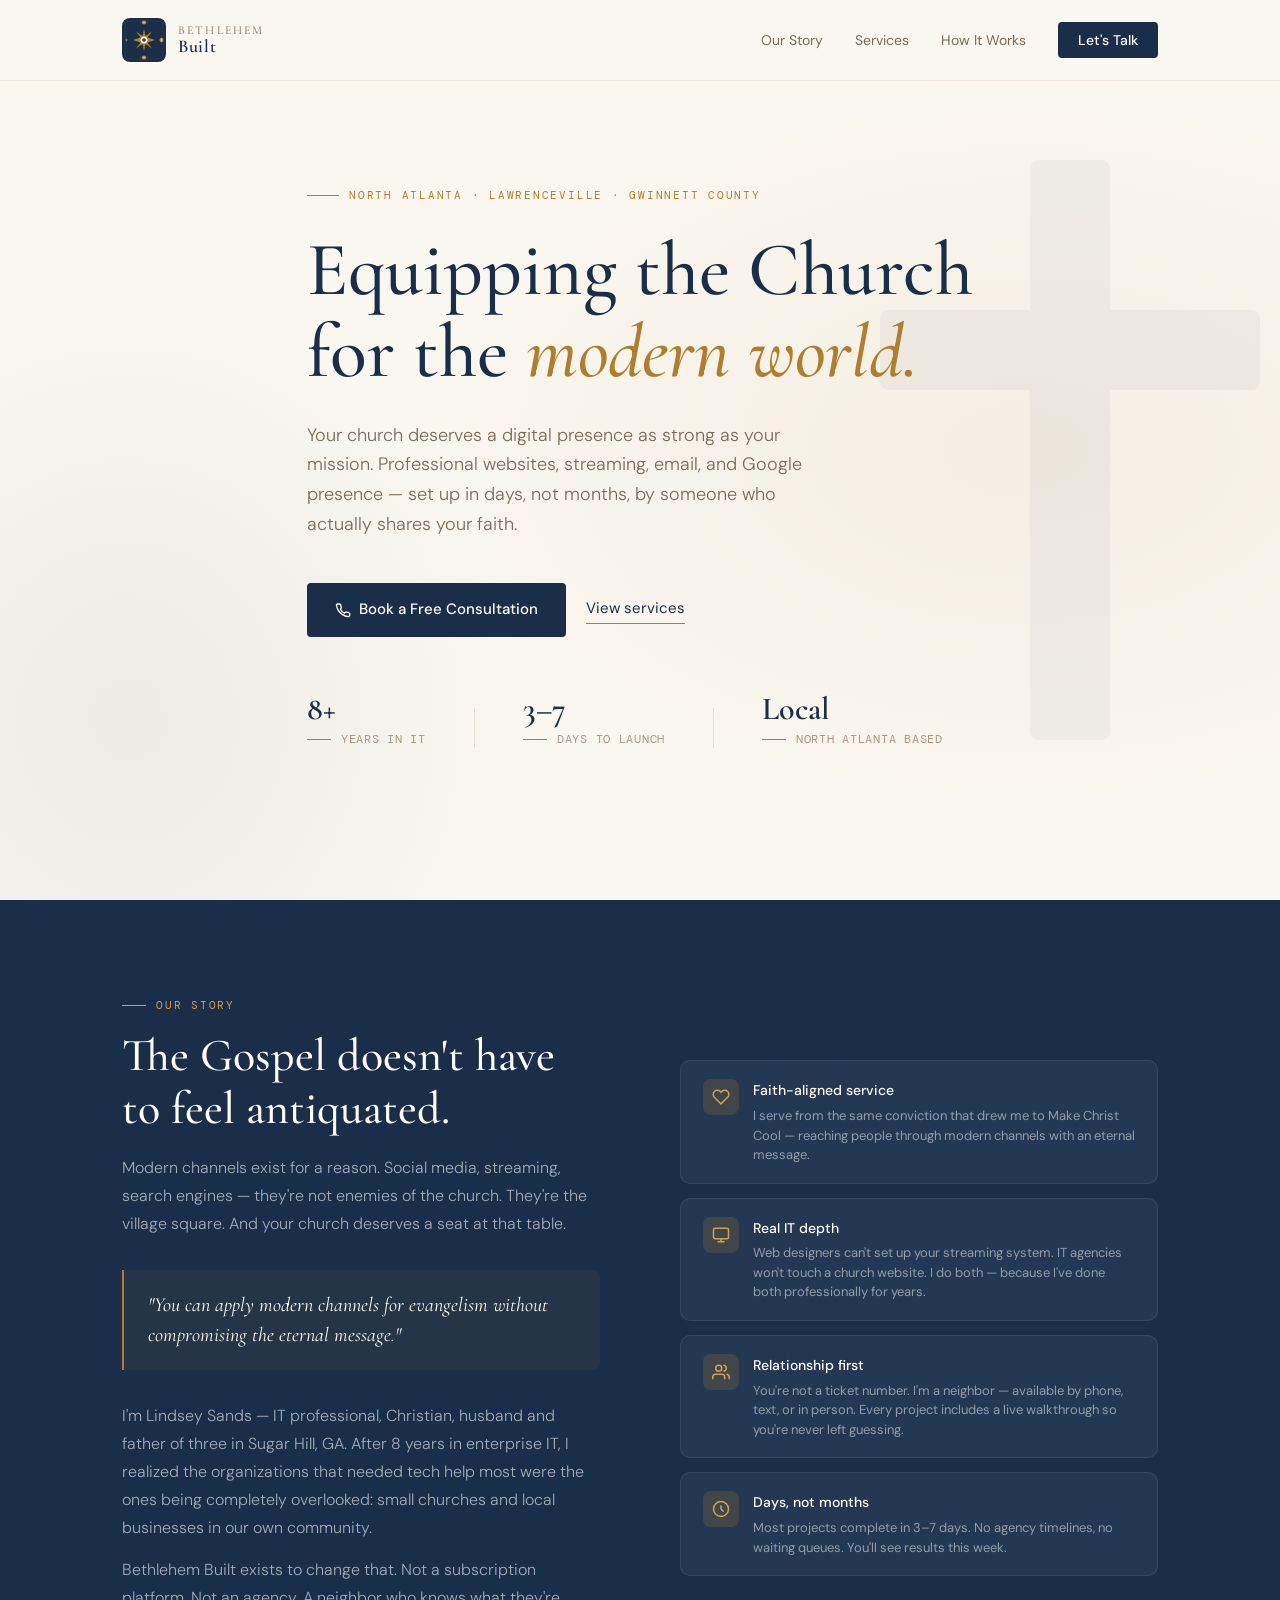
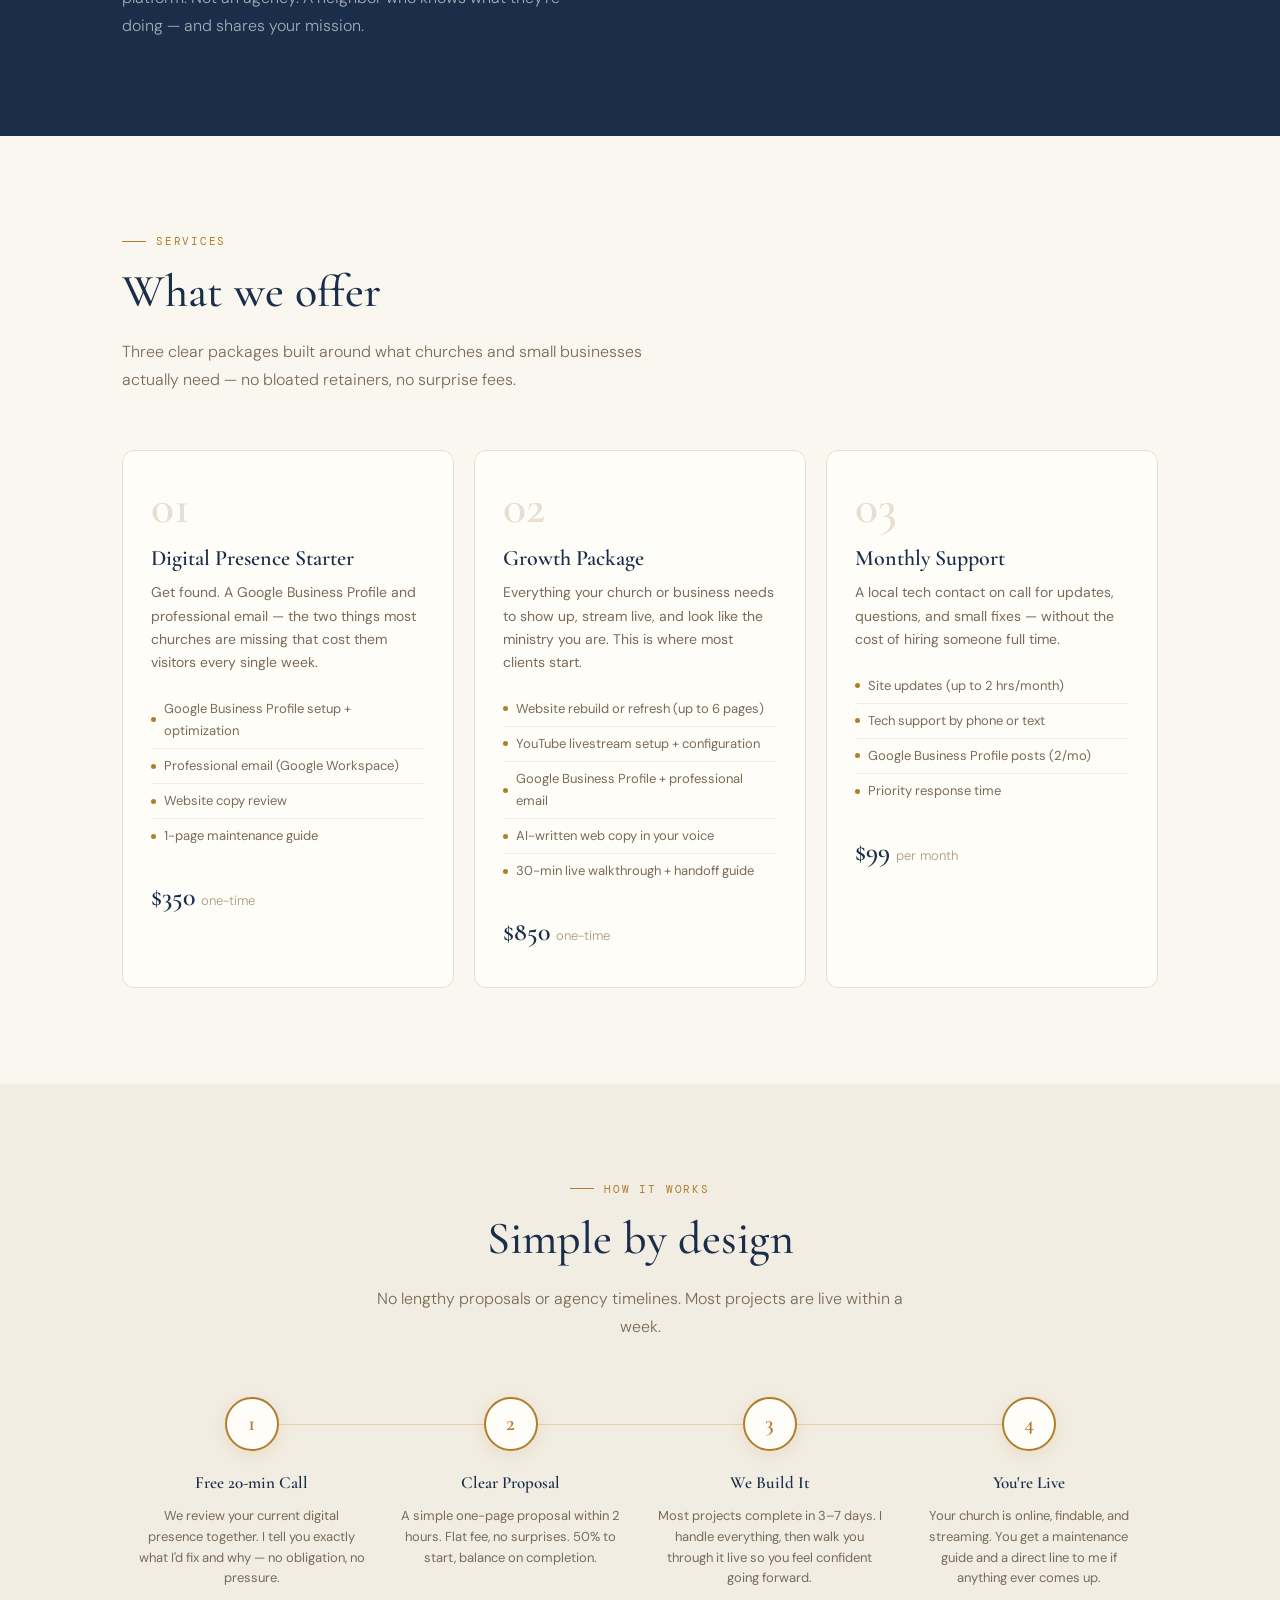
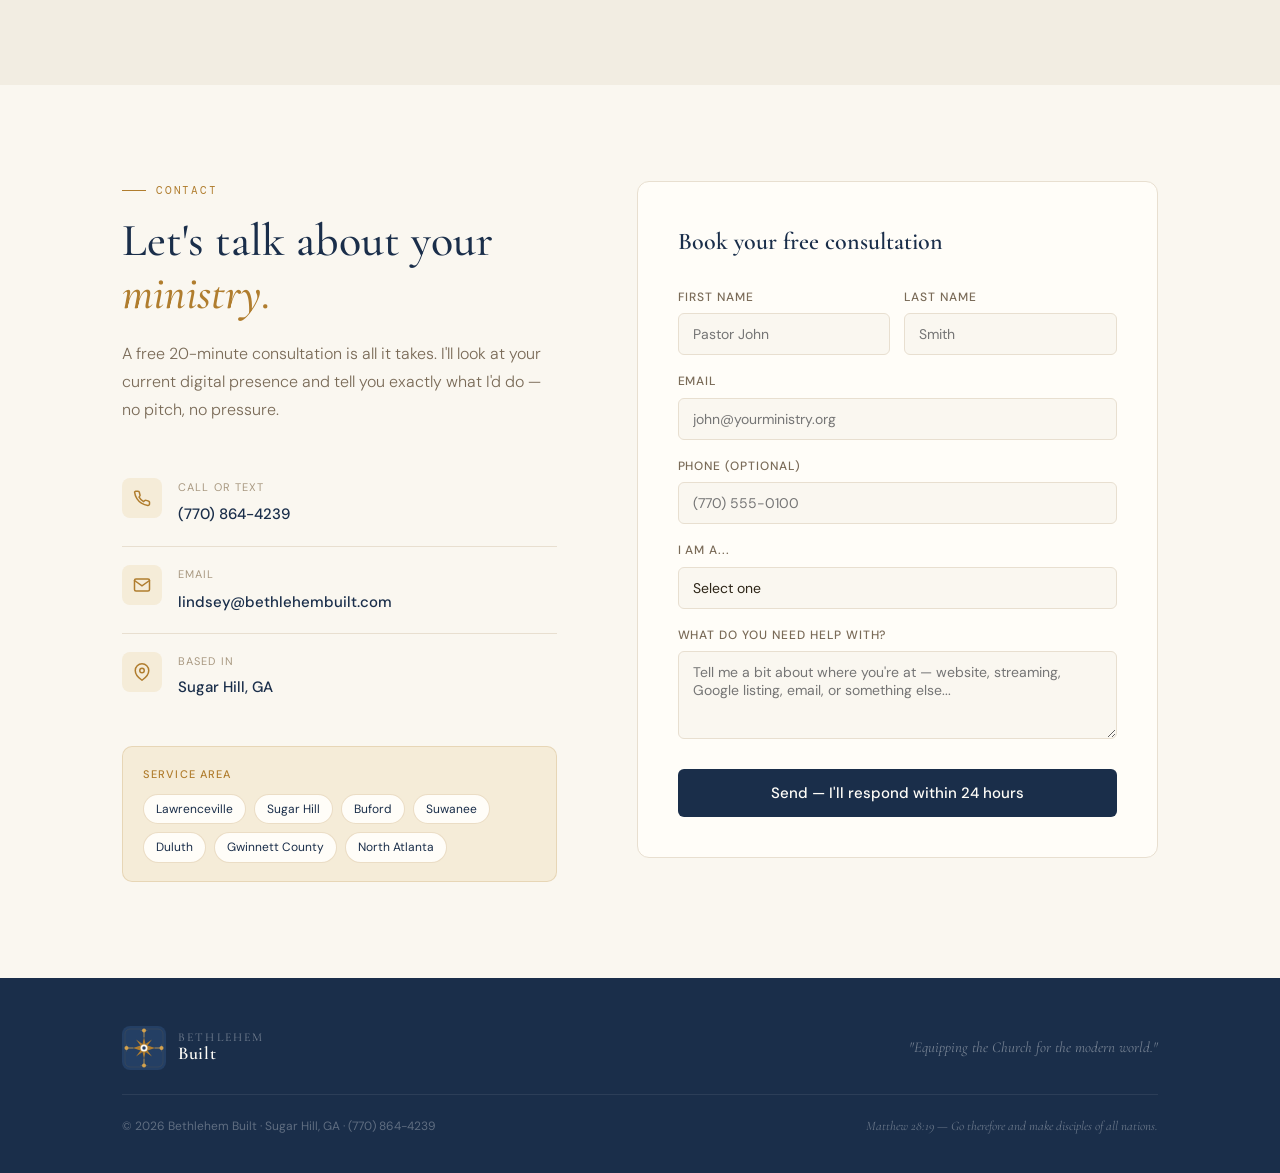
<file: index.html>
<!DOCTYPE html>
<html lang="en">
<head>
<meta charset="UTF-8">
<meta name="viewport" content="width=device-width, initial-scale=1.0">
<title>Bethlehem Built — Equipping the Church for the Modern World</title>
<link rel="preconnect" href="https://fonts.googleapis.com">
<link href="https://fonts.googleapis.com/css2?family=Cormorant+Garamond:ital,wght@0,400;0,500;0,600;1,400;1,600&family=DM+Sans:wght@300;400;500&family=DM+Mono:wght@400&display=swap" rel="stylesheet">
<style>
*, *::before, *::after { box-sizing: border-box; margin: 0; padding: 0; }
:root {
  --cream: #FAF7F0; --cream2: #F2EDE2; --cream3: #E8DFD0;
  --navy: #1A2E4A; --navy2: #243F64;
  --gold: #B07D2E; --gold-light: #D4A24E; --gold-pale: #F5ECD8;
  --text: #2C2416; --muted: #7A6B58; --muted2: #A89880; --white: #FFFDF8;
  --serif: 'Cormorant Garamond', Georgia, serif;
  --sans: 'DM Sans', system-ui, sans-serif;
  --mono: 'DM Mono', monospace;
  --t: 0.3s ease;
}
html { scroll-behavior: smooth; }
body { background: var(--cream); color: var(--text); font-family: var(--sans); font-size: 16px; line-height: 1.7; -webkit-font-smoothing: antialiased; overflow-x: hidden; }
.wrap { max-width: 1100px; margin: 0 auto; padding: 0 32px; position: relative; }

/* NAV */
nav { position: fixed; top: 0; left: 0; right: 0; z-index: 100; padding: 18px 0; background: rgba(250,247,240,0.9); backdrop-filter: blur(12px); border-bottom: 1px solid rgba(176,125,46,0.12); }
.nav-inner { display: flex; align-items: center; justify-content: space-between; }
.logo-mark { display: inline-flex; align-items: center; gap: 12px; text-decoration: none; }
.logo-icon { width: 44px; height: 44px; flex-shrink: 0; }
.logo-text { display: flex; flex-direction: column; line-height: 1.1; }
.logo-text .l-top { font-family: var(--serif); font-size: 12px; font-weight: 400; letter-spacing: 0.18em; text-transform: uppercase; color: var(--muted); }
.logo-text .l-bottom { font-family: var(--serif); font-size: 18px; font-weight: 600; color: var(--navy); letter-spacing: 0.04em; }
.nav-links { display: flex; align-items: center; gap: 32px; list-style: none; }
.nav-links a { font-size: 14px; color: var(--muted); text-decoration: none; transition: color var(--t); }
.nav-links a:hover { color: var(--navy); }
.nav-cta { background: var(--navy) !important; color: var(--white) !important; padding: 9px 20px; border-radius: 4px; font-weight: 500 !important; }
.nav-cta:hover { background: var(--navy2) !important; color: var(--white) !important; }

/* HERO */
.hero { min-height: 100vh; display: flex; align-items: center; padding: 120px 0 80px; position: relative; overflow: hidden; }
.hero-bg { position: absolute; inset: 0; background: radial-gradient(ellipse 70% 60% at 80% 50%, rgba(176,125,46,0.07) 0%, transparent 70%), radial-gradient(ellipse 50% 80% at 10% 80%, rgba(26,46,74,0.06) 0%, transparent 60%); }
.hero-cross { position: absolute; right: -40px; top: 50%; transform: translateY(-50%); opacity: 0.04; }
.hero-content { position: relative; z-index: 1; max-width: 720px; }
.eyebrow { display: inline-flex; align-items: center; gap: 10px; font-family: var(--mono); font-size: 11px; letter-spacing: 0.16em; text-transform: uppercase; color: var(--gold); margin-bottom: 24px; animation: fadeUp 0.8s ease both; }
.eyebrow::before { content: ''; width: 32px; height: 1px; background: var(--gold); }
.hero h1 { font-family: var(--serif); font-size: clamp(44px, 6vw, 76px); font-weight: 500; line-height: 1.08; color: var(--navy); margin-bottom: 28px; animation: fadeUp 0.8s 0.1s ease both; }
.hero h1 em { font-style: italic; color: var(--gold); }
.hero-sub { font-size: 18px; font-weight: 300; color: var(--muted); max-width: 520px; line-height: 1.65; margin-bottom: 44px; animation: fadeUp 0.8s 0.2s ease both; }
.hero-actions { display: flex; align-items: center; gap: 20px; flex-wrap: wrap; animation: fadeUp 0.8s 0.3s ease both; }
.btn-primary { display: inline-flex; align-items: center; gap: 8px; background: var(--navy); color: var(--white); padding: 14px 28px; border-radius: 4px; font-size: 15px; font-weight: 500; text-decoration: none; transition: background var(--t), transform var(--t); }
.btn-primary:hover { background: var(--navy2); transform: translateY(-1px); }
.btn-secondary { font-size: 15px; color: var(--navy); text-decoration: none; border-bottom: 1px solid var(--gold); padding-bottom: 2px; transition: color var(--t); }
.btn-secondary:hover { color: var(--gold); }
.hero-stats { display: flex; gap: 48px; align-items: center; margin-top: 56px; animation: fadeUp 0.8s 0.4s ease both; }
.hero-stat .s-num { font-family: var(--serif); font-size: 32px; font-weight: 600; color: var(--navy); line-height: 1; }
.hero-stat .s-label { font-size: 12px; color: var(--muted2); letter-spacing: 0.06em; text-transform: uppercase; margin-top: 4px; }
.stat-div { width: 1px; height: 40px; background: var(--cream3); }

/* SECTIONS */
section { padding: 96px 0; position: relative; }
.s-label { font-family: var(--mono); font-size: 11px; letter-spacing: 0.16em; text-transform: uppercase; color: var(--gold); margin-bottom: 14px; display: flex; align-items: center; gap: 10px; }
.s-label::before { content: ''; width: 24px; height: 1px; background: var(--gold); }
.s-title { font-family: var(--serif); font-size: clamp(30px, 4vw, 46px); font-weight: 500; line-height: 1.15; color: var(--navy); margin-bottom: 20px; }
.s-title em { font-style: italic; color: var(--gold); }
.s-body { font-size: 16px; font-weight: 300; color: var(--muted); line-height: 1.75; max-width: 560px; }

/* STORY */
.story { background: var(--navy); overflow: hidden; }
.story-inner { display: grid; grid-template-columns: 1fr 1fr; gap: 80px; align-items: center; }
.story .s-label { color: var(--gold-light); }
.story .s-label::before { background: var(--gold-light); }
.story .s-title { color: var(--white); }
.story .s-body { color: rgba(255,255,255,0.6); max-width: 100%; }
.story-quote { border-left: 2px solid var(--gold); padding: 20px 24px; margin: 32px 0; background: rgba(176,125,46,0.08); border-radius: 0 6px 6px 0; }
.story-quote p { font-family: var(--serif); font-style: italic; font-size: 20px; color: var(--white); line-height: 1.5; margin: 0; }
.story-cards { display: flex; flex-direction: column; gap: 14px; }
.s-card { background: rgba(255,255,255,0.05); border: 1px solid rgba(255,255,255,0.08); border-radius: 10px; padding: 18px 22px; display: flex; gap: 14px; align-items: flex-start; transition: background var(--t); }
.s-card:hover { background: rgba(255,255,255,0.09); }
.s-card-icon { width: 36px; height: 36px; border-radius: 8px; background: rgba(176,125,46,0.2); display: flex; align-items: center; justify-content: center; flex-shrink: 0; }
.s-card-title { font-size: 14px; font-weight: 500; color: var(--white); margin-bottom: 3px; }
.s-card-body { font-size: 13px; color: rgba(255,255,255,0.5); line-height: 1.5; }

/* SERVICES */
.services-grid { display: grid; grid-template-columns: repeat(auto-fit, minmax(280px, 1fr)); gap: 20px; margin-top: 56px; }
.svc-card { background: var(--white); border: 1px solid var(--cream3); border-radius: 12px; padding: 32px 28px; position: relative; overflow: hidden; transition: transform var(--t), box-shadow var(--t); }
.svc-card::before { content: ''; position: absolute; top: 0; left: 0; right: 0; height: 3px; background: var(--gold); transform: scaleX(0); transform-origin: left; transition: transform 0.4s ease; }
.svc-card:hover { transform: translateY(-4px); box-shadow: 0 16px 40px rgba(26,46,74,0.1); }
.svc-card:hover::before { transform: scaleX(1); }
.svc-num { font-family: var(--serif); font-size: 48px; font-weight: 600; color: var(--cream3); line-height: 1; margin-bottom: 14px; }
.svc-name { font-family: var(--serif); font-size: 22px; font-weight: 600; color: var(--navy); margin-bottom: 10px; line-height: 1.2; }
.svc-desc { font-size: 14px; color: var(--muted); line-height: 1.65; margin-bottom: 18px; }
.svc-list { list-style: none; font-size: 13px; color: var(--muted); margin-bottom: 22px; }
.svc-list li { padding: 6px 0; border-bottom: 1px solid var(--cream2); display: flex; align-items: center; gap: 8px; }
.svc-list li:last-child { border-bottom: none; }
.svc-list li::before { content: ''; width: 5px; height: 5px; border-radius: 50%; background: var(--gold); flex-shrink: 0; }
.svc-price { font-family: var(--serif); font-size: 26px; font-weight: 600; color: var(--navy); }
.svc-price span { font-family: var(--sans); font-size: 13px; color: var(--muted2); font-weight: 300; }

/* HOW */
.how { background: var(--cream2); }
.how-center { text-align: center; max-width: 560px; margin: 0 auto; }
.how-center .s-label { justify-content: center; }
.how-steps { display: grid; grid-template-columns: repeat(4, 1fr); gap: 0; margin-top: 56px; position: relative; }
.how-steps::before { content: ''; position: absolute; top: 27px; left: 15%; right: 15%; height: 1px; background: var(--gold-light); opacity: 0.4; }
.how-step { text-align: center; padding: 0 16px; position: relative; z-index: 1; }
.how-circle { width: 54px; height: 54px; border-radius: 50%; background: var(--white); border: 2px solid var(--gold); display: flex; align-items: center; justify-content: center; margin: 0 auto 18px; font-family: var(--serif); font-size: 22px; font-weight: 600; color: var(--gold); box-shadow: 0 4px 16px rgba(176,125,46,0.15); }
.how-step-title { font-family: var(--serif); font-size: 17px; font-weight: 600; color: var(--navy); margin-bottom: 8px; }
.how-step-body { font-size: 13px; color: var(--muted); line-height: 1.6; }

/* CONTACT */
.contact-inner { display: grid; grid-template-columns: 1fr 1.2fr; gap: 80px; align-items: start; }
.contact-form-wrap { background: var(--white); border: 1px solid var(--cream3); border-radius: 12px; padding: 40px; }
.form-title { font-family: var(--serif); font-size: 24px; font-weight: 600; color: var(--navy); margin-bottom: 24px; }
.fg { margin-bottom: 16px; }
.fg label { display: block; font-size: 12px; font-weight: 500; letter-spacing: 0.08em; text-transform: uppercase; color: var(--muted); margin-bottom: 6px; }
.fg input, .fg select, .fg textarea { width: 100%; padding: 11px 14px; border: 1px solid var(--cream3); border-radius: 6px; background: var(--cream); font-family: var(--sans); font-size: 14px; color: var(--text); outline: none; transition: border-color var(--t); -webkit-appearance: none; }
.fg input:focus, .fg select:focus, .fg textarea:focus { border-color: var(--gold); background: var(--white); }
.fg textarea { resize: vertical; min-height: 88px; }
.fg-row { display: grid; grid-template-columns: 1fr 1fr; gap: 14px; }
.btn-sub { width: 100%; padding: 14px; background: var(--navy); color: var(--white); border: none; border-radius: 6px; font-family: var(--sans); font-size: 15px; font-weight: 500; cursor: pointer; transition: background var(--t); margin-top: 6px; }
.btn-sub:hover { background: var(--navy2); }
.form-success { display: none; text-align: center; padding: 32px 20px; }
.form-success .check { font-size: 40px; margin-bottom: 12px; }
.form-success h3 { font-family: var(--serif); font-size: 22px; color: var(--navy); margin-bottom: 8px; }
.form-success p { font-size: 14px; color: var(--muted); }
.c-detail { display: flex; gap: 16px; align-items: flex-start; padding: 18px 0; border-bottom: 1px solid var(--cream3); }
.c-detail:last-of-type { border-bottom: none; }
.c-icon { width: 40px; height: 40px; border-radius: 8px; background: var(--gold-pale); display: flex; align-items: center; justify-content: center; flex-shrink: 0; }
.c-icon svg { width: 18px; height: 18px; }
.c-label { font-size: 11px; letter-spacing: 0.1em; text-transform: uppercase; color: var(--muted2); margin-bottom: 4px; }
.c-value { font-size: 15px; color: var(--navy); font-weight: 500; text-decoration: none; }
.c-value:hover { color: var(--gold); }
.area-box { background: var(--gold-pale); border: 1px solid rgba(176,125,46,0.2); border-radius: 10px; padding: 18px 20px; margin-top: 28px; }
.area-title { font-size: 11px; letter-spacing: 0.1em; text-transform: uppercase; color: var(--gold); margin-bottom: 10px; font-weight: 500; }
.area-pills { display: flex; flex-wrap: wrap; gap: 8px; }
.pill { background: var(--white); border: 1px solid rgba(176,125,46,0.25); border-radius: 20px; padding: 4px 12px; font-size: 12px; color: var(--navy); }

/* FOOTER */
footer { background: var(--navy); padding: 48px 0 36px; }
.footer-top { display: flex; justify-content: space-between; align-items: center; flex-wrap: wrap; gap: 24px; padding-bottom: 24px; border-bottom: 1px solid rgba(255,255,255,0.08); margin-bottom: 20px; }
.footer-tagline { font-family: var(--serif); font-style: italic; font-size: 15px; color: rgba(255,255,255,0.4); max-width: 320px; }
footer .l-top { color: rgba(255,255,255,0.4) !important; }
footer .l-bottom { color: var(--white) !important; }
.footer-bottom { display: flex; justify-content: space-between; align-items: center; flex-wrap: wrap; gap: 12px; font-size: 12px; color: rgba(255,255,255,0.3); }
.footer-verse { font-family: var(--serif); font-style: italic; color: rgba(255,255,255,0.35); font-size: 13px; }

@keyframes fadeUp { from { opacity: 0; transform: translateY(20px); } to { opacity: 1; transform: translateY(0); } }

@media (max-width: 900px) {
  .story-inner { grid-template-columns: 1fr; gap: 48px; }
  .contact-inner { grid-template-columns: 1fr; gap: 48px; }
  .how-steps { grid-template-columns: 1fr 1fr; gap: 32px; }
  .how-steps::before { display: none; }
}
@media (max-width: 680px) {
  .wrap { padding: 0 20px; }
  .nav-links { display: none; }
  .hero { padding: 100px 0 60px; min-height: auto; }
  section { padding: 64px 0; }
  .hero-stats { gap: 20px; }
  .fg-row { grid-template-columns: 1fr; }
  .contact-form-wrap { padding: 24px 20px; }
  .services-grid { grid-template-columns: 1fr; }
  .how-steps { grid-template-columns: 1fr 1fr; }
}
</style>
</head>
<body>

<nav>
  <div class="wrap">
    <div class="nav-inner">
      <a href="#" class="logo-mark">
        <!-- Animated logo icon -->
        <svg class="logo-icon" viewBox="0 0 88 88" fill="none" xmlns="http://www.w3.org/2000/svg">
          <defs>
            <mask id="mn">
              <rect x="40" y="6" width="8" height="16" fill="white">
                <animate attributeName="height" from="0" to="16" dur="0.3s" begin="0.6s" fill="freeze"/>
                <animate attributeName="y" from="22" to="6" dur="0.3s" begin="0.6s" fill="freeze"/>
              </rect>
            </mask>
            <mask id="me">
              <rect x="62" y="40" width="16" height="8" fill="white">
                <animate attributeName="width" from="0" to="16" dur="0.3s" begin="0.8s" fill="freeze"/>
              </rect>
            </mask>
            <mask id="ms">
              <rect x="40" y="62" width="8" height="16" fill="white">
                <animate attributeName="height" from="0" to="16" dur="0.3s" begin="1.0s" fill="freeze"/>
              </rect>
            </mask>
            <mask id="mw">
              <rect x="10" y="40" width="16" height="8" fill="white">
                <animate attributeName="width" from="0" to="16" dur="0.3s" begin="1.2s" fill="freeze"/>
                <animate attributeName="x" from="26" to="10" dur="0.3s" begin="1.2s" fill="freeze"/>
              </rect>
            </mask>
          </defs>

          <!-- Badge -->
          <rect width="88" height="88" rx="16" fill="#1A2E4A">
            <animate attributeName="opacity" from="0" to="1" dur="0.4s" begin="0s" fill="freeze"/>
          </rect>
          <rect x="6" y="6" width="76" height="76" rx="10" fill="none" stroke="#B07D2E" stroke-width="0.7" opacity="0.35">
            <animate attributeName="opacity" from="0" to="0.35" dur="0.4s" begin="0.15s" fill="freeze"/>
          </rect>

          <!-- 8-point star scaled to 88x88 center=44,44 -->
          <polygon transform-origin="44 44"
            points="44,22 47,36 60,27 51,39 66,44 51,49 60,61 47,52 44,66 41,52 28,61 37,49 22,44 37,39 28,27 41,36"
            fill="#B07D2E">
            <animateTransform attributeName="transform" type="scale" from="0" to="1" dur="0.5s" begin="0.2s" fill="freeze" calcMode="spline" keySplines="0.34 1.56 0.64 1" additive="sum"/>
          </polygon>

          <!-- North line + node -->
          <line x1="44" y1="22" x2="44" y2="14" stroke="#D4A24E" stroke-width="1.6" stroke-linecap="round" mask="url(#mn)"/>
          <circle cx="44" cy="9" r="4" fill="#D4A24E">
            <animate attributeName="opacity" from="0" to="1" dur="0.2s" begin="0.9s" fill="freeze"/>
            <animate attributeName="r" from="0" to="4" dur="0.2s" begin="0.9s" fill="freeze"/>
          </circle>
          <line x1="38" y1="9" x2="50" y2="9" stroke="#D4A24E" stroke-width="1" stroke-linecap="round" opacity="0">
            <animate attributeName="opacity" from="0" to="0.5" dur="0.2s" begin="0.95s" fill="freeze"/>
          </line>

          <!-- East line + node -->
          <line x1="66" y1="44" x2="74" y2="44" stroke="#D4A24E" stroke-width="1.6" stroke-linecap="round" mask="url(#me)"/>
          <circle cx="79" cy="44" r="4" fill="#D4A24E">
            <animate attributeName="opacity" from="0" to="1" dur="0.2s" begin="1.1s" fill="freeze"/>
            <animate attributeName="r" from="0" to="4" dur="0.2s" begin="1.1s" fill="freeze"/>
          </circle>
          <line x1="79" y1="38" x2="79" y2="50" stroke="#D4A24E" stroke-width="1" stroke-linecap="round" opacity="0">
            <animate attributeName="opacity" from="0" to="0.5" dur="0.2s" begin="1.15s" fill="freeze"/>
          </line>

          <!-- South line + node -->
          <line x1="44" y1="66" x2="44" y2="74" stroke="#D4A24E" stroke-width="1.6" stroke-linecap="round" mask="url(#ms)"/>
          <circle cx="44" cy="79" r="4" fill="#D4A24E">
            <animate attributeName="opacity" from="0" to="1" dur="0.2s" begin="1.3s" fill="freeze"/>
            <animate attributeName="r" from="0" to="4" dur="0.2s" begin="1.3s" fill="freeze"/>
          </circle>
          <line x1="38" y1="79" x2="50" y2="79" stroke="#D4A24E" stroke-width="1" stroke-linecap="round" opacity="0">
            <animate attributeName="opacity" from="0" to="0.5" dur="0.2s" begin="1.35s" fill="freeze"/>
          </line>

          <!-- West line + node -->
          <line x1="22" y1="44" x2="14" y2="44" stroke="#D4A24E" stroke-width="1.6" stroke-linecap="round" mask="url(#mw)"/>
          <circle cx="9" cy="44" r="4" fill="#D4A24E">
            <animate attributeName="opacity" from="0" to="1" dur="0.2s" begin="1.5s" fill="freeze"/>
            <animate attributeName="r" from="0" to="4" dur="0.2s" begin="1.5s" fill="freeze"/>
          </circle>
          <line x1="9" y1="38" x2="9" y2="50" stroke="#D4A24E" stroke-width="1" stroke-linecap="round" opacity="0">
            <animate attributeName="opacity" from="0" to="0.5" dur="0.2s" begin="1.55s" fill="freeze"/>
          </line>

          <!-- Center dot -->
          <circle cx="44" cy="44" r="7" fill="#FAF7F0">
            <animate attributeName="r" from="0" to="7" dur="0.3s" begin="0.5s" fill="freeze" calcMode="spline" keySplines="0.34 1.56 0.64 1"/>
          </circle>
          <circle cx="44" cy="44" r="3.5" fill="#1A2E4A">
            <animate attributeName="r" from="0" to="3.5" dur="0.3s" begin="0.55s" fill="freeze"/>
          </circle>
        </svg>

        <!-- Wordmark fades in after animation -->
        <div class="logo-text" style="opacity:0;animation: fadeUp 0.5s 1.6s ease both;">
          <span class="l-top">Bethlehem</span>
          <span class="l-bottom">Built</span>
        </div>
      </a>
      <ul class="nav-links">
        <li><a href="#story">Our Story</a></li>
        <li><a href="#services">Services</a></li>
        <li><a href="#how">How It Works</a></li>
        <li><a href="#contact" class="nav-cta">Let's Talk</a></li>
      </ul>
    </div>
  </div>
</nav>

<section class="hero" id="home">
  <div class="hero-bg"></div>
  <svg class="hero-cross" width="500" height="700" viewBox="0 0 500 700" fill="none">
    <rect x="210" y="60" width="80" height="580" rx="8" fill="#1A2E4A"/>
    <rect x="60" y="210" width="380" height="80" rx="8" fill="#1A2E4A"/>
  </svg>
  <div class="wrap">
    <div class="hero-content">
      <div class="eyebrow">North Atlanta · Lawrenceville · Gwinnett County</div>
      <h1>Equipping the Church<br>for the <em>modern world.</em></h1>
      <p class="hero-sub">Your church deserves a digital presence as strong as your mission. Professional websites, streaming, email, and Google presence — set up in days, not months, by someone who actually shares your faith.</p>
      <div class="hero-actions">
        <a href="#contact" class="btn-primary">
          <svg width="16" height="16" viewBox="0 0 24 24" fill="none" stroke="currentColor" stroke-width="2" stroke-linecap="round"><path d="M22 16.92v3a2 2 0 0 1-2.18 2 19.79 19.79 0 0 1-8.63-3.07 19.5 19.5 0 0 1-5.99-5.99 19.79 19.79 0 0 1-3.07-8.67A2 2 0 0 1 3.6 3h3a2 2 0 0 1 2 1.72c.127.96.361 1.903.7 2.81a2 2 0 0 1-.45 2.11L8.09 10.91a16 16 0 0 0 6 6l1.27-1.27a2 2 0 0 1 2.11-.45c.907.339 1.85.573 2.81.7A2 2 0 0 1 22 17.92z"/></svg>
          Book a Free Consultation
        </a>
        <a href="#services" class="btn-secondary">View services</a>
      </div>
      <div class="hero-stats">
        <div class="hero-stat"><div class="s-num">8+</div><div class="s-label">Years in IT</div></div>
        <div class="stat-div"></div>
        <div class="hero-stat"><div class="s-num">3–7</div><div class="s-label">Days to launch</div></div>
        <div class="stat-div"></div>
        <div class="hero-stat"><div class="s-num">Local</div><div class="s-label">North Atlanta based</div></div>
      </div>
    </div>
  </div>
</section>

<section class="story" id="story">
  <div class="wrap">
    <div class="story-inner">
      <div>
        <div class="s-label">Our Story</div>
        <h2 class="s-title">The Gospel doesn't have to feel antiquated.</h2>
        <p class="s-body">Modern channels exist for a reason. Social media, streaming, search engines — they're not enemies of the church. They're the village square. And your church deserves a seat at that table.</p>
        <div class="story-quote">
          <p>"You can apply modern channels for evangelism without compromising the eternal message."</p>
        </div>
        <p class="s-body">I'm Lindsey Sands — IT professional, Christian, husband and father of three in Sugar Hill, GA. After 8 years in enterprise IT, I realized the organizations that needed tech help most were the ones being completely overlooked: small churches and local businesses in our own community.</p>
        <p class="s-body" style="margin-top:14px;">Bethlehem Built exists to change that. Not a subscription platform. Not an agency. A neighbor who knows what they're doing — and shares your mission.</p>
      </div>
      <div class="story-cards">
        <div class="s-card">
          <div class="s-card-icon"><svg width="18" height="18" viewBox="0 0 24 24" fill="none" stroke="#D4A24E" stroke-width="2" stroke-linecap="round"><path d="M20.84 4.61a5.5 5.5 0 0 0-7.78 0L12 5.67l-1.06-1.06a5.5 5.5 0 0 0-7.78 7.78l1.06 1.06L12 21.23l7.78-7.78 1.06-1.06a5.5 5.5 0 0 0 0-7.78z"/></svg></div>
          <div><div class="s-card-title">Faith-aligned service</div><div class="s-card-body">I serve from the same conviction that drew me to Make Christ Cool — reaching people through modern channels with an eternal message.</div></div>
        </div>
        <div class="s-card">
          <div class="s-card-icon"><svg width="18" height="18" viewBox="0 0 24 24" fill="none" stroke="#D4A24E" stroke-width="2" stroke-linecap="round"><rect x="2" y="3" width="20" height="14" rx="2"/><path d="M8 21h8m-4-4v4"/></svg></div>
          <div><div class="s-card-title">Real IT depth</div><div class="s-card-body">Web designers can't set up your streaming system. IT agencies won't touch a church website. I do both — because I've done both professionally for years.</div></div>
        </div>
        <div class="s-card">
          <div class="s-card-icon"><svg width="18" height="18" viewBox="0 0 24 24" fill="none" stroke="#D4A24E" stroke-width="2" stroke-linecap="round"><path d="M17 21v-2a4 4 0 0 0-4-4H5a4 4 0 0 0-4 4v2"/><circle cx="9" cy="7" r="4"/><path d="M23 21v-2a4 4 0 0 0-3-3.87M16 3.13a4 4 0 0 1 0 7.75"/></svg></div>
          <div><div class="s-card-title">Relationship first</div><div class="s-card-body">You're not a ticket number. I'm a neighbor — available by phone, text, or in person. Every project includes a live walkthrough so you're never left guessing.</div></div>
        </div>
        <div class="s-card">
          <div class="s-card-icon"><svg width="18" height="18" viewBox="0 0 24 24" fill="none" stroke="#D4A24E" stroke-width="2" stroke-linecap="round"><circle cx="12" cy="12" r="10"/><path d="M12 8v4l3 3"/></svg></div>
          <div><div class="s-card-title">Days, not months</div><div class="s-card-body">Most projects complete in 3–7 days. No agency timelines, no waiting queues. You'll see results this week.</div></div>
        </div>
      </div>
    </div>
  </div>
</section>

<section id="services">
  <div class="wrap">
    <div class="s-label">Services</div>
    <h2 class="s-title">What we offer</h2>
    <p class="s-body">Three clear packages built around what churches and small businesses actually need — no bloated retainers, no surprise fees.</p>
    <div class="services-grid">
      <div class="svc-card">
        <div class="svc-num">01</div>
        <div class="svc-name">Digital Presence Starter</div>
        <div class="svc-desc">Get found. A Google Business Profile and professional email — the two things most churches are missing that cost them visitors every single week.</div>
        <ul class="svc-list">
          <li>Google Business Profile setup + optimization</li>
          <li>Professional email (Google Workspace)</li>
          <li>Website copy review</li>
          <li>1-page maintenance guide</li>
        </ul>
        <div class="svc-price">$350 <span>one-time</span></div>
      </div>
      <div class="svc-card">
        <div class="svc-num">02</div>
        <div class="svc-name">Growth Package</div>
        <div class="svc-desc">Everything your church or business needs to show up, stream live, and look like the ministry you are. This is where most clients start.</div>
        <ul class="svc-list">
          <li>Website rebuild or refresh (up to 6 pages)</li>
          <li>YouTube livestream setup + configuration</li>
          <li>Google Business Profile + professional email</li>
          <li>AI-written web copy in your voice</li>
          <li>30-min live walkthrough + handoff guide</li>
        </ul>
        <div class="svc-price">$850 <span>one-time</span></div>
      </div>
      <div class="svc-card">
        <div class="svc-num">03</div>
        <div class="svc-name">Monthly Support</div>
        <div class="svc-desc">A local tech contact on call for updates, questions, and small fixes — without the cost of hiring someone full time.</div>
        <ul class="svc-list">
          <li>Site updates (up to 2 hrs/month)</li>
          <li>Tech support by phone or text</li>
          <li>Google Business Profile posts (2/mo)</li>
          <li>Priority response time</li>
        </ul>
        <div class="svc-price">$99 <span>per month</span></div>
      </div>
    </div>
  </div>
</section>

<section class="how" id="how">
  <div class="wrap">
    <div class="how-center">
      <div class="s-label">How it works</div>
      <h2 class="s-title">Simple by design</h2>
      <p class="s-body" style="margin: 0 auto;">No lengthy proposals or agency timelines. Most projects are live within a week.</p>
    </div>
    <div class="how-steps">
      <div class="how-step">
        <div class="how-circle">1</div>
        <div class="how-step-title">Free 20-min Call</div>
        <div class="how-step-body">We review your current digital presence together. I tell you exactly what I'd fix and why — no obligation, no pressure.</div>
      </div>
      <div class="how-step">
        <div class="how-circle">2</div>
        <div class="how-step-title">Clear Proposal</div>
        <div class="how-step-body">A simple one-page proposal within 2 hours. Flat fee, no surprises. 50% to start, balance on completion.</div>
      </div>
      <div class="how-step">
        <div class="how-circle">3</div>
        <div class="how-step-title">We Build It</div>
        <div class="how-step-body">Most projects complete in 3–7 days. I handle everything, then walk you through it live so you feel confident going forward.</div>
      </div>
      <div class="how-step">
        <div class="how-circle">4</div>
        <div class="how-step-title">You're Live</div>
        <div class="how-step-body">Your church is online, findable, and streaming. You get a maintenance guide and a direct line to me if anything ever comes up.</div>
      </div>
    </div>
  </div>
</section>

<section id="contact">
  <div class="wrap">
    <div class="contact-inner">
      <div>
        <div class="s-label">Contact</div>
        <h2 class="s-title">Let's talk about your <em>ministry.</em></h2>
        <p class="s-body">A free 20-minute consultation is all it takes. I'll look at your current digital presence and tell you exactly what I'd do — no pitch, no pressure.</p>
        <div style="margin-top:36px;">
          <div class="c-detail">
            <div class="c-icon"><svg viewBox="0 0 24 24" fill="none" stroke="#B07D2E" stroke-width="2" stroke-linecap="round"><path d="M22 16.92v3a2 2 0 0 1-2.18 2 19.79 19.79 0 0 1-8.63-3.07 19.5 19.5 0 0 1-5.99-5.99 19.79 19.79 0 0 1-3.07-8.67A2 2 0 0 1 3.6 3h3a2 2 0 0 1 2 1.72c.127.96.361 1.903.7 2.81a2 2 0 0 1-.45 2.11L8.09 10.91a16 16 0 0 0 6 6l1.27-1.27a2 2 0 0 1 2.11-.45c.907.339 1.85.573 2.81.7A2 2 0 0 1 22 17.92z"/></svg></div>
            <div><div class="c-label">Call or text</div><a href="tel:7708644239" class="c-value">(770) 864-4239</a></div>
          </div>
          <div class="c-detail">
            <div class="c-icon"><svg viewBox="0 0 24 24" fill="none" stroke="#B07D2E" stroke-width="2" stroke-linecap="round"><path d="M4 4h16c1.1 0 2 .9 2 2v12c0 1.1-.9 2-2 2H4c-1.1 0-2-.9-2-2V6c0-1.1.9-2 2-2z"/><polyline points="22,6 12,13 2,6"/></svg></div>
            <div><div class="c-label">Email</div><a href="mailto:lindsey@bethlehembuilt.com" class="c-value">lindsey@bethlehembuilt.com</a></div>
          </div>
          <div class="c-detail">
            <div class="c-icon"><svg viewBox="0 0 24 24" fill="none" stroke="#B07D2E" stroke-width="2" stroke-linecap="round"><path d="M21 10c0 7-9 13-9 13s-9-6-9-13a9 9 0 0 1 18 0z"/><circle cx="12" cy="10" r="3"/></svg></div>
            <div><div class="c-label">Based in</div><div class="c-value">Sugar Hill, GA</div></div>
          </div>
        </div>
        <div class="area-box">
          <div class="area-title">Service area</div>
          <div class="area-pills">
            <span class="pill">Lawrenceville</span><span class="pill">Sugar Hill</span><span class="pill">Buford</span>
            <span class="pill">Suwanee</span><span class="pill">Duluth</span><span class="pill">Gwinnett County</span><span class="pill">North Atlanta</span>
          </div>
        </div>
      </div>
      <div class="contact-form-wrap">
        <div id="form-fields">
          <div class="form-title">Book your free consultation</div>
          <form action="https://formspree.io/f/mlgvwnww" method="POST" id="consultation-form">
            <div class="fg-row">
              <div class="fg"><label>First name</label><input type="text" name="first_name" placeholder="Pastor John" required></div>
              <div class="fg"><label>Last name</label><input type="text" name="last_name" placeholder="Smith" required></div>
            </div>
            <div class="fg"><label>Email</label><input type="email" name="email" placeholder="john@yourministry.org" required></div>
            <div class="fg"><label>Phone (optional)</label><input type="tel" name="phone" placeholder="(770) 555-0100"></div>
            <div class="fg">
              <label>I am a...</label>
              <select name="client_type"><option value="">Select one</option><option>Church / Ministry</option><option>Small Business</option><option>Non-profit</option><option>Other</option></select>
            </div>
            <div class="fg"><label>What do you need help with?</label><textarea name="message" placeholder="Tell me a bit about where you're at — website, streaming, Google listing, email, or something else..."></textarea></div>
            <button type="submit" class="btn-sub">Send — I'll respond within 24 hours</button>
          </form>
        </div>
        <div class="form-success" id="form-success">
          <div class="check">✝</div>
          <h3>Message received!</h3>
          <p>Thanks for reaching out. Lindsey will be in touch within 24 hours.</p>
        </div>
      </div>
    </div>
  </div>
</section>

<footer>
  <div class="wrap">
    <div class="footer-top">
      <a href="#" class="logo-mark">
        <svg class="logo-icon" viewBox="0 0 88 88" fill="none">
          <rect width="88" height="88" rx="16" fill="#243F64"/>
          <rect x="6" y="6" width="76" height="76" rx="10" fill="none" stroke="#B07D2E" stroke-width="0.7" opacity="0.35"/>
          <polygon points="44,22 47,36 60,27 51,39 66,44 51,49 60,61 47,52 44,66 41,52 28,61 37,49 22,44 37,39 28,27 41,36" fill="#B07D2E"/>
          <line x1="44" y1="22" x2="44" y2="9" stroke="#D4A24E" stroke-width="1.6" stroke-linecap="round"/>
          <circle cx="44" cy="9" r="4" fill="#D4A24E"/>
          <line x1="38" y1="9" x2="50" y2="9" stroke="#D4A24E" stroke-width="1" stroke-linecap="round" opacity="0.5"/>
          <line x1="66" y1="44" x2="79" y2="44" stroke="#D4A24E" stroke-width="1.6" stroke-linecap="round"/>
          <circle cx="79" cy="44" r="4" fill="#D4A24E"/>
          <line x1="79" y1="38" x2="79" y2="50" stroke="#D4A24E" stroke-width="1" stroke-linecap="round" opacity="0.5"/>
          <line x1="44" y1="66" x2="44" y2="79" stroke="#D4A24E" stroke-width="1.6" stroke-linecap="round"/>
          <circle cx="44" cy="79" r="4" fill="#D4A24E"/>
          <line x1="38" y1="79" x2="50" y2="79" stroke="#D4A24E" stroke-width="1" stroke-linecap="round" opacity="0.5"/>
          <line x1="22" y1="44" x2="9" y2="44" stroke="#D4A24E" stroke-width="1.6" stroke-linecap="round"/>
          <circle cx="9" cy="44" r="4" fill="#D4A24E"/>
          <line x1="9" y1="38" x2="9" y2="50" stroke="#D4A24E" stroke-width="1" stroke-linecap="round" opacity="0.5"/>
          <circle cx="44" cy="44" r="7" fill="#FAF7F0"/>
          <circle cx="44" cy="44" r="3.5" fill="#243F64"/>
        </svg>
        <div class="logo-text">
          <span class="l-top">Bethlehem</span>
          <span class="l-bottom">Built</span>
        </div>
      </a>
      <p class="footer-tagline">"Equipping the Church for the modern world."</p>
    </div>
    <div class="footer-bottom">
      <span>© 2026 Bethlehem Built · Sugar Hill, GA · (770) 864-4239</span>
      <span class="footer-verse">Matthew 28:19 — Go therefore and make disciples of all nations.</span>
    </div>
  </div>
</footer>

<script>
  const form = document.getElementById('consultation-form');
  const formFields = document.getElementById('form-fields');
  const formSuccess = document.getElementById('form-success');

  form.addEventListener('submit', async function(e) {
    e.preventDefault();
    const btn = form.querySelector('.btn-sub');
    btn.textContent = 'Sending...';
    btn.disabled = true;
    try {
      const response = await fetch(form.action, {
        method: 'POST',
        body: new FormData(form),
        headers: { 'Accept': 'application/json' }
      });
      if (response.ok) {
        formFields.style.display = 'none';
        formSuccess.style.display = 'block';
      } else {
        btn.textContent = 'Something went wrong — please try again';
        btn.disabled = false;
      }
    } catch {
      btn.textContent = 'Something went wrong — please try again';
      btn.disabled = false;
    }
  });
</script>

</body>
</html>
</file>
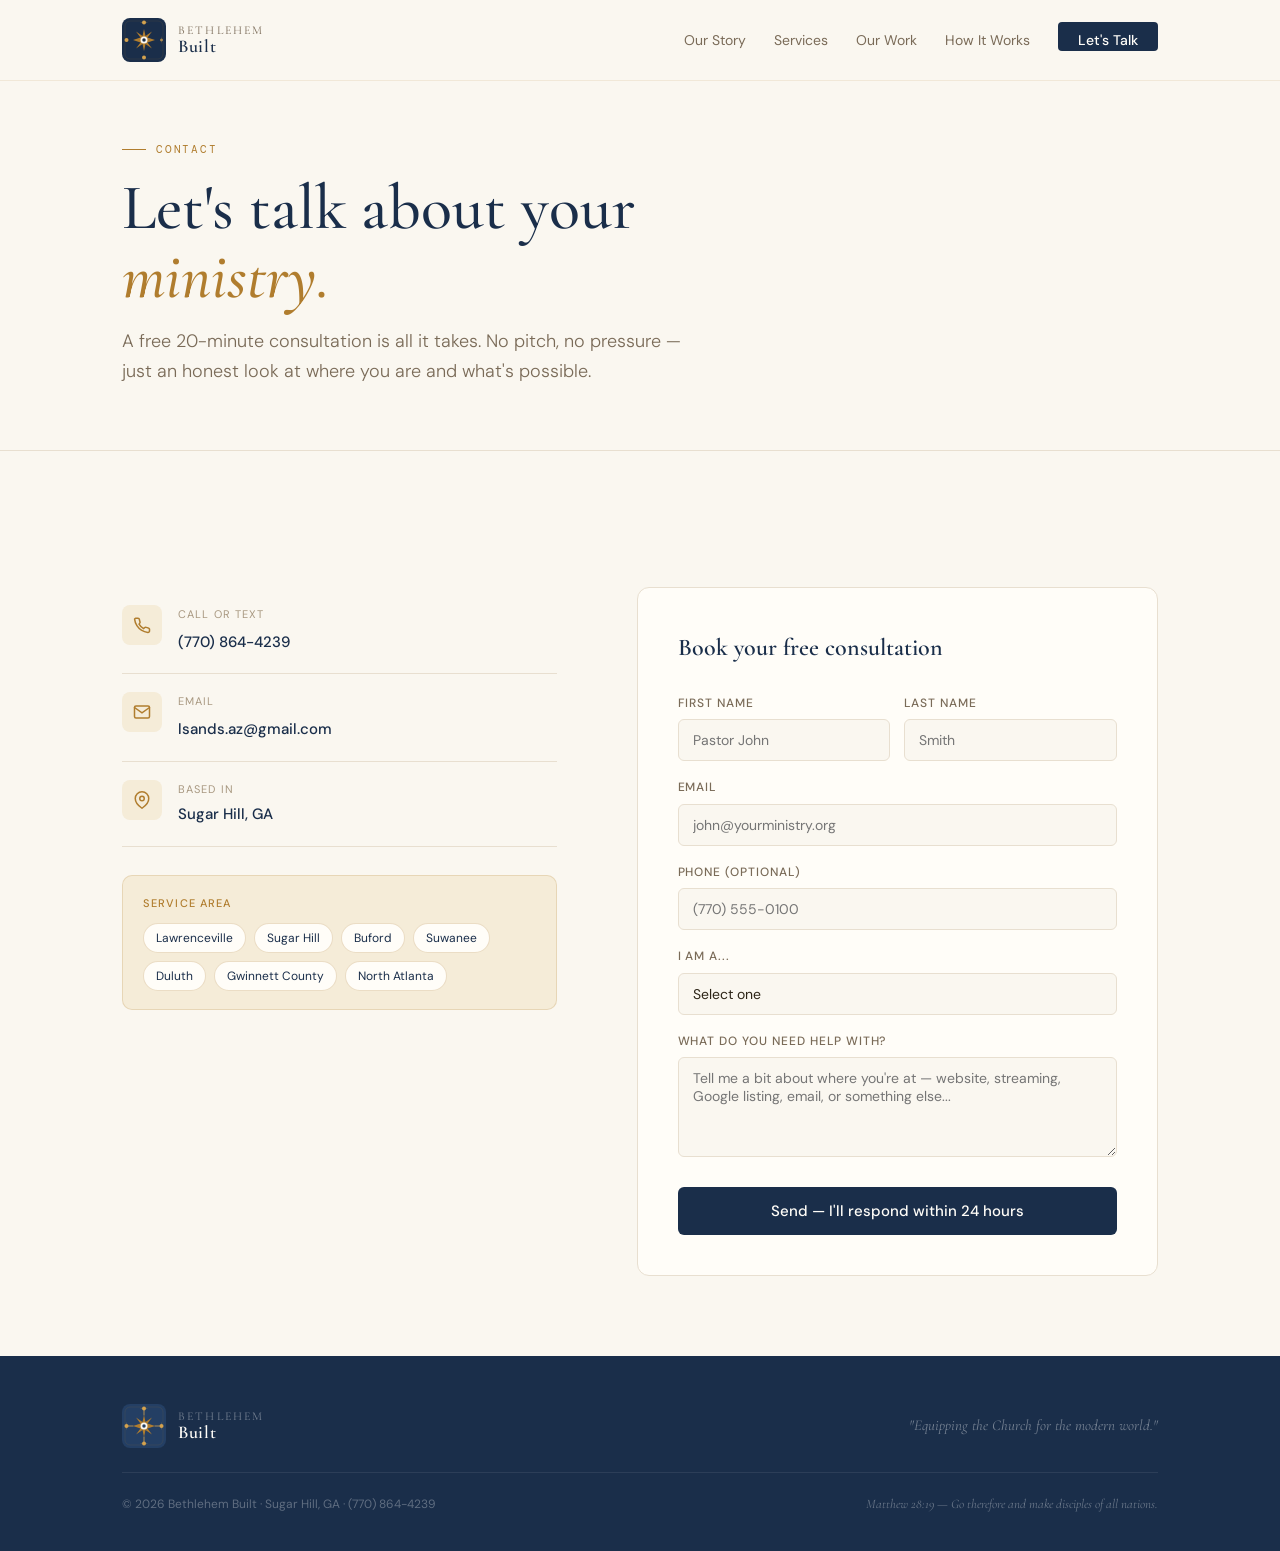
<file: contact.html>
<!DOCTYPE html>
<html lang="en">
<head>
<meta charset="UTF-8">
<meta name="viewport" content="width=device-width, initial-scale=1.0">
<title>Contact — Bethlehem Built</title>
<link rel="preconnect" href="https://fonts.googleapis.com">
<link href="https://fonts.googleapis.com/css2?family=Cormorant+Garamond:ital,wght@0,400;0,500;0,600;1,400;1,600&family=DM+Sans:wght@300;400;500&family=DM+Mono:wght@400&display=swap" rel="stylesheet">
<link rel="stylesheet" href="shared.css">
<style>
.contact-inner { display: grid; grid-template-columns: 1fr 1.2fr; gap: 80px; align-items: start; margin-top: 56px; }
.contact-form-wrap { background: var(--white); border: 1px solid var(--cream3); border-radius: 12px; padding: 40px; }
.form-title { font-family: var(--serif); font-size: 24px; font-weight: 600; color: var(--navy); margin-bottom: 24px; }
.fg { margin-bottom: 16px; }
.fg label { display: block; font-size: 12px; font-weight: 500; letter-spacing: 0.08em; text-transform: uppercase; color: var(--muted); margin-bottom: 6px; }
.fg input, .fg select, .fg textarea { width: 100%; padding: 11px 14px; border: 1px solid var(--cream3); border-radius: 6px; background: var(--cream); font-family: var(--sans); font-size: 14px; color: var(--text); outline: none; transition: border-color var(--t); -webkit-appearance: none; }
.fg input:focus, .fg select:focus, .fg textarea:focus { border-color: var(--gold); background: var(--white); }
.fg textarea { resize: vertical; min-height: 100px; }
.fg-row { display: grid; grid-template-columns: 1fr 1fr; gap: 14px; }
.btn-sub { width: 100%; padding: 14px; background: var(--navy); color: var(--white); border: none; border-radius: 6px; font-family: var(--sans); font-size: 15px; font-weight: 500; cursor: pointer; transition: background var(--t); margin-top: 6px; }
.btn-sub:hover { background: var(--navy2); }
.form-success { display: none; text-align: center; padding: 40px 20px; }
.form-success .check { font-size: 48px; margin-bottom: 16px; }
.form-success h3 { font-family: var(--serif); font-size: 24px; color: var(--navy); margin-bottom: 10px; }
.form-success p { font-size: 14px; color: var(--muted); }
.c-detail { display: flex; gap: 16px; align-items: flex-start; padding: 18px 0; border-bottom: 1px solid var(--cream3); }
.c-detail:last-of-type { border-bottom: none; }
.c-icon { width: 40px; height: 40px; border-radius: 8px; background: var(--gold-pale); display: flex; align-items: center; justify-content: center; flex-shrink: 0; }
.c-icon svg { width: 18px; height: 18px; }
.c-label { font-size: 11px; letter-spacing: 0.1em; text-transform: uppercase; color: var(--muted2); margin-bottom: 4px; }
.c-value { font-size: 15px; color: var(--navy); font-weight: 500; text-decoration: none; }
.c-value:hover { color: var(--gold); }
.area-box { background: var(--gold-pale); border: 1px solid rgba(176,125,46,0.2); border-radius: 10px; padding: 18px 20px; margin-top: 28px; }
.area-title { font-size: 11px; letter-spacing: 0.1em; text-transform: uppercase; color: var(--gold); margin-bottom: 10px; font-weight: 500; }
.area-pills { display: flex; flex-wrap: wrap; gap: 8px; }
.pill { background: var(--white); border: 1px solid rgba(176,125,46,0.25); border-radius: 20px; padding: 4px 12px; font-size: 12px; color: var(--navy); }
@media (max-width: 900px) { .contact-inner { grid-template-columns: 1fr; gap: 48px; } }
@media (max-width: 680px) { .contact-form-wrap { padding: 24px 20px; } .fg-row { grid-template-columns: 1fr; } }
</style>
</head>
<body>
<nav>
  <div class="wrap">
    <div class="nav-inner">
      <a href="/" class="logo-mark">
        <svg class="logo-icon" viewBox="0 0 88 88" fill="none" xmlns="http://www.w3.org/2000/svg">
          <defs>
            <mask id="mn"><rect x="40" y="6" width="8" height="16" fill="white"><animate attributeName="height" from="0" to="16" dur="0.3s" begin="0.6s" fill="freeze"/><animate attributeName="y" from="22" to="6" dur="0.3s" begin="0.6s" fill="freeze"/></rect></mask>
            <mask id="me"><rect x="62" y="40" width="16" height="8" fill="white"><animate attributeName="width" from="0" to="16" dur="0.3s" begin="0.8s" fill="freeze"/></rect></mask>
            <mask id="ms"><rect x="40" y="62" width="8" height="16" fill="white"><animate attributeName="height" from="0" to="16" dur="0.3s" begin="1.0s" fill="freeze"/></rect></mask>
            <mask id="mw"><rect x="10" y="40" width="16" height="8" fill="white"><animate attributeName="width" from="0" to="16" dur="0.3s" begin="1.2s" fill="freeze"/><animate attributeName="x" from="26" to="10" dur="0.3s" begin="1.2s" fill="freeze"/></rect></mask>
          </defs>
          <rect width="88" height="88" rx="16" fill="#1A2E4A"><animate attributeName="opacity" from="0" to="1" dur="0.4s" begin="0s" fill="freeze"/></rect>
          <rect x="6" y="6" width="76" height="76" rx="10" fill="none" stroke="#B07D2E" stroke-width="0.7" opacity="0.35"><animate attributeName="opacity" from="0" to="0.35" dur="0.4s" begin="0.15s" fill="freeze"/></rect>
          <polygon transform-origin="44 44" points="44,22 47,36 60,27 51,39 66,44 51,49 60,61 47,52 44,66 41,52 28,61 37,49 22,44 37,39 28,27 41,36" fill="#B07D2E"><animateTransform attributeName="transform" type="scale" from="0" to="1" dur="0.5s" begin="0.2s" fill="freeze" calcMode="spline" keySplines="0.34 1.56 0.64 1" additive="sum"/></polygon>
          <line x1="44" y1="22" x2="44" y2="14" stroke="#D4A24E" stroke-width="1.6" stroke-linecap="round" mask="url(#mn)"/>
          <circle cx="44" cy="9" r="4" fill="#D4A24E"><animate attributeName="opacity" from="0" to="1" dur="0.2s" begin="0.9s" fill="freeze"/><animate attributeName="r" from="0" to="4" dur="0.2s" begin="0.9s" fill="freeze"/></circle>
          <line x1="38" y1="9" x2="50" y2="9" stroke="#D4A24E" stroke-width="1" stroke-linecap="round" opacity="0"><animate attributeName="opacity" from="0" to="0.5" dur="0.2s" begin="0.95s" fill="freeze"/></line>
          <line x1="66" y1="44" x2="74" y2="44" stroke="#D4A24E" stroke-width="1.6" stroke-linecap="round" mask="url(#me)"/>
          <circle cx="79" cy="44" r="4" fill="#D4A24E"><animate attributeName="opacity" from="0" to="1" dur="0.2s" begin="1.1s" fill="freeze"/><animate attributeName="r" from="0" to="4" dur="0.2s" begin="1.1s" fill="freeze"/></circle>
          <line x1="79" y1="38" x2="79" y2="50" stroke="#D4A24E" stroke-width="1" stroke-linecap="round" opacity="0"><animate attributeName="opacity" from="0" to="0.5" dur="0.2s" begin="1.15s" fill="freeze"/></line>
          <line x1="44" y1="66" x2="44" y2="74" stroke="#D4A24E" stroke-width="1.6" stroke-linecap="round" mask="url(#ms)"/>
          <circle cx="44" cy="79" r="4" fill="#D4A24E"><animate attributeName="opacity" from="0" to="1" dur="0.2s" begin="1.3s" fill="freeze"/><animate attributeName="r" from="0" to="4" dur="0.2s" begin="1.3s" fill="freeze"/></circle>
          <line x1="38" y1="79" x2="50" y2="79" stroke="#D4A24E" stroke-width="1" stroke-linecap="round" opacity="0"><animate attributeName="opacity" from="0" to="0.5" dur="0.2s" begin="1.35s" fill="freeze"/></line>
          <line x1="22" y1="44" x2="14" y2="44" stroke="#D4A24E" stroke-width="1.6" stroke-linecap="round" mask="url(#mw)"/>
          <circle cx="9" cy="44" r="4" fill="#D4A24E"><animate attributeName="opacity" from="0" to="1" dur="0.2s" begin="1.5s" fill="freeze"/><animate attributeName="r" from="0" to="4" dur="0.2s" begin="1.5s" fill="freeze"/></circle>
          <line x1="9" y1="38" x2="9" y2="50" stroke="#D4A24E" stroke-width="1" stroke-linecap="round" opacity="0"><animate attributeName="opacity" from="0" to="0.5" dur="0.2s" begin="1.55s" fill="freeze"/></line>
          <circle cx="44" cy="44" r="7" fill="#FAF7F0"><animate attributeName="r" from="0" to="7" dur="0.3s" begin="0.5s" fill="freeze" calcMode="spline" keySplines="0.34 1.56 0.64 1"/></circle>
          <circle cx="44" cy="44" r="3.5" fill="#1A2E4A"><animate attributeName="r" from="0" to="3.5" dur="0.3s" begin="0.55s" fill="freeze"/></circle>
        </svg>
        <div class="logo-text" style="opacity:0;animation:fadeUp 0.5s 1.6s ease both;">
          <span class="l-top">Bethlehem</span>
          <span class="l-bottom">Built</span>
        </div>
      </a>
      <ul class="nav-links">
        <li><a href="/story.html" data-page="story">Our Story</a></li>
        <li><a href="/services.html" data-page="services">Services</a></li>
        <li><a href="/work.html" data-page="work">Our Work</a></li>
        <li><a href="/how.html" data-page="how">How It Works</a></li>
        <li><a href="/contact.html" data-page="contact" class="nav-cta">Let's Talk</a></li>
      </ul>
    </div>
  </div>
</nav>

<div class="page-header">
  <div class="wrap">
    <div class="s-label">Contact</div>
    <h1>Let's talk about your<br><em>ministry.</em></h1>
    <p>A free 20-minute consultation is all it takes. No pitch, no pressure — just an honest look at where you are and what's possible.</p>
  </div>
</div>

<section>
  <div class="wrap">
    <div class="contact-inner">
      <div>
        <div class="c-detail">
          <div class="c-icon"><svg viewBox="0 0 24 24" fill="none" stroke="#B07D2E" stroke-width="2" stroke-linecap="round"><path d="M22 16.92v3a2 2 0 0 1-2.18 2 19.79 19.79 0 0 1-8.63-3.07 19.5 19.5 0 0 1-5.99-5.99 19.79 19.79 0 0 1-3.07-8.67A2 2 0 0 1 3.6 3h3a2 2 0 0 1 2 1.72c.127.96.361 1.903.7 2.81a2 2 0 0 1-.45 2.11L8.09 10.91a16 16 0 0 0 6 6l1.27-1.27a2 2 0 0 1 2.11-.45c.907.339 1.85.573 2.81.7A2 2 0 0 1 22 17.92z"/></svg></div>
          <div><div class="c-label">Call or text</div><a href="tel:7708644239" class="c-value">(770) 864-4239</a></div>
        </div>
        <div class="c-detail">
          <div class="c-icon"><svg viewBox="0 0 24 24" fill="none" stroke="#B07D2E" stroke-width="2" stroke-linecap="round"><path d="M4 4h16c1.1 0 2 .9 2 2v12c0 1.1-.9 2-2 2H4c-1.1 0-2-.9-2-2V6c0-1.1.9-2 2-2z"/><polyline points="22,6 12,13 2,6"/></svg></div>
          <div><div class="c-label">Email</div><a href="mailto:lsands.az@gmail.com" class="c-value">lsands.az@gmail.com</a></div>
        </div>
        <div class="c-detail">
          <div class="c-icon"><svg viewBox="0 0 24 24" fill="none" stroke="#B07D2E" stroke-width="2" stroke-linecap="round"><path d="M21 10c0 7-9 13-9 13s-9-6-9-13a9 9 0 0 1 18 0z"/><circle cx="12" cy="10" r="3"/></svg></div>
          <div><div class="c-label">Based in</div><div class="c-value">Sugar Hill, GA</div></div>
        </div>
        <div class="area-box">
          <div class="area-title">Service area</div>
          <div class="area-pills">
            <span class="pill">Lawrenceville</span><span class="pill">Sugar Hill</span><span class="pill">Buford</span>
            <span class="pill">Suwanee</span><span class="pill">Duluth</span><span class="pill">Gwinnett County</span><span class="pill">North Atlanta</span>
          </div>
        </div>
      </div>
      <div class="contact-form-wrap">
        <div id="form-fields">
          <div class="form-title">Book your free consultation</div>
          <form action="https://formspree.io/f/mlgvwnww" method="POST" id="consultation-form">
            <div class="fg-row">
              <div class="fg"><label>First name</label><input type="text" name="first_name" placeholder="Pastor John" required></div>
              <div class="fg"><label>Last name</label><input type="text" name="last_name" placeholder="Smith" required></div>
            </div>
            <div class="fg"><label>Email</label><input type="email" name="email" placeholder="john@yourministry.org" required></div>
            <div class="fg"><label>Phone (optional)</label><input type="tel" name="phone" placeholder="(770) 555-0100"></div>
            <div class="fg">
              <label>I am a...</label>
              <select name="client_type"><option value="">Select one</option><option>Church / Ministry</option><option>Small Business</option><option>Non-profit</option><option>Other</option></select>
            </div>
            <div class="fg"><label>What do you need help with?</label><textarea name="message" placeholder="Tell me a bit about where you're at — website, streaming, Google listing, email, or something else..."></textarea></div>
            <button type="submit" class="btn-sub">Send — I'll respond within 24 hours</button>
          </form>
        </div>
        <div class="form-success" id="form-success">
          <div class="check">✝</div>
          <h3>Message received!</h3>
          <p>Thanks for reaching out. Lindsey will be in touch within 24 hours.</p>
        </div>
      </div>
    </div>
  </div>
</section>

<footer>
  <div class="wrap">
    <div class="footer-top">
      <a href="/" class="logo-mark">
        <svg class="logo-icon" viewBox="0 0 88 88" fill="none">
          <rect width="88" height="88" rx="16" fill="#243F64"/>
          <rect x="6" y="6" width="76" height="76" rx="10" fill="none" stroke="#B07D2E" stroke-width="0.7" opacity="0.35"/>
          <polygon points="44,22 47,36 60,27 51,39 66,44 51,49 60,61 47,52 44,66 41,52 28,61 37,49 22,44 37,39 28,27 41,36" fill="#B07D2E"/>
          <line x1="44" y1="22" x2="44" y2="9" stroke="#D4A24E" stroke-width="1.6" stroke-linecap="round"/>
          <circle cx="44" cy="9" r="4" fill="#D4A24E"/>
          <line x1="38" y1="9" x2="50" y2="9" stroke="#D4A24E" stroke-width="1" stroke-linecap="round" opacity="0.5"/>
          <line x1="66" y1="44" x2="79" y2="44" stroke="#D4A24E" stroke-width="1.6" stroke-linecap="round"/>
          <circle cx="79" cy="44" r="4" fill="#D4A24E"/>
          <line x1="79" y1="38" x2="79" y2="50" stroke="#D4A24E" stroke-width="1" stroke-linecap="round" opacity="0.5"/>
          <line x1="44" y1="66" x2="44" y2="79" stroke="#D4A24E" stroke-width="1.6" stroke-linecap="round"/>
          <circle cx="44" cy="79" r="4" fill="#D4A24E"/>
          <line x1="38" y1="79" x2="50" y2="79" stroke="#D4A24E" stroke-width="1" stroke-linecap="round" opacity="0.5"/>
          <line x1="22" y1="44" x2="9" y2="44" stroke="#D4A24E" stroke-width="1.6" stroke-linecap="round"/>
          <circle cx="9" cy="44" r="4" fill="#D4A24E"/>
          <line x1="9" y1="38" x2="9" y2="50" stroke="#D4A24E" stroke-width="1" stroke-linecap="round" opacity="0.5"/>
          <circle cx="44" cy="44" r="7" fill="#FAF7F0"/>
          <circle cx="44" cy="44" r="3.5" fill="#243F64"/>
        </svg>
        <div class="logo-text">
          <span class="l-top">Bethlehem</span>
          <span class="l-bottom">Built</span>
        </div>
      </a>
      <p class="footer-tagline">"Equipping the Church for the modern world."</p>
    </div>
    <div class="footer-bottom">
      <span>© 2026 Bethlehem Built · Sugar Hill, GA · (770) 864-4239</span>
      <span class="footer-verse">Matthew 28:19 — Go therefore and make disciples of all nations.</span>
    </div>
  </div>
</footer>
<script>
document.querySelector('[data-page="contact"]').classList.add('active');
const form = document.getElementById('consultation-form');
const formFields = document.getElementById('form-fields');
const formSuccess = document.getElementById('form-success');
form.addEventListener('submit', async function(e) {
  e.preventDefault();
  const btn = form.querySelector('.btn-sub');
  btn.textContent = 'Sending...';
  btn.disabled = true;
  try {
    const response = await fetch(form.action, { method: 'POST', body: new FormData(form), headers: { 'Accept': 'application/json' } });
    if (response.ok) { formFields.style.display = 'none'; formSuccess.style.display = 'block'; }
    else { btn.textContent = 'Something went wrong — please try again'; btn.disabled = false; }
  } catch { btn.textContent = 'Something went wrong — please try again'; btn.disabled = false; }
});
</script>
</body>
</html>
</file>
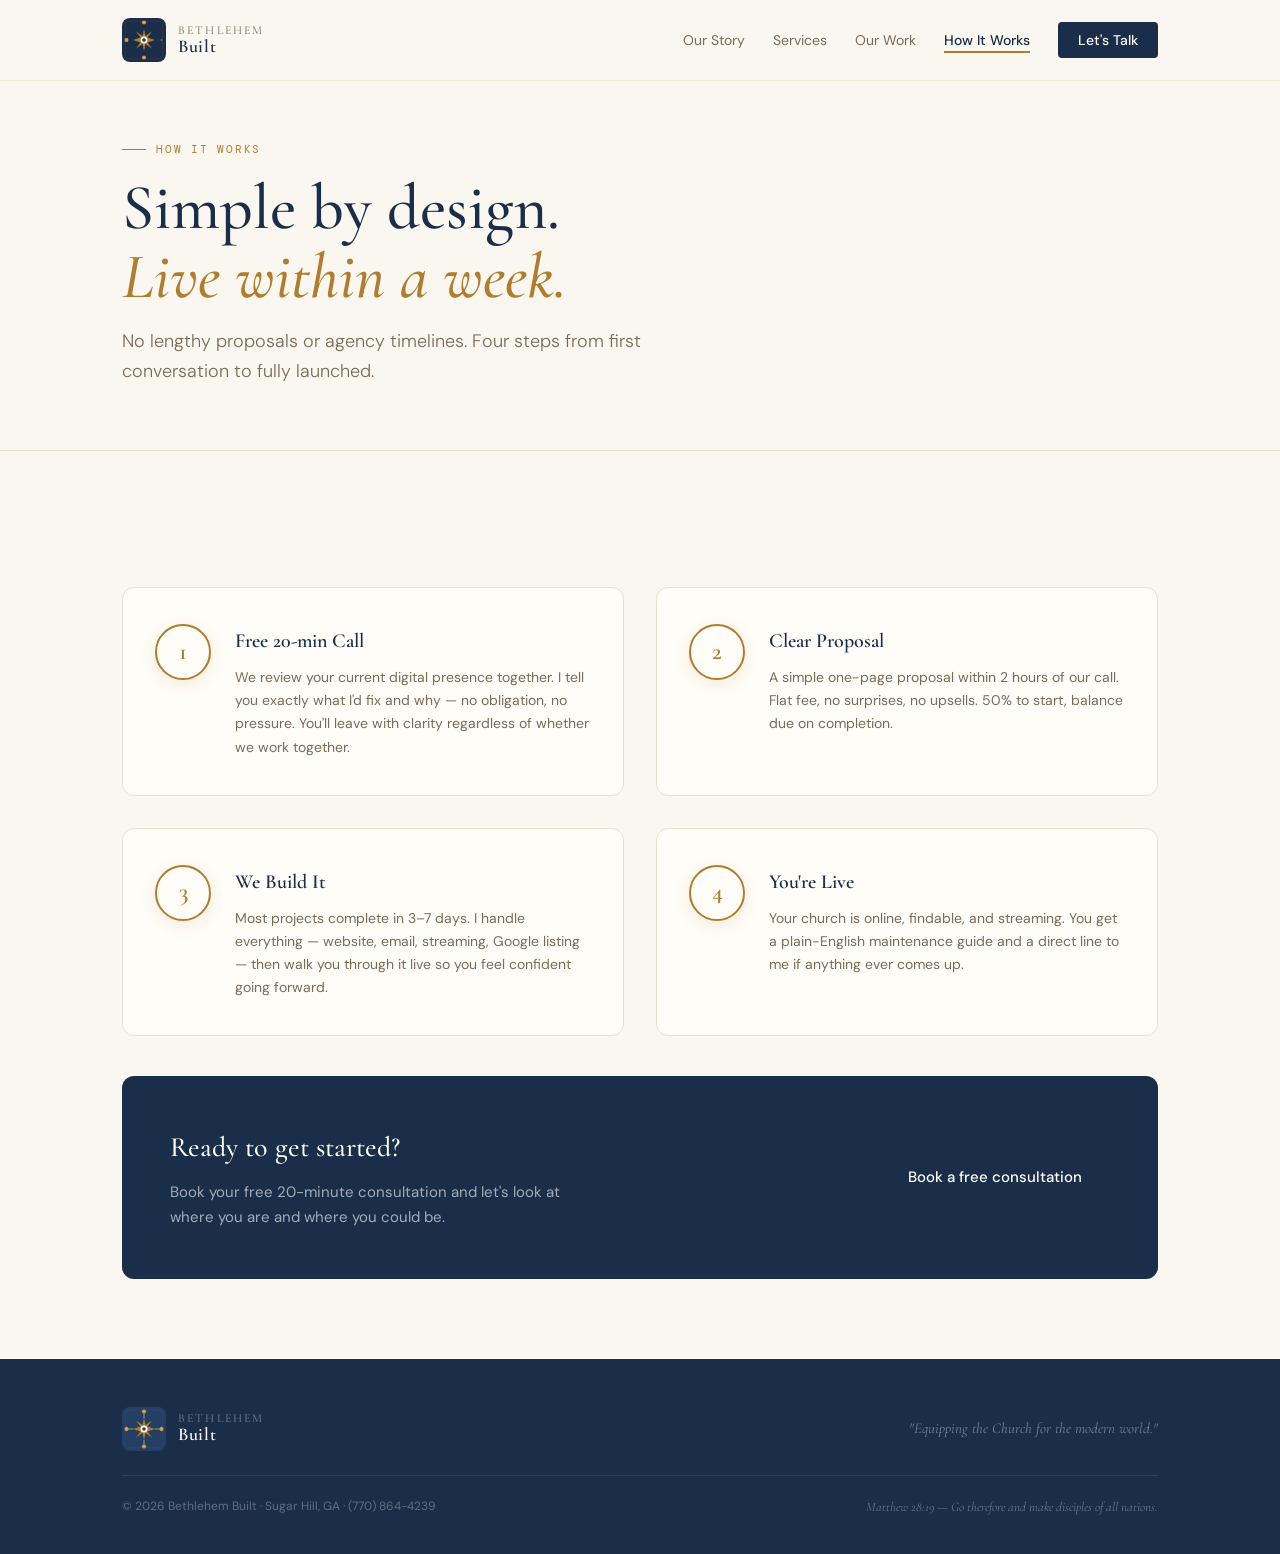
<file: how.html>
<!DOCTYPE html>
<html lang="en">
<head>
<meta charset="UTF-8">
<meta name="viewport" content="width=device-width, initial-scale=1.0">
<title>How It Works — Bethlehem Built</title>
<link rel="preconnect" href="https://fonts.googleapis.com">
<link href="https://fonts.googleapis.com/css2?family=Cormorant+Garamond:ital,wght@0,400;0,500;0,600;1,400;1,600&family=DM+Sans:wght@300;400;500&family=DM+Mono:wght@400&display=swap" rel="stylesheet">
<link rel="stylesheet" href="shared.css">
<style>
.how-steps { display: grid; grid-template-columns: repeat(2, 1fr); gap: 32px; margin-top: 56px; }
.how-step { background: var(--white); border: 1px solid var(--cream3); border-radius: 12px; padding: 36px 32px; display: flex; gap: 24px; align-items: flex-start; transition: box-shadow var(--t); }
.how-step:hover { box-shadow: 0 8px 32px rgba(26,46,74,0.08); }
.how-circle { width: 56px; height: 56px; border-radius: 50%; background: var(--white); border: 2px solid var(--gold); display: flex; align-items: center; justify-content: center; font-family: var(--serif); font-size: 24px; font-weight: 600; color: var(--gold); box-shadow: 0 4px 16px rgba(176,125,46,0.15); flex-shrink: 0; }
.how-step-title { font-family: var(--serif); font-size: 20px; font-weight: 600; color: var(--navy); margin-bottom: 8px; }
.how-step-body { font-size: 14px; color: var(--muted); line-height: 1.65; }
.how-cta { background: var(--navy); border-radius: 12px; padding: 48px; margin-top: 40px; display: flex; justify-content: space-between; align-items: center; gap: 32px; flex-wrap: wrap; }
.how-cta-text h3 { font-family: var(--serif); font-size: 28px; font-weight: 500; color: var(--white); margin-bottom: 8px; }
.how-cta-text p { font-size: 15px; color: rgba(255,255,255,0.6); max-width: 400px; }
@media (max-width: 680px) { .how-steps { grid-template-columns: 1fr; } .how-cta { padding: 32px 24px; } }
</style>
</head>
<body>
<nav>
  <div class="wrap">
    <div class="nav-inner">
      <a href="/" class="logo-mark">
        <svg class="logo-icon" viewBox="0 0 88 88" fill="none" xmlns="http://www.w3.org/2000/svg">
          <defs>
            <mask id="mn"><rect x="40" y="6" width="8" height="16" fill="white"><animate attributeName="height" from="0" to="16" dur="0.3s" begin="0.6s" fill="freeze"/><animate attributeName="y" from="22" to="6" dur="0.3s" begin="0.6s" fill="freeze"/></rect></mask>
            <mask id="me"><rect x="62" y="40" width="16" height="8" fill="white"><animate attributeName="width" from="0" to="16" dur="0.3s" begin="0.8s" fill="freeze"/></rect></mask>
            <mask id="ms"><rect x="40" y="62" width="8" height="16" fill="white"><animate attributeName="height" from="0" to="16" dur="0.3s" begin="1.0s" fill="freeze"/></rect></mask>
            <mask id="mw"><rect x="10" y="40" width="16" height="8" fill="white"><animate attributeName="width" from="0" to="16" dur="0.3s" begin="1.2s" fill="freeze"/><animate attributeName="x" from="26" to="10" dur="0.3s" begin="1.2s" fill="freeze"/></rect></mask>
          </defs>
          <rect width="88" height="88" rx="16" fill="#1A2E4A"><animate attributeName="opacity" from="0" to="1" dur="0.4s" begin="0s" fill="freeze"/></rect>
          <rect x="6" y="6" width="76" height="76" rx="10" fill="none" stroke="#B07D2E" stroke-width="0.7" opacity="0.35"><animate attributeName="opacity" from="0" to="0.35" dur="0.4s" begin="0.15s" fill="freeze"/></rect>
          <polygon transform-origin="44 44" points="44,22 47,36 60,27 51,39 66,44 51,49 60,61 47,52 44,66 41,52 28,61 37,49 22,44 37,39 28,27 41,36" fill="#B07D2E"><animateTransform attributeName="transform" type="scale" from="0" to="1" dur="0.5s" begin="0.2s" fill="freeze" calcMode="spline" keySplines="0.34 1.56 0.64 1" additive="sum"/></polygon>
          <line x1="44" y1="22" x2="44" y2="14" stroke="#D4A24E" stroke-width="1.6" stroke-linecap="round" mask="url(#mn)"/>
          <circle cx="44" cy="9" r="4" fill="#D4A24E"><animate attributeName="opacity" from="0" to="1" dur="0.2s" begin="0.9s" fill="freeze"/><animate attributeName="r" from="0" to="4" dur="0.2s" begin="0.9s" fill="freeze"/></circle>
          <line x1="38" y1="9" x2="50" y2="9" stroke="#D4A24E" stroke-width="1" stroke-linecap="round" opacity="0"><animate attributeName="opacity" from="0" to="0.5" dur="0.2s" begin="0.95s" fill="freeze"/></line>
          <line x1="66" y1="44" x2="74" y2="44" stroke="#D4A24E" stroke-width="1.6" stroke-linecap="round" mask="url(#me)"/>
          <circle cx="79" cy="44" r="4" fill="#D4A24E"><animate attributeName="opacity" from="0" to="1" dur="0.2s" begin="1.1s" fill="freeze"/><animate attributeName="r" from="0" to="4" dur="0.2s" begin="1.1s" fill="freeze"/></circle>
          <line x1="79" y1="38" x2="79" y2="50" stroke="#D4A24E" stroke-width="1" stroke-linecap="round" opacity="0"><animate attributeName="opacity" from="0" to="0.5" dur="0.2s" begin="1.15s" fill="freeze"/></line>
          <line x1="44" y1="66" x2="44" y2="74" stroke="#D4A24E" stroke-width="1.6" stroke-linecap="round" mask="url(#ms)"/>
          <circle cx="44" cy="79" r="4" fill="#D4A24E"><animate attributeName="opacity" from="0" to="1" dur="0.2s" begin="1.3s" fill="freeze"/><animate attributeName="r" from="0" to="4" dur="0.2s" begin="1.3s" fill="freeze"/></circle>
          <line x1="38" y1="79" x2="50" y2="79" stroke="#D4A24E" stroke-width="1" stroke-linecap="round" opacity="0"><animate attributeName="opacity" from="0" to="0.5" dur="0.2s" begin="1.35s" fill="freeze"/></line>
          <line x1="22" y1="44" x2="14" y2="44" stroke="#D4A24E" stroke-width="1.6" stroke-linecap="round" mask="url(#mw)"/>
          <circle cx="9" cy="44" r="4" fill="#D4A24E"><animate attributeName="opacity" from="0" to="1" dur="0.2s" begin="1.5s" fill="freeze"/><animate attributeName="r" from="0" to="4" dur="0.2s" begin="1.5s" fill="freeze"/></circle>
          <line x1="9" y1="38" x2="9" y2="50" stroke="#D4A24E" stroke-width="1" stroke-linecap="round" opacity="0"><animate attributeName="opacity" from="0" to="0.5" dur="0.2s" begin="1.55s" fill="freeze"/></line>
          <circle cx="44" cy="44" r="7" fill="#FAF7F0"><animate attributeName="r" from="0" to="7" dur="0.3s" begin="0.5s" fill="freeze" calcMode="spline" keySplines="0.34 1.56 0.64 1"/></circle>
          <circle cx="44" cy="44" r="3.5" fill="#1A2E4A"><animate attributeName="r" from="0" to="3.5" dur="0.3s" begin="0.55s" fill="freeze"/></circle>
        </svg>
        <div class="logo-text" style="opacity:0;animation:fadeUp 0.5s 1.6s ease both;">
          <span class="l-top">Bethlehem</span>
          <span class="l-bottom">Built</span>
        </div>
      </a>
      <ul class="nav-links">
        <li><a href="/story.html" data-page="story">Our Story</a></li>
        <li><a href="/services.html" data-page="services">Services</a></li>
        <li><a href="/work.html" data-page="work">Our Work</a></li>
        <li><a href="/how.html" data-page="how">How It Works</a></li>
        <li><a href="/contact.html" data-page="contact" class="nav-cta">Let's Talk</a></li>
      </ul>
    </div>
  </div>
</nav>

<div class="page-header">
  <div class="wrap">
    <div class="s-label">How It Works</div>
    <h1>Simple by design.<br><em>Live within a week.</em></h1>
    <p>No lengthy proposals or agency timelines. Four steps from first conversation to fully launched.</p>
  </div>
</div>

<section>
  <div class="wrap">
    <div class="how-steps">
      <div class="how-step">
        <div class="how-circle">1</div>
        <div>
          <div class="how-step-title">Free 20-min Call</div>
          <div class="how-step-body">We review your current digital presence together. I tell you exactly what I'd fix and why — no obligation, no pressure. You'll leave with clarity regardless of whether we work together.</div>
        </div>
      </div>
      <div class="how-step">
        <div class="how-circle">2</div>
        <div>
          <div class="how-step-title">Clear Proposal</div>
          <div class="how-step-body">A simple one-page proposal within 2 hours of our call. Flat fee, no surprises, no upsells. 50% to start, balance due on completion.</div>
        </div>
      </div>
      <div class="how-step">
        <div class="how-circle">3</div>
        <div>
          <div class="how-step-title">We Build It</div>
          <div class="how-step-body">Most projects complete in 3–7 days. I handle everything — website, email, streaming, Google listing — then walk you through it live so you feel confident going forward.</div>
        </div>
      </div>
      <div class="how-step">
        <div class="how-circle">4</div>
        <div>
          <div class="how-step-title">You're Live</div>
          <div class="how-step-body">Your church is online, findable, and streaming. You get a plain-English maintenance guide and a direct line to me if anything ever comes up.</div>
        </div>
      </div>
    </div>
    <div class="how-cta">
      <div class="how-cta-text">
        <h3>Ready to get started?</h3>
        <p>Book your free 20-minute consultation and let's look at where you are and where you could be.</p>
      </div>
      <a href="/contact.html" class="btn-primary">Book a free consultation</a>
    </div>
  </div>
</section>

<footer>
  <div class="wrap">
    <div class="footer-top">
      <a href="/" class="logo-mark">
        <svg class="logo-icon" viewBox="0 0 88 88" fill="none">
          <rect width="88" height="88" rx="16" fill="#243F64"/>
          <rect x="6" y="6" width="76" height="76" rx="10" fill="none" stroke="#B07D2E" stroke-width="0.7" opacity="0.35"/>
          <polygon points="44,22 47,36 60,27 51,39 66,44 51,49 60,61 47,52 44,66 41,52 28,61 37,49 22,44 37,39 28,27 41,36" fill="#B07D2E"/>
          <line x1="44" y1="22" x2="44" y2="9" stroke="#D4A24E" stroke-width="1.6" stroke-linecap="round"/>
          <circle cx="44" cy="9" r="4" fill="#D4A24E"/>
          <line x1="38" y1="9" x2="50" y2="9" stroke="#D4A24E" stroke-width="1" stroke-linecap="round" opacity="0.5"/>
          <line x1="66" y1="44" x2="79" y2="44" stroke="#D4A24E" stroke-width="1.6" stroke-linecap="round"/>
          <circle cx="79" cy="44" r="4" fill="#D4A24E"/>
          <line x1="79" y1="38" x2="79" y2="50" stroke="#D4A24E" stroke-width="1" stroke-linecap="round" opacity="0.5"/>
          <line x1="44" y1="66" x2="44" y2="79" stroke="#D4A24E" stroke-width="1.6" stroke-linecap="round"/>
          <circle cx="44" cy="79" r="4" fill="#D4A24E"/>
          <line x1="38" y1="79" x2="50" y2="79" stroke="#D4A24E" stroke-width="1" stroke-linecap="round" opacity="0.5"/>
          <line x1="22" y1="44" x2="9" y2="44" stroke="#D4A24E" stroke-width="1.6" stroke-linecap="round"/>
          <circle cx="9" cy="44" r="4" fill="#D4A24E"/>
          <line x1="9" y1="38" x2="9" y2="50" stroke="#D4A24E" stroke-width="1" stroke-linecap="round" opacity="0.5"/>
          <circle cx="44" cy="44" r="7" fill="#FAF7F0"/>
          <circle cx="44" cy="44" r="3.5" fill="#243F64"/>
        </svg>
        <div class="logo-text">
          <span class="l-top">Bethlehem</span>
          <span class="l-bottom">Built</span>
        </div>
      </a>
      <p class="footer-tagline">"Equipping the Church for the modern world."</p>
    </div>
    <div class="footer-bottom">
      <span>© 2026 Bethlehem Built · Sugar Hill, GA · (770) 864-4239</span>
      <span class="footer-verse">Matthew 28:19 — Go therefore and make disciples of all nations.</span>
    </div>
  </div>
</footer>
<script>document.querySelector('[data-page="how"]').classList.add('active');</script>
</body>
</html>
</file>
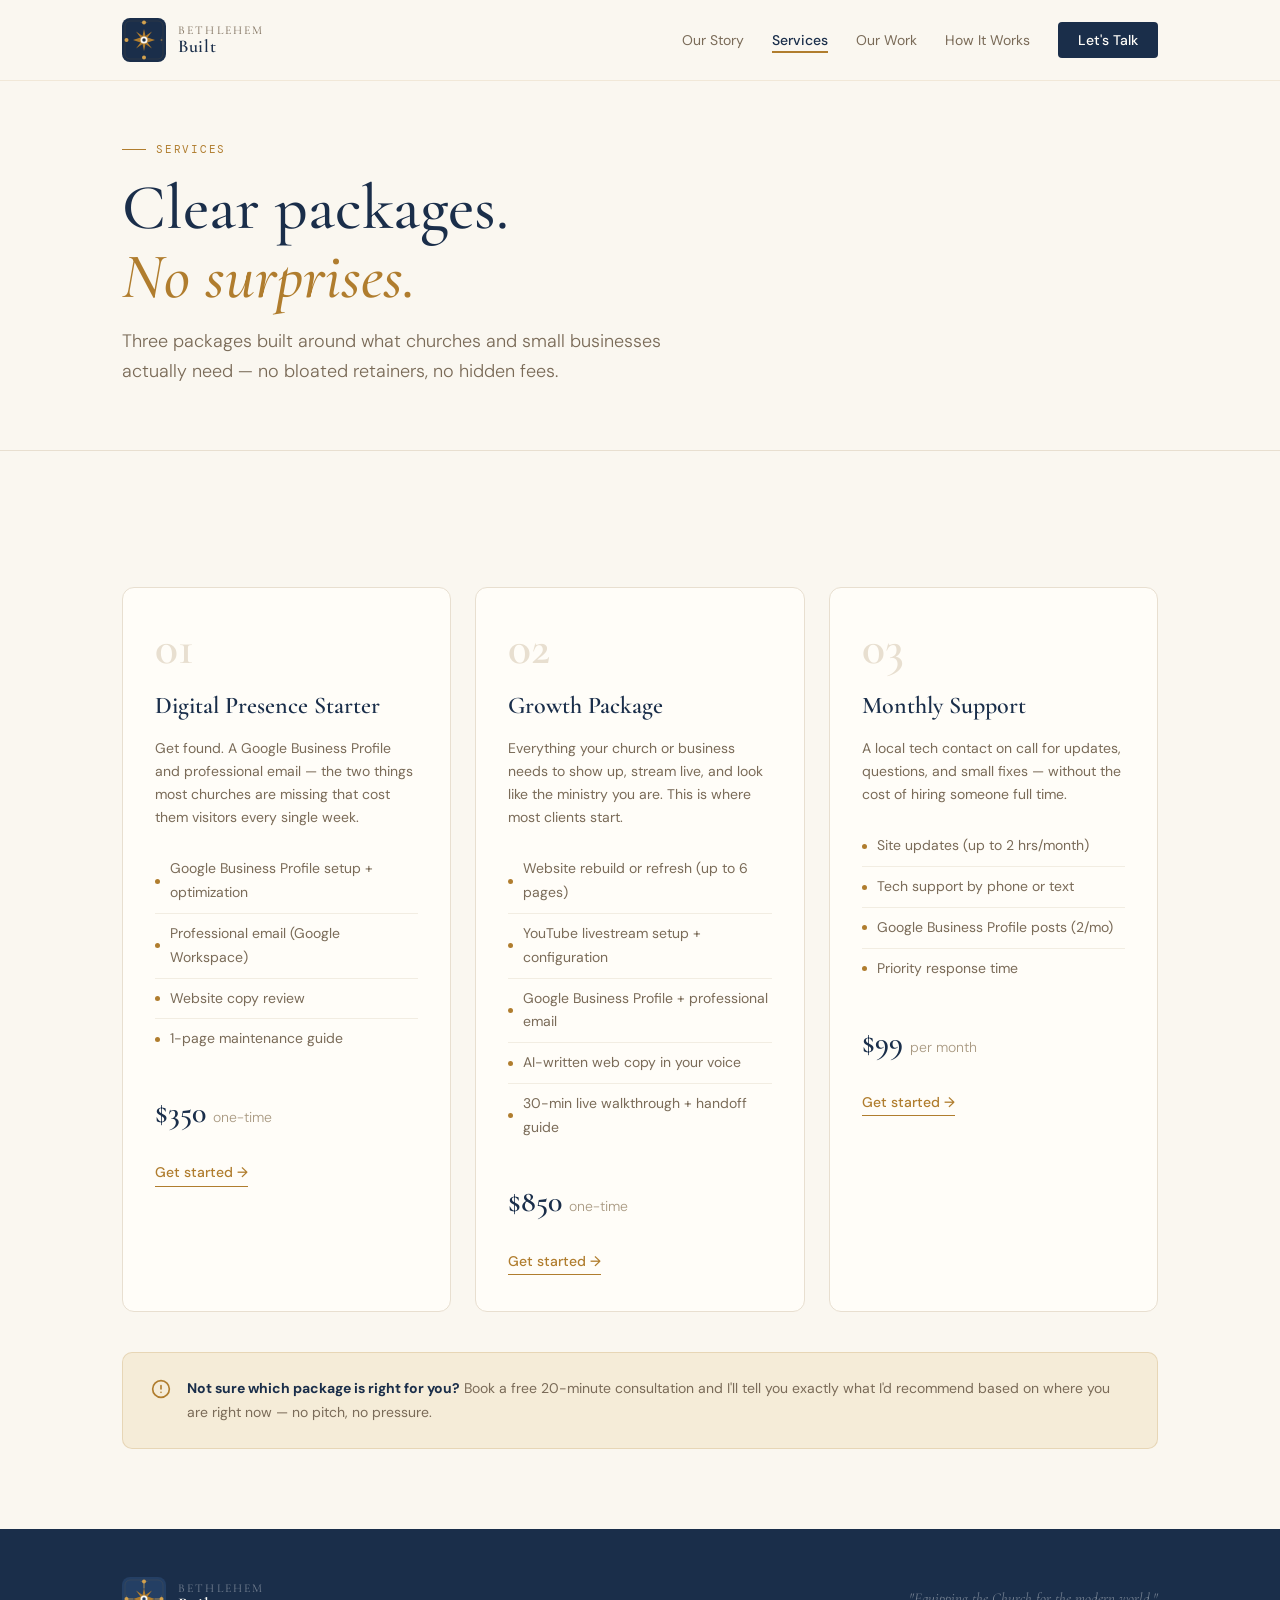
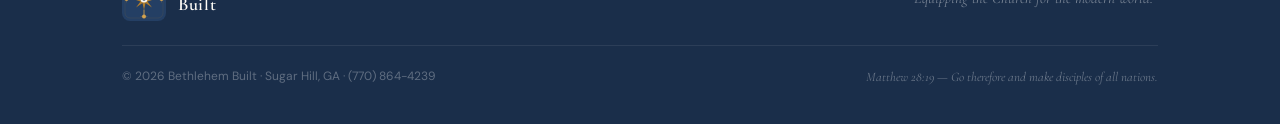
<file: services.html>
<!DOCTYPE html>
<html lang="en">
<head>
<meta charset="UTF-8">
<meta name="viewport" content="width=device-width, initial-scale=1.0">
<title>Services — Bethlehem Built</title>
<link rel="preconnect" href="https://fonts.googleapis.com">
<link href="https://fonts.googleapis.com/css2?family=Cormorant+Garamond:ital,wght@0,400;0,500;0,600;1,400;1,600&family=DM+Sans:wght@300;400;500&family=DM+Mono:wght@400&display=swap" rel="stylesheet">
<link rel="stylesheet" href="shared.css">
<style>
.services-grid { display: grid; grid-template-columns: repeat(auto-fit, minmax(300px, 1fr)); gap: 24px; margin-top: 56px; }
.svc-card { background: var(--white); border: 1px solid var(--cream3); border-radius: 12px; padding: 36px 32px; position: relative; overflow: hidden; transition: transform var(--t), box-shadow var(--t); }
.svc-card::before { content: ''; position: absolute; top: 0; left: 0; right: 0; height: 3px; background: var(--gold); transform: scaleX(0); transform-origin: left; transition: transform 0.4s ease; }
.svc-card:hover { transform: translateY(-4px); box-shadow: 0 16px 40px rgba(26,46,74,0.1); }
.svc-card:hover::before { transform: scaleX(1); }
.svc-num { font-family: var(--serif); font-size: 48px; font-weight: 600; color: var(--cream3); line-height: 1; margin-bottom: 14px; }
.svc-name { font-family: var(--serif); font-size: 24px; font-weight: 600; color: var(--navy); margin-bottom: 10px; }
.svc-desc { font-size: 14px; color: var(--muted); line-height: 1.65; margin-bottom: 20px; }
.svc-list { list-style: none; font-size: 14px; color: var(--muted); margin-bottom: 28px; }
.svc-list li { padding: 8px 0; border-bottom: 1px solid var(--cream2); display: flex; align-items: center; gap: 10px; }
.svc-list li:last-child { border-bottom: none; }
.svc-list li::before { content: ''; width: 5px; height: 5px; border-radius: 50%; background: var(--gold); flex-shrink: 0; }
.svc-price { font-family: var(--serif); font-size: 30px; font-weight: 600; color: var(--navy); margin-bottom: 20px; }
.svc-price span { font-family: var(--sans); font-size: 14px; color: var(--muted2); font-weight: 300; }
.svc-cta { display: inline-flex; align-items: center; gap: 6px; font-size: 14px; font-weight: 500; color: var(--gold); text-decoration: none; border-bottom: 1px solid var(--gold); padding-bottom: 1px; transition: color var(--t); }
.svc-cta:hover { color: var(--navy); border-color: var(--navy); }
.services-note { background: var(--gold-pale); border: 1px solid rgba(176,125,46,0.2); border-radius: 10px; padding: 24px 28px; margin-top: 40px; display: flex; gap: 16px; align-items: flex-start; }
.services-note p { font-size: 14px; color: var(--muted); line-height: 1.65; }
.services-note strong { color: var(--navy); }
@media (max-width: 680px) { .services-grid { grid-template-columns: 1fr; } }
</style>
</head>
<body>
<nav>
  <div class="wrap">
    <div class="nav-inner">
      <a href="/" class="logo-mark">
        <svg class="logo-icon" viewBox="0 0 88 88" fill="none" xmlns="http://www.w3.org/2000/svg">
          <defs>
            <mask id="mn"><rect x="40" y="6" width="8" height="16" fill="white"><animate attributeName="height" from="0" to="16" dur="0.3s" begin="0.6s" fill="freeze"/><animate attributeName="y" from="22" to="6" dur="0.3s" begin="0.6s" fill="freeze"/></rect></mask>
            <mask id="me"><rect x="62" y="40" width="16" height="8" fill="white"><animate attributeName="width" from="0" to="16" dur="0.3s" begin="0.8s" fill="freeze"/></rect></mask>
            <mask id="ms"><rect x="40" y="62" width="8" height="16" fill="white"><animate attributeName="height" from="0" to="16" dur="0.3s" begin="1.0s" fill="freeze"/></rect></mask>
            <mask id="mw"><rect x="10" y="40" width="16" height="8" fill="white"><animate attributeName="width" from="0" to="16" dur="0.3s" begin="1.2s" fill="freeze"/><animate attributeName="x" from="26" to="10" dur="0.3s" begin="1.2s" fill="freeze"/></rect></mask>
          </defs>
          <rect width="88" height="88" rx="16" fill="#1A2E4A"><animate attributeName="opacity" from="0" to="1" dur="0.4s" begin="0s" fill="freeze"/></rect>
          <rect x="6" y="6" width="76" height="76" rx="10" fill="none" stroke="#B07D2E" stroke-width="0.7" opacity="0.35"><animate attributeName="opacity" from="0" to="0.35" dur="0.4s" begin="0.15s" fill="freeze"/></rect>
          <polygon transform-origin="44 44" points="44,22 47,36 60,27 51,39 66,44 51,49 60,61 47,52 44,66 41,52 28,61 37,49 22,44 37,39 28,27 41,36" fill="#B07D2E"><animateTransform attributeName="transform" type="scale" from="0" to="1" dur="0.5s" begin="0.2s" fill="freeze" calcMode="spline" keySplines="0.34 1.56 0.64 1" additive="sum"/></polygon>
          <line x1="44" y1="22" x2="44" y2="14" stroke="#D4A24E" stroke-width="1.6" stroke-linecap="round" mask="url(#mn)"/>
          <circle cx="44" cy="9" r="4" fill="#D4A24E"><animate attributeName="opacity" from="0" to="1" dur="0.2s" begin="0.9s" fill="freeze"/><animate attributeName="r" from="0" to="4" dur="0.2s" begin="0.9s" fill="freeze"/></circle>
          <line x1="38" y1="9" x2="50" y2="9" stroke="#D4A24E" stroke-width="1" stroke-linecap="round" opacity="0"><animate attributeName="opacity" from="0" to="0.5" dur="0.2s" begin="0.95s" fill="freeze"/></line>
          <line x1="66" y1="44" x2="74" y2="44" stroke="#D4A24E" stroke-width="1.6" stroke-linecap="round" mask="url(#me)"/>
          <circle cx="79" cy="44" r="4" fill="#D4A24E"><animate attributeName="opacity" from="0" to="1" dur="0.2s" begin="1.1s" fill="freeze"/><animate attributeName="r" from="0" to="4" dur="0.2s" begin="1.1s" fill="freeze"/></circle>
          <line x1="79" y1="38" x2="79" y2="50" stroke="#D4A24E" stroke-width="1" stroke-linecap="round" opacity="0"><animate attributeName="opacity" from="0" to="0.5" dur="0.2s" begin="1.15s" fill="freeze"/></line>
          <line x1="44" y1="66" x2="44" y2="74" stroke="#D4A24E" stroke-width="1.6" stroke-linecap="round" mask="url(#ms)"/>
          <circle cx="44" cy="79" r="4" fill="#D4A24E"><animate attributeName="opacity" from="0" to="1" dur="0.2s" begin="1.3s" fill="freeze"/><animate attributeName="r" from="0" to="4" dur="0.2s" begin="1.3s" fill="freeze"/></circle>
          <line x1="38" y1="79" x2="50" y2="79" stroke="#D4A24E" stroke-width="1" stroke-linecap="round" opacity="0"><animate attributeName="opacity" from="0" to="0.5" dur="0.2s" begin="1.35s" fill="freeze"/></line>
          <line x1="22" y1="44" x2="14" y2="44" stroke="#D4A24E" stroke-width="1.6" stroke-linecap="round" mask="url(#mw)"/>
          <circle cx="9" cy="44" r="4" fill="#D4A24E"><animate attributeName="opacity" from="0" to="1" dur="0.2s" begin="1.5s" fill="freeze"/><animate attributeName="r" from="0" to="4" dur="0.2s" begin="1.5s" fill="freeze"/></circle>
          <line x1="9" y1="38" x2="9" y2="50" stroke="#D4A24E" stroke-width="1" stroke-linecap="round" opacity="0"><animate attributeName="opacity" from="0" to="0.5" dur="0.2s" begin="1.55s" fill="freeze"/></line>
          <circle cx="44" cy="44" r="7" fill="#FAF7F0"><animate attributeName="r" from="0" to="7" dur="0.3s" begin="0.5s" fill="freeze" calcMode="spline" keySplines="0.34 1.56 0.64 1"/></circle>
          <circle cx="44" cy="44" r="3.5" fill="#1A2E4A"><animate attributeName="r" from="0" to="3.5" dur="0.3s" begin="0.55s" fill="freeze"/></circle>
        </svg>
        <div class="logo-text" style="opacity:0;animation:fadeUp 0.5s 1.6s ease both;">
          <span class="l-top">Bethlehem</span>
          <span class="l-bottom">Built</span>
        </div>
      </a>
      <ul class="nav-links">
        <li><a href="/story.html" data-page="story">Our Story</a></li>
        <li><a href="/services.html" data-page="services">Services</a></li>
        <li><a href="/work.html" data-page="work">Our Work</a></li>
        <li><a href="/how.html" data-page="how">How It Works</a></li>
        <li><a href="/contact.html" data-page="contact" class="nav-cta">Let's Talk</a></li>
      </ul>
    </div>
  </div>
</nav>

<div class="page-header">
  <div class="wrap">
    <div class="s-label">Services</div>
    <h1>Clear packages.<br><em>No surprises.</em></h1>
    <p>Three packages built around what churches and small businesses actually need — no bloated retainers, no hidden fees.</p>
  </div>
</div>

<section>
  <div class="wrap">
    <div class="services-grid">
      <div class="svc-card">
        <div class="svc-num">01</div>
        <div class="svc-name">Digital Presence Starter</div>
        <div class="svc-desc">Get found. A Google Business Profile and professional email — the two things most churches are missing that cost them visitors every single week.</div>
        <ul class="svc-list">
          <li>Google Business Profile setup + optimization</li>
          <li>Professional email (Google Workspace)</li>
          <li>Website copy review</li>
          <li>1-page maintenance guide</li>
        </ul>
        <div class="svc-price">$350 <span>one-time</span></div>
        <a href="/contact.html" class="svc-cta">Get started →</a>
      </div>
      <div class="svc-card">
        <div class="svc-num">02</div>
        <div class="svc-name">Growth Package</div>
        <div class="svc-desc">Everything your church or business needs to show up, stream live, and look like the ministry you are. This is where most clients start.</div>
        <ul class="svc-list">
          <li>Website rebuild or refresh (up to 6 pages)</li>
          <li>YouTube livestream setup + configuration</li>
          <li>Google Business Profile + professional email</li>
          <li>AI-written web copy in your voice</li>
          <li>30-min live walkthrough + handoff guide</li>
        </ul>
        <div class="svc-price">$850 <span>one-time</span></div>
        <a href="/contact.html" class="svc-cta">Get started →</a>
      </div>
      <div class="svc-card">
        <div class="svc-num">03</div>
        <div class="svc-name">Monthly Support</div>
        <div class="svc-desc">A local tech contact on call for updates, questions, and small fixes — without the cost of hiring someone full time.</div>
        <ul class="svc-list">
          <li>Site updates (up to 2 hrs/month)</li>
          <li>Tech support by phone or text</li>
          <li>Google Business Profile posts (2/mo)</li>
          <li>Priority response time</li>
        </ul>
        <div class="svc-price">$99 <span>per month</span></div>
        <a href="/contact.html" class="svc-cta">Get started →</a>
      </div>
    </div>
    <div class="services-note">
      <svg width="20" height="20" viewBox="0 0 24 24" fill="none" stroke="#B07D2E" stroke-width="2" stroke-linecap="round" style="flex-shrink:0;margin-top:2px;"><circle cx="12" cy="12" r="10"/><line x1="12" y1="8" x2="12" y2="12"/><line x1="12" y1="16" x2="12.01" y2="16"/></svg>
      <p><strong>Not sure which package is right for you?</strong> Book a free 20-minute consultation and I'll tell you exactly what I'd recommend based on where you are right now — no pitch, no pressure.</p>
    </div>
  </div>
</section>

<footer>
  <div class="wrap">
    <div class="footer-top">
      <a href="/" class="logo-mark">
        <svg class="logo-icon" viewBox="0 0 88 88" fill="none">
          <rect width="88" height="88" rx="16" fill="#243F64"/>
          <rect x="6" y="6" width="76" height="76" rx="10" fill="none" stroke="#B07D2E" stroke-width="0.7" opacity="0.35"/>
          <polygon points="44,22 47,36 60,27 51,39 66,44 51,49 60,61 47,52 44,66 41,52 28,61 37,49 22,44 37,39 28,27 41,36" fill="#B07D2E"/>
          <line x1="44" y1="22" x2="44" y2="9" stroke="#D4A24E" stroke-width="1.6" stroke-linecap="round"/>
          <circle cx="44" cy="9" r="4" fill="#D4A24E"/>
          <line x1="38" y1="9" x2="50" y2="9" stroke="#D4A24E" stroke-width="1" stroke-linecap="round" opacity="0.5"/>
          <line x1="66" y1="44" x2="79" y2="44" stroke="#D4A24E" stroke-width="1.6" stroke-linecap="round"/>
          <circle cx="79" cy="44" r="4" fill="#D4A24E"/>
          <line x1="79" y1="38" x2="79" y2="50" stroke="#D4A24E" stroke-width="1" stroke-linecap="round" opacity="0.5"/>
          <line x1="44" y1="66" x2="44" y2="79" stroke="#D4A24E" stroke-width="1.6" stroke-linecap="round"/>
          <circle cx="44" cy="79" r="4" fill="#D4A24E"/>
          <line x1="38" y1="79" x2="50" y2="79" stroke="#D4A24E" stroke-width="1" stroke-linecap="round" opacity="0.5"/>
          <line x1="22" y1="44" x2="9" y2="44" stroke="#D4A24E" stroke-width="1.6" stroke-linecap="round"/>
          <circle cx="9" cy="44" r="4" fill="#D4A24E"/>
          <line x1="9" y1="38" x2="9" y2="50" stroke="#D4A24E" stroke-width="1" stroke-linecap="round" opacity="0.5"/>
          <circle cx="44" cy="44" r="7" fill="#FAF7F0"/>
          <circle cx="44" cy="44" r="3.5" fill="#243F64"/>
        </svg>
        <div class="logo-text">
          <span class="l-top">Bethlehem</span>
          <span class="l-bottom">Built</span>
        </div>
      </a>
      <p class="footer-tagline">"Equipping the Church for the modern world."</p>
    </div>
    <div class="footer-bottom">
      <span>© 2026 Bethlehem Built · Sugar Hill, GA · (770) 864-4239</span>
      <span class="footer-verse">Matthew 28:19 — Go therefore and make disciples of all nations.</span>
    </div>
  </div>
</footer>
<script>document.querySelector('[data-page="services"]').classList.add('active');</script>
</body>
</html>
</file>
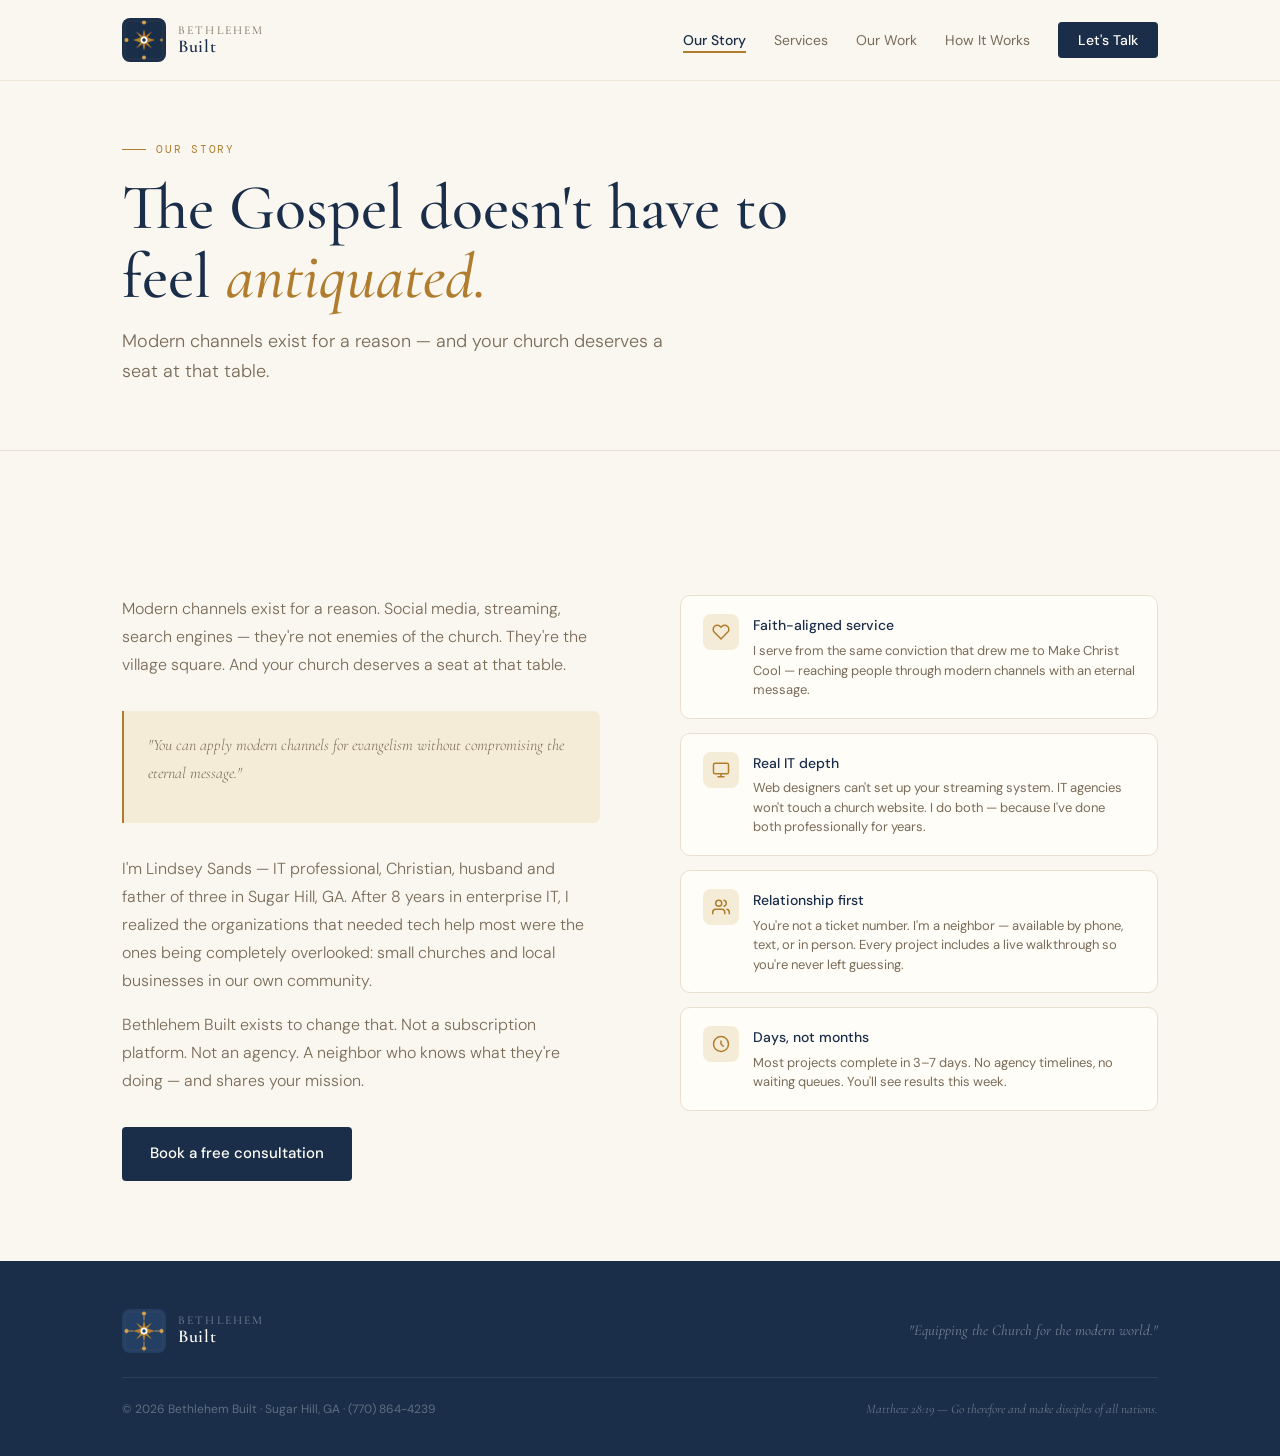
<file: story.html>
<!DOCTYPE html>
<html lang="en">
<head>
<meta charset="UTF-8">
<meta name="viewport" content="width=device-width, initial-scale=1.0">
<title>Our Story — Bethlehem Built</title>
<link rel="preconnect" href="https://fonts.googleapis.com">
<link href="https://fonts.googleapis.com/css2?family=Cormorant+Garamond:ital,wght@0,400;0,500;0,600;1,400;1,600&family=DM+Sans:wght@300;400;500&family=DM+Mono:wght@400&display=swap" rel="stylesheet">
<link rel="stylesheet" href="shared.css">
<style>
.story-inner { display: grid; grid-template-columns: 1fr 1fr; gap: 80px; align-items: start; margin-top: 64px; }
.story-quote { border-left: 2px solid var(--gold); padding: 20px 24px; margin: 32px 0; background: var(--gold-pale); border-radius: 0 6px 6px 0; }
.story-quote p { font-family: var(--serif); font-style: italic; font-size: 20px; color: var(--navy); line-height: 1.5; margin: 0; }
.story-cards { display: flex; flex-direction: column; gap: 14px; }
.s-card { background: var(--white); border: 1px solid var(--cream3); border-radius: 10px; padding: 18px 22px; display: flex; gap: 14px; align-items: flex-start; transition: box-shadow var(--t); }
.s-card:hover { box-shadow: 0 8px 24px rgba(26,46,74,0.08); }
.s-card-icon { width: 36px; height: 36px; border-radius: 8px; background: var(--gold-pale); display: flex; align-items: center; justify-content: center; flex-shrink: 0; }
.s-card-title { font-size: 14px; font-weight: 500; color: var(--navy); margin-bottom: 3px; }
.s-card-body { font-size: 13px; color: var(--muted); line-height: 1.5; }
.story-body-text p { font-size: 16px; font-weight: 300; color: var(--muted); line-height: 1.75; margin-bottom: 16px; }
@media (max-width: 900px) { .story-inner { grid-template-columns: 1fr; gap: 48px; } }
</style>
</head>
<body>
<nav>
  <div class="wrap">
    <div class="nav-inner">
      <a href="/" class="logo-mark">
        <svg class="logo-icon" viewBox="0 0 88 88" fill="none" xmlns="http://www.w3.org/2000/svg">
          <defs>
            <mask id="mn"><rect x="40" y="6" width="8" height="16" fill="white"><animate attributeName="height" from="0" to="16" dur="0.3s" begin="0.6s" fill="freeze"/><animate attributeName="y" from="22" to="6" dur="0.3s" begin="0.6s" fill="freeze"/></rect></mask>
            <mask id="me"><rect x="62" y="40" width="16" height="8" fill="white"><animate attributeName="width" from="0" to="16" dur="0.3s" begin="0.8s" fill="freeze"/></rect></mask>
            <mask id="ms"><rect x="40" y="62" width="8" height="16" fill="white"><animate attributeName="height" from="0" to="16" dur="0.3s" begin="1.0s" fill="freeze"/></rect></mask>
            <mask id="mw"><rect x="10" y="40" width="16" height="8" fill="white"><animate attributeName="width" from="0" to="16" dur="0.3s" begin="1.2s" fill="freeze"/><animate attributeName="x" from="26" to="10" dur="0.3s" begin="1.2s" fill="freeze"/></rect></mask>
          </defs>
          <rect width="88" height="88" rx="16" fill="#1A2E4A"><animate attributeName="opacity" from="0" to="1" dur="0.4s" begin="0s" fill="freeze"/></rect>
          <rect x="6" y="6" width="76" height="76" rx="10" fill="none" stroke="#B07D2E" stroke-width="0.7" opacity="0.35"><animate attributeName="opacity" from="0" to="0.35" dur="0.4s" begin="0.15s" fill="freeze"/></rect>
          <polygon transform-origin="44 44" points="44,22 47,36 60,27 51,39 66,44 51,49 60,61 47,52 44,66 41,52 28,61 37,49 22,44 37,39 28,27 41,36" fill="#B07D2E"><animateTransform attributeName="transform" type="scale" from="0" to="1" dur="0.5s" begin="0.2s" fill="freeze" calcMode="spline" keySplines="0.34 1.56 0.64 1" additive="sum"/></polygon>
          <line x1="44" y1="22" x2="44" y2="14" stroke="#D4A24E" stroke-width="1.6" stroke-linecap="round" mask="url(#mn)"/>
          <circle cx="44" cy="9" r="4" fill="#D4A24E"><animate attributeName="opacity" from="0" to="1" dur="0.2s" begin="0.9s" fill="freeze"/><animate attributeName="r" from="0" to="4" dur="0.2s" begin="0.9s" fill="freeze"/></circle>
          <line x1="38" y1="9" x2="50" y2="9" stroke="#D4A24E" stroke-width="1" stroke-linecap="round" opacity="0"><animate attributeName="opacity" from="0" to="0.5" dur="0.2s" begin="0.95s" fill="freeze"/></line>
          <line x1="66" y1="44" x2="74" y2="44" stroke="#D4A24E" stroke-width="1.6" stroke-linecap="round" mask="url(#me)"/>
          <circle cx="79" cy="44" r="4" fill="#D4A24E"><animate attributeName="opacity" from="0" to="1" dur="0.2s" begin="1.1s" fill="freeze"/><animate attributeName="r" from="0" to="4" dur="0.2s" begin="1.1s" fill="freeze"/></circle>
          <line x1="79" y1="38" x2="79" y2="50" stroke="#D4A24E" stroke-width="1" stroke-linecap="round" opacity="0"><animate attributeName="opacity" from="0" to="0.5" dur="0.2s" begin="1.15s" fill="freeze"/></line>
          <line x1="44" y1="66" x2="44" y2="74" stroke="#D4A24E" stroke-width="1.6" stroke-linecap="round" mask="url(#ms)"/>
          <circle cx="44" cy="79" r="4" fill="#D4A24E"><animate attributeName="opacity" from="0" to="1" dur="0.2s" begin="1.3s" fill="freeze"/><animate attributeName="r" from="0" to="4" dur="0.2s" begin="1.3s" fill="freeze"/></circle>
          <line x1="38" y1="79" x2="50" y2="79" stroke="#D4A24E" stroke-width="1" stroke-linecap="round" opacity="0"><animate attributeName="opacity" from="0" to="0.5" dur="0.2s" begin="1.35s" fill="freeze"/></line>
          <line x1="22" y1="44" x2="14" y2="44" stroke="#D4A24E" stroke-width="1.6" stroke-linecap="round" mask="url(#mw)"/>
          <circle cx="9" cy="44" r="4" fill="#D4A24E"><animate attributeName="opacity" from="0" to="1" dur="0.2s" begin="1.5s" fill="freeze"/><animate attributeName="r" from="0" to="4" dur="0.2s" begin="1.5s" fill="freeze"/></circle>
          <line x1="9" y1="38" x2="9" y2="50" stroke="#D4A24E" stroke-width="1" stroke-linecap="round" opacity="0"><animate attributeName="opacity" from="0" to="0.5" dur="0.2s" begin="1.55s" fill="freeze"/></line>
          <circle cx="44" cy="44" r="7" fill="#FAF7F0"><animate attributeName="r" from="0" to="7" dur="0.3s" begin="0.5s" fill="freeze" calcMode="spline" keySplines="0.34 1.56 0.64 1"/></circle>
          <circle cx="44" cy="44" r="3.5" fill="#1A2E4A"><animate attributeName="r" from="0" to="3.5" dur="0.3s" begin="0.55s" fill="freeze"/></circle>
        </svg>
        <div class="logo-text" style="opacity:0;animation:fadeUp 0.5s 1.6s ease both;">
          <span class="l-top">Bethlehem</span>
          <span class="l-bottom">Built</span>
        </div>
      </a>
      <ul class="nav-links">
        <li><a href="/story.html" data-page="story">Our Story</a></li>
        <li><a href="/services.html" data-page="services">Services</a></li>
        <li><a href="/work.html" data-page="work">Our Work</a></li>
        <li><a href="/how.html" data-page="how">How It Works</a></li>
        <li><a href="/contact.html" data-page="contact" class="nav-cta">Let's Talk</a></li>
      </ul>
    </div>
  </div>
</nav>

<div class="page-header">
  <div class="wrap">
    <div class="s-label">Our Story</div>
    <h1>The Gospel doesn't have to<br>feel <em>antiquated.</em></h1>
    <p>Modern channels exist for a reason — and your church deserves a seat at that table.</p>
  </div>
</div>

<section>
  <div class="wrap">
    <div class="story-inner">
      <div class="story-body-text">
        <p>Modern channels exist for a reason. Social media, streaming, search engines — they're not enemies of the church. They're the village square. And your church deserves a seat at that table.</p>
        <div class="story-quote">
          <p>"You can apply modern channels for evangelism without compromising the eternal message."</p>
        </div>
        <p>I'm Lindsey Sands — IT professional, Christian, husband and father of three in Sugar Hill, GA. After 8 years in enterprise IT, I realized the organizations that needed tech help most were the ones being completely overlooked: small churches and local businesses in our own community.</p>
        <p>Bethlehem Built exists to change that. Not a subscription platform. Not an agency. A neighbor who knows what they're doing — and shares your mission.</p>
        <a href="/contact.html" class="btn-primary" style="margin-top:16px;display:inline-flex;">Book a free consultation</a>
      </div>
      <div class="story-cards">
        <div class="s-card">
          <div class="s-card-icon"><svg width="18" height="18" viewBox="0 0 24 24" fill="none" stroke="#B07D2E" stroke-width="2" stroke-linecap="round"><path d="M20.84 4.61a5.5 5.5 0 0 0-7.78 0L12 5.67l-1.06-1.06a5.5 5.5 0 0 0-7.78 7.78l1.06 1.06L12 21.23l7.78-7.78 1.06-1.06a5.5 5.5 0 0 0 0-7.78z"/></svg></div>
          <div><div class="s-card-title">Faith-aligned service</div><div class="s-card-body">I serve from the same conviction that drew me to Make Christ Cool — reaching people through modern channels with an eternal message.</div></div>
        </div>
        <div class="s-card">
          <div class="s-card-icon"><svg width="18" height="18" viewBox="0 0 24 24" fill="none" stroke="#B07D2E" stroke-width="2" stroke-linecap="round"><rect x="2" y="3" width="20" height="14" rx="2"/><path d="M8 21h8m-4-4v4"/></svg></div>
          <div><div class="s-card-title">Real IT depth</div><div class="s-card-body">Web designers can't set up your streaming system. IT agencies won't touch a church website. I do both — because I've done both professionally for years.</div></div>
        </div>
        <div class="s-card">
          <div class="s-card-icon"><svg width="18" height="18" viewBox="0 0 24 24" fill="none" stroke="#B07D2E" stroke-width="2" stroke-linecap="round"><path d="M17 21v-2a4 4 0 0 0-4-4H5a4 4 0 0 0-4 4v2"/><circle cx="9" cy="7" r="4"/><path d="M23 21v-2a4 4 0 0 0-3-3.87M16 3.13a4 4 0 0 1 0 7.75"/></svg></div>
          <div><div class="s-card-title">Relationship first</div><div class="s-card-body">You're not a ticket number. I'm a neighbor — available by phone, text, or in person. Every project includes a live walkthrough so you're never left guessing.</div></div>
        </div>
        <div class="s-card">
          <div class="s-card-icon"><svg width="18" height="18" viewBox="0 0 24 24" fill="none" stroke="#B07D2E" stroke-width="2" stroke-linecap="round"><circle cx="12" cy="12" r="10"/><path d="M12 8v4l3 3"/></svg></div>
          <div><div class="s-card-title">Days, not months</div><div class="s-card-body">Most projects complete in 3–7 days. No agency timelines, no waiting queues. You'll see results this week.</div></div>
        </div>
      </div>
    </div>
  </div>
</section>

<footer>
  <div class="wrap">
    <div class="footer-top">
      <a href="/" class="logo-mark">
        <svg class="logo-icon" viewBox="0 0 88 88" fill="none">
          <rect width="88" height="88" rx="16" fill="#243F64"/>
          <rect x="6" y="6" width="76" height="76" rx="10" fill="none" stroke="#B07D2E" stroke-width="0.7" opacity="0.35"/>
          <polygon points="44,22 47,36 60,27 51,39 66,44 51,49 60,61 47,52 44,66 41,52 28,61 37,49 22,44 37,39 28,27 41,36" fill="#B07D2E"/>
          <line x1="44" y1="22" x2="44" y2="9" stroke="#D4A24E" stroke-width="1.6" stroke-linecap="round"/>
          <circle cx="44" cy="9" r="4" fill="#D4A24E"/>
          <line x1="38" y1="9" x2="50" y2="9" stroke="#D4A24E" stroke-width="1" stroke-linecap="round" opacity="0.5"/>
          <line x1="66" y1="44" x2="79" y2="44" stroke="#D4A24E" stroke-width="1.6" stroke-linecap="round"/>
          <circle cx="79" cy="44" r="4" fill="#D4A24E"/>
          <line x1="79" y1="38" x2="79" y2="50" stroke="#D4A24E" stroke-width="1" stroke-linecap="round" opacity="0.5"/>
          <line x1="44" y1="66" x2="44" y2="79" stroke="#D4A24E" stroke-width="1.6" stroke-linecap="round"/>
          <circle cx="44" cy="79" r="4" fill="#D4A24E"/>
          <line x1="38" y1="79" x2="50" y2="79" stroke="#D4A24E" stroke-width="1" stroke-linecap="round" opacity="0.5"/>
          <line x1="22" y1="44" x2="9" y2="44" stroke="#D4A24E" stroke-width="1.6" stroke-linecap="round"/>
          <circle cx="9" cy="44" r="4" fill="#D4A24E"/>
          <line x1="9" y1="38" x2="9" y2="50" stroke="#D4A24E" stroke-width="1" stroke-linecap="round" opacity="0.5"/>
          <circle cx="44" cy="44" r="7" fill="#FAF7F0"/>
          <circle cx="44" cy="44" r="3.5" fill="#243F64"/>
        </svg>
        <div class="logo-text">
          <span class="l-top">Bethlehem</span>
          <span class="l-bottom">Built</span>
        </div>
      </a>
      <p class="footer-tagline">"Equipping the Church for the modern world."</p>
    </div>
    <div class="footer-bottom">
      <span>© 2026 Bethlehem Built · Sugar Hill, GA · (770) 864-4239</span>
      <span class="footer-verse">Matthew 28:19 — Go therefore and make disciples of all nations.</span>
    </div>
  </div>
</footer>
<script>document.querySelector('[data-page="story"]').classList.add('active');</script>
</body>
</html>
</file>
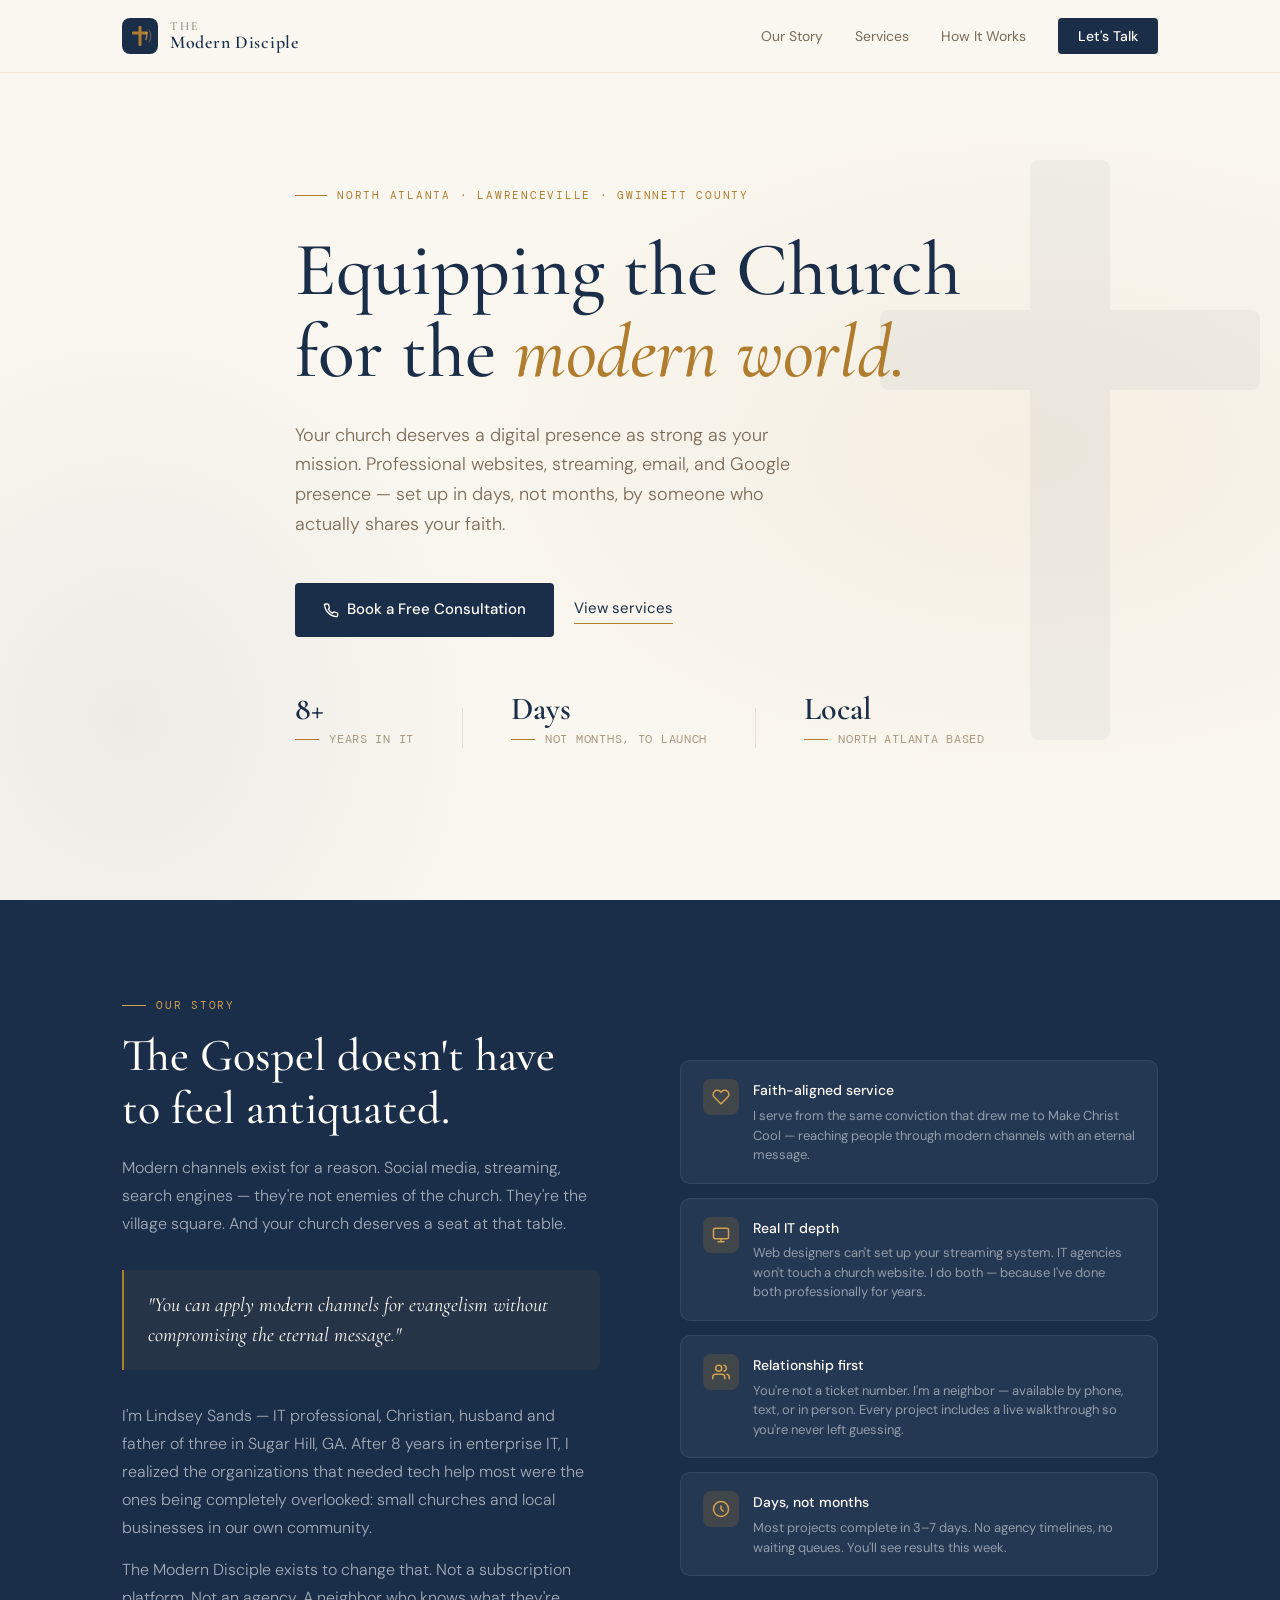
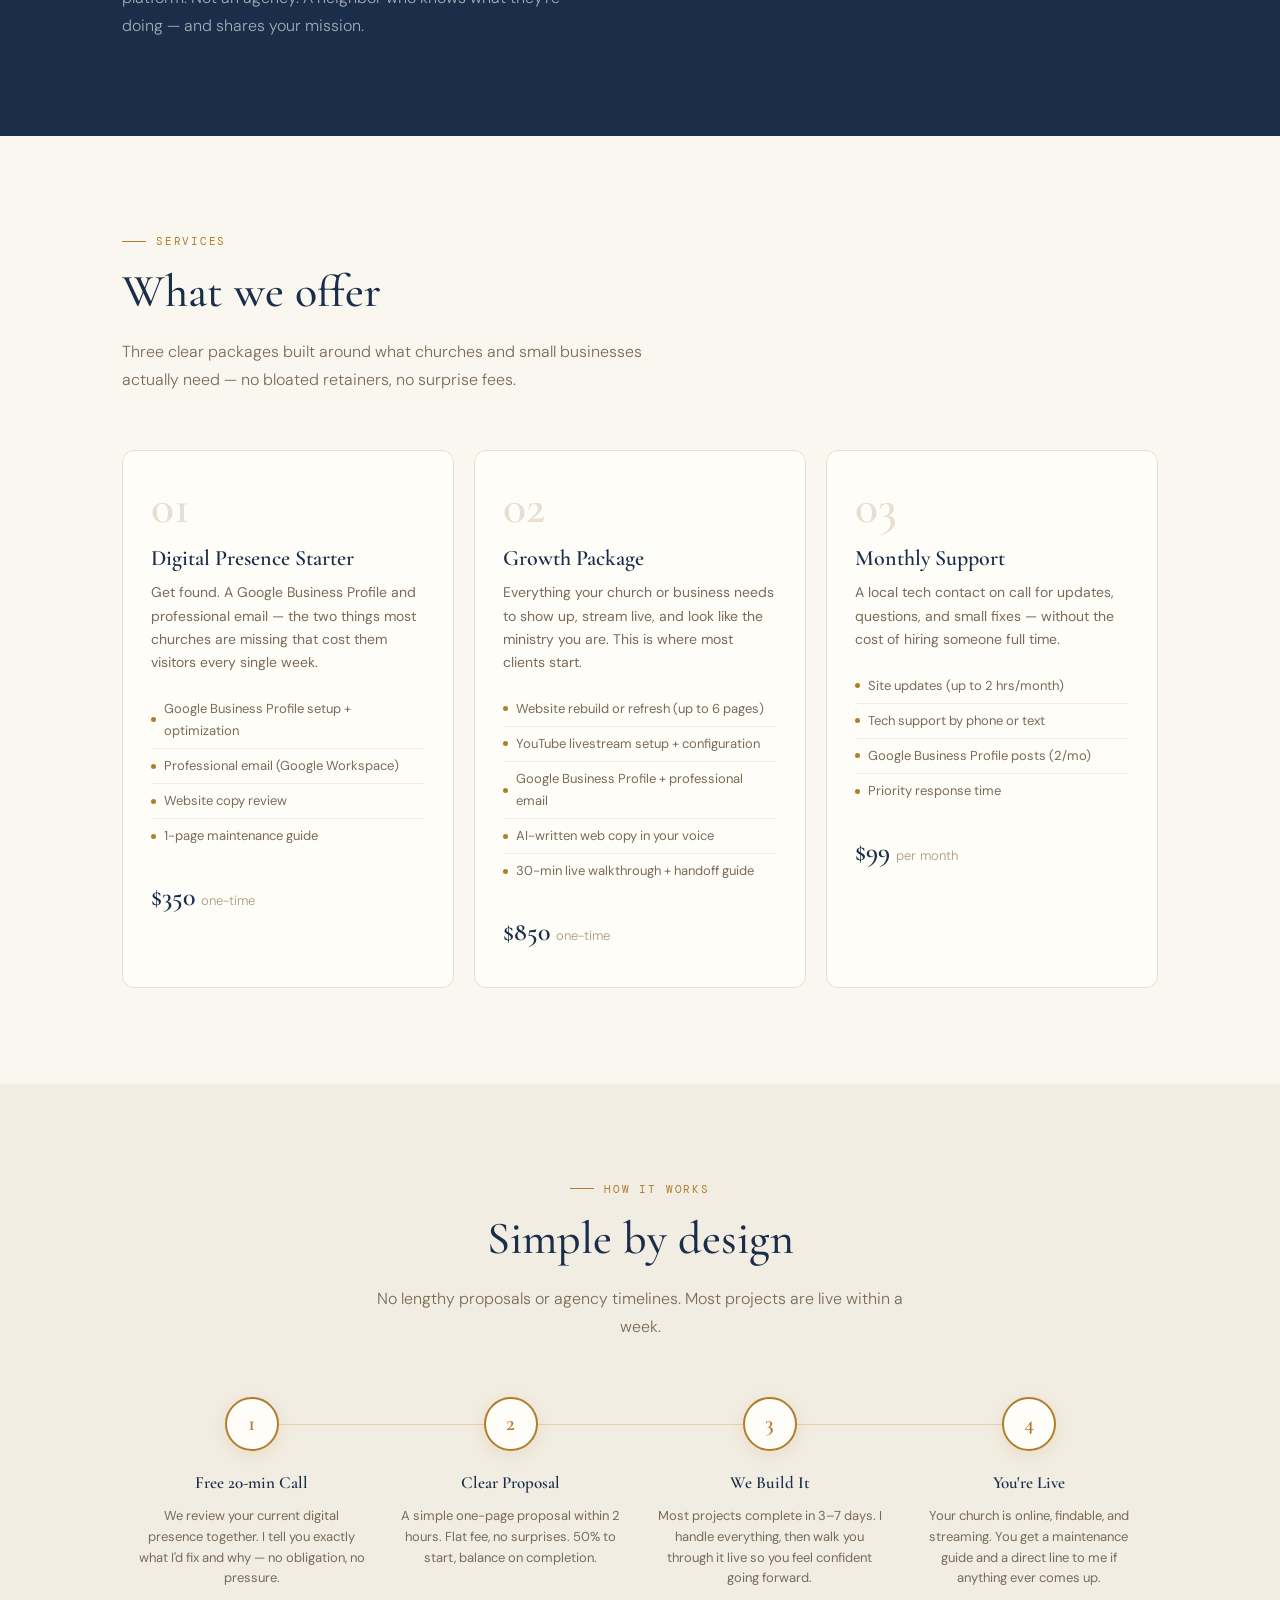
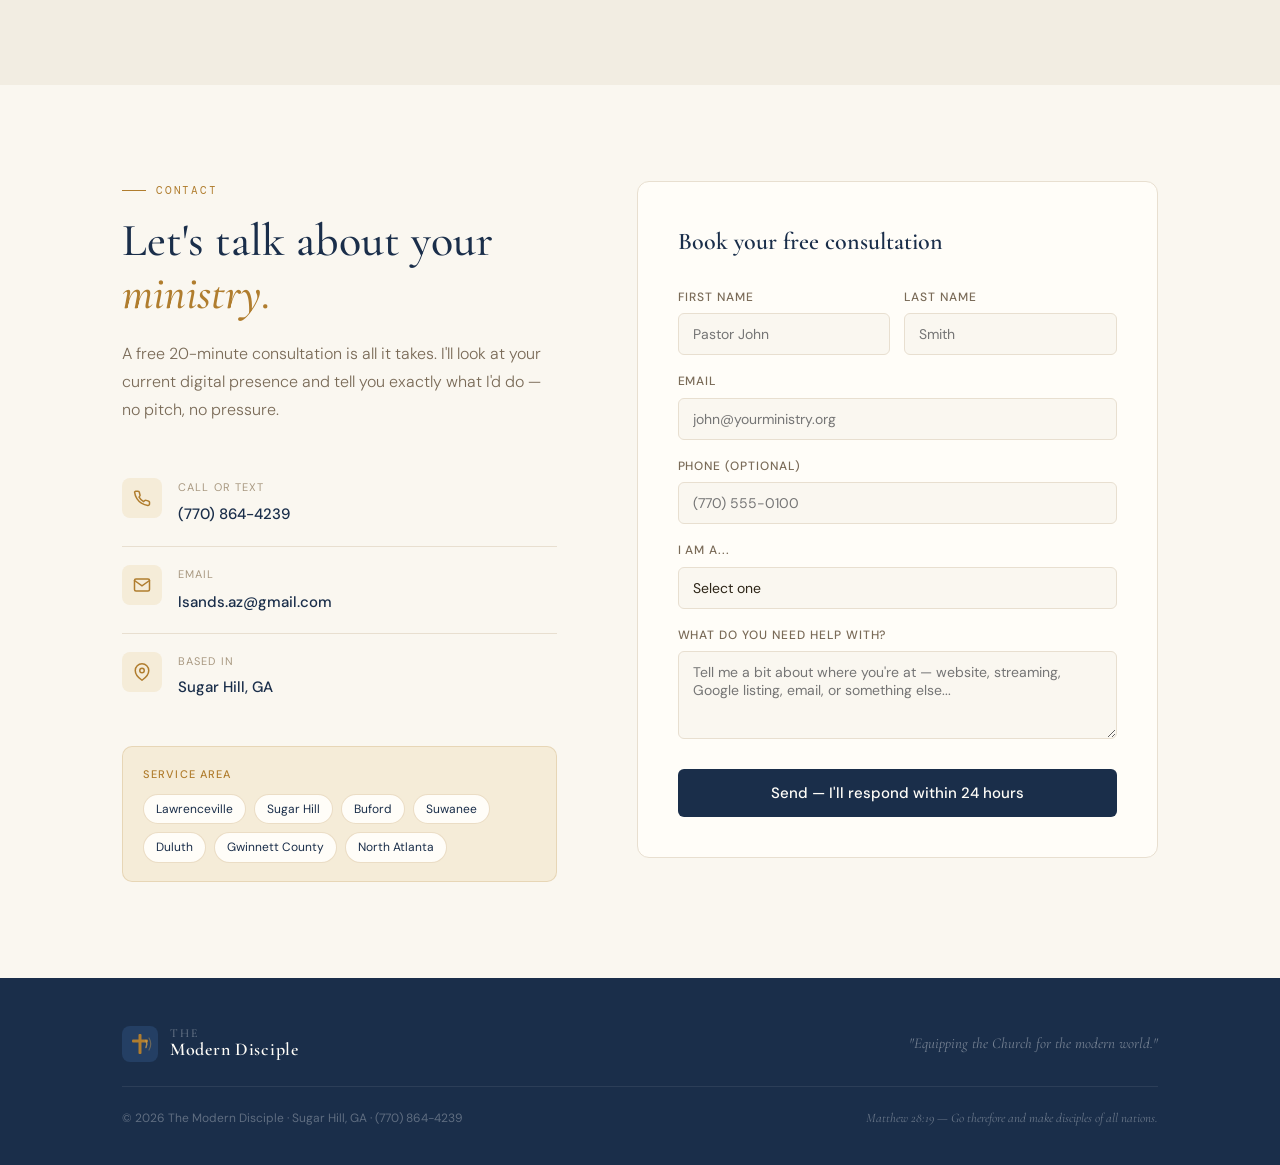
<file: the-modern-disciple.html>
<!DOCTYPE html>
<html lang="en">
<head>
<meta charset="UTF-8">
<meta name="viewport" content="width=device-width, initial-scale=1.0">
<title>The Modern Disciple — Equipping the Church for the Modern World</title>
<link rel="preconnect" href="https://fonts.googleapis.com">
<link href="https://fonts.googleapis.com/css2?family=Cormorant+Garamond:ital,wght@0,400;0,500;0,600;1,400;1,600&family=DM+Sans:wght@300;400;500&family=DM+Mono:wght@400&display=swap" rel="stylesheet">
<style>
*, *::before, *::after { box-sizing: border-box; margin: 0; padding: 0; }
:root {
  --cream: #FAF7F0; --cream2: #F2EDE2; --cream3: #E8DFD0;
  --navy: #1A2E4A; --navy2: #243F64;
  --gold: #B07D2E; --gold-light: #D4A24E; --gold-pale: #F5ECD8;
  --text: #2C2416; --muted: #7A6B58; --muted2: #A89880; --white: #FFFDF8;
  --serif: 'Cormorant Garamond', Georgia, serif;
  --sans: 'DM Sans', system-ui, sans-serif;
  --mono: 'DM Mono', monospace;
  --t: 0.3s ease;
}
html { scroll-behavior: smooth; }
body { background: var(--cream); color: var(--text); font-family: var(--sans); font-size: 16px; line-height: 1.7; -webkit-font-smoothing: antialiased; overflow-x: hidden; }
.wrap { max-width: 1100px; margin: 0 auto; padding: 0 32px; position: relative; }

/* NAV */
nav { position: fixed; top: 0; left: 0; right: 0; z-index: 100; padding: 18px 0; background: rgba(250,247,240,0.9); backdrop-filter: blur(12px); border-bottom: 1px solid rgba(176,125,46,0.12); }
.nav-inner { display: flex; align-items: center; justify-content: space-between; }
.logo-mark { display: inline-flex; align-items: center; gap: 12px; text-decoration: none; }
.logo-icon { width: 36px; height: 36px; flex-shrink: 0; }
.logo-text { display: flex; flex-direction: column; line-height: 1.1; }
.logo-text .l-top { font-family: var(--serif); font-size: 12px; font-weight: 400; letter-spacing: 0.18em; text-transform: uppercase; color: var(--muted); }
.logo-text .l-bottom { font-family: var(--serif); font-size: 18px; font-weight: 600; color: var(--navy); letter-spacing: 0.04em; }
.nav-links { display: flex; align-items: center; gap: 32px; list-style: none; }
.nav-links a { font-size: 14px; color: var(--muted); text-decoration: none; transition: color var(--t); }
.nav-links a:hover { color: var(--navy); }
.nav-cta { background: var(--navy) !important; color: var(--white) !important; padding: 9px 20px; border-radius: 4px; font-weight: 500 !important; }
.nav-cta:hover { background: var(--navy2) !important; color: var(--white) !important; }

/* HERO */
.hero { min-height: 100vh; display: flex; align-items: center; padding: 120px 0 80px; position: relative; overflow: hidden; }
.hero-bg { position: absolute; inset: 0; background: radial-gradient(ellipse 70% 60% at 80% 50%, rgba(176,125,46,0.07) 0%, transparent 70%), radial-gradient(ellipse 50% 80% at 10% 80%, rgba(26,46,74,0.06) 0%, transparent 60%); }
.hero-cross { position: absolute; right: -40px; top: 50%; transform: translateY(-50%); opacity: 0.04; }
.hero-content { position: relative; z-index: 1; max-width: 720px; }
.eyebrow { display: inline-flex; align-items: center; gap: 10px; font-family: var(--mono); font-size: 11px; letter-spacing: 0.16em; text-transform: uppercase; color: var(--gold); margin-bottom: 24px; animation: fadeUp 0.8s ease both; }
.eyebrow::before { content: ''; width: 32px; height: 1px; background: var(--gold); }
.hero h1 { font-family: var(--serif); font-size: clamp(44px, 6vw, 76px); font-weight: 500; line-height: 1.08; color: var(--navy); margin-bottom: 28px; animation: fadeUp 0.8s 0.1s ease both; }
.hero h1 em { font-style: italic; color: var(--gold); }
.hero-sub { font-size: 18px; font-weight: 300; color: var(--muted); max-width: 520px; line-height: 1.65; margin-bottom: 44px; animation: fadeUp 0.8s 0.2s ease both; }
.hero-actions { display: flex; align-items: center; gap: 20px; flex-wrap: wrap; animation: fadeUp 0.8s 0.3s ease both; }
.btn-primary { display: inline-flex; align-items: center; gap: 8px; background: var(--navy); color: var(--white); padding: 14px 28px; border-radius: 4px; font-size: 15px; font-weight: 500; text-decoration: none; transition: background var(--t), transform var(--t); }
.btn-primary:hover { background: var(--navy2); transform: translateY(-1px); }
.btn-secondary { font-size: 15px; color: var(--navy); text-decoration: none; border-bottom: 1px solid var(--gold); padding-bottom: 2px; transition: color var(--t); }
.btn-secondary:hover { color: var(--gold); }
.hero-stats { display: flex; gap: 48px; align-items: center; margin-top: 56px; animation: fadeUp 0.8s 0.4s ease both; }
.hero-stat .s-num { font-family: var(--serif); font-size: 32px; font-weight: 600; color: var(--navy); line-height: 1; }
.hero-stat .s-label { font-size: 12px; color: var(--muted2); letter-spacing: 0.06em; text-transform: uppercase; margin-top: 4px; }
.stat-div { width: 1px; height: 40px; background: var(--cream3); }

/* SECTIONS */
section { padding: 96px 0; position: relative; }
.s-label { font-family: var(--mono); font-size: 11px; letter-spacing: 0.16em; text-transform: uppercase; color: var(--gold); margin-bottom: 14px; display: flex; align-items: center; gap: 10px; }
.s-label::before { content: ''; width: 24px; height: 1px; background: var(--gold); }
.s-title { font-family: var(--serif); font-size: clamp(30px, 4vw, 46px); font-weight: 500; line-height: 1.15; color: var(--navy); margin-bottom: 20px; }
.s-title em { font-style: italic; color: var(--gold); }
.s-body { font-size: 16px; font-weight: 300; color: var(--muted); line-height: 1.75; max-width: 560px; }

/* STORY */
.story { background: var(--navy); overflow: hidden; }
.story-inner { display: grid; grid-template-columns: 1fr 1fr; gap: 80px; align-items: center; }
.story .s-label { color: var(--gold-light); }
.story .s-label::before { background: var(--gold-light); }
.story .s-title { color: var(--white); }
.story .s-body { color: rgba(255,255,255,0.6); max-width: 100%; }
.story-quote { border-left: 2px solid var(--gold); padding: 20px 24px; margin: 32px 0; background: rgba(176,125,46,0.08); border-radius: 0 6px 6px 0; }
.story-quote p { font-family: var(--serif); font-style: italic; font-size: 20px; color: var(--white); line-height: 1.5; margin: 0; }
.story-cards { display: flex; flex-direction: column; gap: 14px; }
.s-card { background: rgba(255,255,255,0.05); border: 1px solid rgba(255,255,255,0.08); border-radius: 10px; padding: 18px 22px; display: flex; gap: 14px; align-items: flex-start; transition: background var(--t); }
.s-card:hover { background: rgba(255,255,255,0.09); }
.s-card-icon { width: 36px; height: 36px; border-radius: 8px; background: rgba(176,125,46,0.2); display: flex; align-items: center; justify-content: center; flex-shrink: 0; }
.s-card-title { font-size: 14px; font-weight: 500; color: var(--white); margin-bottom: 3px; }
.s-card-body { font-size: 13px; color: rgba(255,255,255,0.5); line-height: 1.5; }

/* SERVICES */
.services-grid { display: grid; grid-template-columns: repeat(auto-fit, minmax(280px, 1fr)); gap: 20px; margin-top: 56px; }
.svc-card { background: var(--white); border: 1px solid var(--cream3); border-radius: 12px; padding: 32px 28px; position: relative; overflow: hidden; transition: transform var(--t), box-shadow var(--t); }
.svc-card::before { content: ''; position: absolute; top: 0; left: 0; right: 0; height: 3px; background: var(--gold); transform: scaleX(0); transform-origin: left; transition: transform 0.4s ease; }
.svc-card:hover { transform: translateY(-4px); box-shadow: 0 16px 40px rgba(26,46,74,0.1); }
.svc-card:hover::before { transform: scaleX(1); }
.svc-num { font-family: var(--serif); font-size: 48px; font-weight: 600; color: var(--cream3); line-height: 1; margin-bottom: 14px; }
.svc-name { font-family: var(--serif); font-size: 22px; font-weight: 600; color: var(--navy); margin-bottom: 10px; line-height: 1.2; }
.svc-desc { font-size: 14px; color: var(--muted); line-height: 1.65; margin-bottom: 18px; }
.svc-list { list-style: none; font-size: 13px; color: var(--muted); margin-bottom: 22px; }
.svc-list li { padding: 6px 0; border-bottom: 1px solid var(--cream2); display: flex; align-items: center; gap: 8px; }
.svc-list li:last-child { border-bottom: none; }
.svc-list li::before { content: ''; width: 5px; height: 5px; border-radius: 50%; background: var(--gold); flex-shrink: 0; }
.svc-price { font-family: var(--serif); font-size: 26px; font-weight: 600; color: var(--navy); }
.svc-price span { font-family: var(--sans); font-size: 13px; color: var(--muted2); font-weight: 300; }

/* HOW */
.how { background: var(--cream2); }
.how-center { text-align: center; max-width: 560px; margin: 0 auto; }
.how-center .s-label { justify-content: center; }
.how-steps { display: grid; grid-template-columns: repeat(4, 1fr); gap: 0; margin-top: 56px; position: relative; }
.how-steps::before { content: ''; position: absolute; top: 27px; left: 15%; right: 15%; height: 1px; background: var(--gold-light); opacity: 0.4; }
.how-step { text-align: center; padding: 0 16px; position: relative; z-index: 1; }
.how-circle { width: 54px; height: 54px; border-radius: 50%; background: var(--white); border: 2px solid var(--gold); display: flex; align-items: center; justify-content: center; margin: 0 auto 18px; font-family: var(--serif); font-size: 22px; font-weight: 600; color: var(--gold); box-shadow: 0 4px 16px rgba(176,125,46,0.15); }
.how-step-title { font-family: var(--serif); font-size: 17px; font-weight: 600; color: var(--navy); margin-bottom: 8px; }
.how-step-body { font-size: 13px; color: var(--muted); line-height: 1.6; }

/* CONTACT */
.contact-inner { display: grid; grid-template-columns: 1fr 1.2fr; gap: 80px; align-items: start; }
.contact-form-wrap { background: var(--white); border: 1px solid var(--cream3); border-radius: 12px; padding: 40px; }
.form-title { font-family: var(--serif); font-size: 24px; font-weight: 600; color: var(--navy); margin-bottom: 24px; }
.fg { margin-bottom: 16px; }
.fg label { display: block; font-size: 12px; font-weight: 500; letter-spacing: 0.08em; text-transform: uppercase; color: var(--muted); margin-bottom: 6px; }
.fg input, .fg select, .fg textarea { width: 100%; padding: 11px 14px; border: 1px solid var(--cream3); border-radius: 6px; background: var(--cream); font-family: var(--sans); font-size: 14px; color: var(--text); outline: none; transition: border-color var(--t); -webkit-appearance: none; }
.fg input:focus, .fg select:focus, .fg textarea:focus { border-color: var(--gold); background: var(--white); }
.fg textarea { resize: vertical; min-height: 88px; }
.fg-row { display: grid; grid-template-columns: 1fr 1fr; gap: 14px; }
.btn-sub { width: 100%; padding: 14px; background: var(--navy); color: var(--white); border: none; border-radius: 6px; font-family: var(--sans); font-size: 15px; font-weight: 500; cursor: pointer; transition: background var(--t); margin-top: 6px; }
.btn-sub:hover { background: var(--navy2); }
.c-detail { display: flex; gap: 16px; align-items: flex-start; padding: 18px 0; border-bottom: 1px solid var(--cream3); }
.c-detail:last-of-type { border-bottom: none; }
.c-icon { width: 40px; height: 40px; border-radius: 8px; background: var(--gold-pale); display: flex; align-items: center; justify-content: center; flex-shrink: 0; }
.c-icon svg { width: 18px; height: 18px; }
.c-label { font-size: 11px; letter-spacing: 0.1em; text-transform: uppercase; color: var(--muted2); margin-bottom: 4px; }
.c-value { font-size: 15px; color: var(--navy); font-weight: 500; text-decoration: none; }
.c-value:hover { color: var(--gold); }
.area-box { background: var(--gold-pale); border: 1px solid rgba(176,125,46,0.2); border-radius: 10px; padding: 18px 20px; margin-top: 28px; }
.area-title { font-size: 11px; letter-spacing: 0.1em; text-transform: uppercase; color: var(--gold); margin-bottom: 10px; font-weight: 500; }
.area-pills { display: flex; flex-wrap: wrap; gap: 8px; }
.pill { background: var(--white); border: 1px solid rgba(176,125,46,0.25); border-radius: 20px; padding: 4px 12px; font-size: 12px; color: var(--navy); }

/* FOOTER */
footer { background: var(--navy); padding: 48px 0 36px; }
.footer-top { display: flex; justify-content: space-between; align-items: center; flex-wrap: wrap; gap: 24px; padding-bottom: 24px; border-bottom: 1px solid rgba(255,255,255,0.08); margin-bottom: 20px; }
.footer-tagline { font-family: var(--serif); font-style: italic; font-size: 15px; color: rgba(255,255,255,0.4); max-width: 320px; }
footer .l-top { color: rgba(255,255,255,0.4) !important; }
footer .l-bottom { color: var(--white) !important; }
.footer-bottom { display: flex; justify-content: space-between; align-items: center; flex-wrap: wrap; gap: 12px; font-size: 12px; color: rgba(255,255,255,0.3); }
.footer-verse { font-family: var(--serif); font-style: italic; color: rgba(255,255,255,0.35); font-size: 13px; }

@keyframes fadeUp { from { opacity: 0; transform: translateY(20px); } to { opacity: 1; transform: translateY(0); } }

@media (max-width: 900px) {
  .story-inner { grid-template-columns: 1fr; gap: 48px; }
  .contact-inner { grid-template-columns: 1fr; gap: 48px; }
  .how-steps { grid-template-columns: 1fr 1fr; gap: 32px; }
  .how-steps::before { display: none; }
}
@media (max-width: 680px) {
  .wrap { padding: 0 20px; }
  .nav-links { display: none; }
  .hero { padding: 100px 0 60px; min-height: auto; }
  section { padding: 64px 0; }
  .hero-stats { gap: 20px; }
  .fg-row { grid-template-columns: 1fr; }
  .contact-form-wrap { padding: 24px 20px; }
  .services-grid { grid-template-columns: 1fr; }
  .how-steps { grid-template-columns: 1fr 1fr; }
}
</style>
</head>
<body>

<nav>
  <div class="wrap">
    <div class="nav-inner">
      <a href="#" class="logo-mark">
        <svg class="logo-icon" viewBox="0 0 36 36" fill="none">
          <rect width="36" height="36" rx="8" fill="#1A2E4A"/>
          <rect x="16.5" y="8" width="3" height="20" rx="1" fill="#B07D2E"/>
          <rect x="10" y="13.5" width="16" height="3" rx="1" fill="#B07D2E"/>
          <path d="M24 14.5 A8 8 0 0 1 24 21.5" stroke="#D4A24E" stroke-width="1.5" stroke-linecap="round" fill="none" opacity="0.75"/>
          <path d="M27 12 A12 12 0 0 1 27 24" stroke="#D4A24E" stroke-width="1.2" stroke-linecap="round" fill="none" opacity="0.4"/>
        </svg>
        <div class="logo-text">
          <span class="l-top">The</span>
          <span class="l-bottom">Modern Disciple</span>
        </div>
      </a>
      <ul class="nav-links">
        <li><a href="#story">Our Story</a></li>
        <li><a href="#services">Services</a></li>
        <li><a href="#how">How It Works</a></li>
        <li><a href="#contact" class="nav-cta">Let's Talk</a></li>
      </ul>
    </div>
  </div>
</nav>

<section class="hero" id="home">
  <div class="hero-bg"></div>
  <svg class="hero-cross" width="500" height="700" viewBox="0 0 500 700" fill="none">
    <rect x="210" y="60" width="80" height="580" rx="8" fill="#1A2E4A"/>
    <rect x="60" y="210" width="380" height="80" rx="8" fill="#1A2E4A"/>
  </svg>
  <div class="wrap">
    <div class="hero-content">
      <div class="eyebrow">North Atlanta · Lawrenceville · Gwinnett County</div>
      <h1>Equipping the Church<br>for the <em>modern world.</em></h1>
      <p class="hero-sub">Your church deserves a digital presence as strong as your mission. Professional websites, streaming, email, and Google presence — set up in days, not months, by someone who actually shares your faith.</p>
      <div class="hero-actions">
        <a href="#contact" class="btn-primary">
          <svg width="16" height="16" viewBox="0 0 24 24" fill="none" stroke="currentColor" stroke-width="2" stroke-linecap="round"><path d="M22 16.92v3a2 2 0 0 1-2.18 2 19.79 19.79 0 0 1-8.63-3.07 19.5 19.5 0 0 1-5.99-5.99 19.79 19.79 0 0 1-3.07-8.67A2 2 0 0 1 3.6 3h3a2 2 0 0 1 2 1.72c.127.96.361 1.903.7 2.81a2 2 0 0 1-.45 2.11L8.09 10.91a16 16 0 0 0 6 6l1.27-1.27a2 2 0 0 1 2.11-.45c.907.339 1.85.573 2.81.7A2 2 0 0 1 22 17.92z"/></svg>
          Book a Free Consultation
        </a>
        <a href="#services" class="btn-secondary">View services</a>
      </div>
      <div class="hero-stats">
        <div class="hero-stat"><div class="s-num">8+</div><div class="s-label">Years in IT</div></div>
        <div class="stat-div"></div>
        <div class="hero-stat"><div class="s-num">Days</div><div class="s-label">Not months, to launch</div></div>
        <div class="stat-div"></div>
        <div class="hero-stat"><div class="s-num">Local</div><div class="s-label">North Atlanta based</div></div>
      </div>
    </div>
  </div>
</section>

<section class="story" id="story">
  <div class="wrap">
    <div class="story-inner">
      <div>
        <div class="s-label">Our Story</div>
        <h2 class="s-title">The Gospel doesn't have to feel antiquated.</h2>
        <p class="s-body">Modern channels exist for a reason. Social media, streaming, search engines — they're not enemies of the church. They're the village square. And your church deserves a seat at that table.</p>
        <div class="story-quote">
          <p>"You can apply modern channels for evangelism without compromising the eternal message."</p>
        </div>
        <p class="s-body">I'm Lindsey Sands — IT professional, Christian, husband and father of three in Sugar Hill, GA. After 8 years in enterprise IT, I realized the organizations that needed tech help most were the ones being completely overlooked: small churches and local businesses in our own community.</p>
        <p class="s-body" style="margin-top:14px;">The Modern Disciple exists to change that. Not a subscription platform. Not an agency. A neighbor who knows what they're doing — and shares your mission.</p>
      </div>
      <div class="story-cards">
        <div class="s-card">
          <div class="s-card-icon"><svg width="18" height="18" viewBox="0 0 24 24" fill="none" stroke="#D4A24E" stroke-width="2" stroke-linecap="round"><path d="M20.84 4.61a5.5 5.5 0 0 0-7.78 0L12 5.67l-1.06-1.06a5.5 5.5 0 0 0-7.78 7.78l1.06 1.06L12 21.23l7.78-7.78 1.06-1.06a5.5 5.5 0 0 0 0-7.78z"/></svg></div>
          <div><div class="s-card-title">Faith-aligned service</div><div class="s-card-body">I serve from the same conviction that drew me to Make Christ Cool — reaching people through modern channels with an eternal message.</div></div>
        </div>
        <div class="s-card">
          <div class="s-card-icon"><svg width="18" height="18" viewBox="0 0 24 24" fill="none" stroke="#D4A24E" stroke-width="2" stroke-linecap="round"><rect x="2" y="3" width="20" height="14" rx="2"/><path d="M8 21h8m-4-4v4"/></svg></div>
          <div><div class="s-card-title">Real IT depth</div><div class="s-card-body">Web designers can't set up your streaming system. IT agencies won't touch a church website. I do both — because I've done both professionally for years.</div></div>
        </div>
        <div class="s-card">
          <div class="s-card-icon"><svg width="18" height="18" viewBox="0 0 24 24" fill="none" stroke="#D4A24E" stroke-width="2" stroke-linecap="round"><path d="M17 21v-2a4 4 0 0 0-4-4H5a4 4 0 0 0-4 4v2"/><circle cx="9" cy="7" r="4"/><path d="M23 21v-2a4 4 0 0 0-3-3.87M16 3.13a4 4 0 0 1 0 7.75"/></svg></div>
          <div><div class="s-card-title">Relationship first</div><div class="s-card-body">You're not a ticket number. I'm a neighbor — available by phone, text, or in person. Every project includes a live walkthrough so you're never left guessing.</div></div>
        </div>
        <div class="s-card">
          <div class="s-card-icon"><svg width="18" height="18" viewBox="0 0 24 24" fill="none" stroke="#D4A24E" stroke-width="2" stroke-linecap="round"><circle cx="12" cy="12" r="10"/><path d="M12 8v4l3 3"/></svg></div>
          <div><div class="s-card-title">Days, not months</div><div class="s-card-body">Most projects complete in 3–7 days. No agency timelines, no waiting queues. You'll see results this week.</div></div>
        </div>
      </div>
    </div>
  </div>
</section>

<section id="services">
  <div class="wrap">
    <div class="s-label">Services</div>
    <h2 class="s-title">What we offer</h2>
    <p class="s-body">Three clear packages built around what churches and small businesses actually need — no bloated retainers, no surprise fees.</p>
    <div class="services-grid">
      <div class="svc-card">
        <div class="svc-num">01</div>
        <div class="svc-name">Digital Presence Starter</div>
        <div class="svc-desc">Get found. A Google Business Profile and professional email — the two things most churches are missing that cost them visitors every single week.</div>
        <ul class="svc-list">
          <li>Google Business Profile setup + optimization</li>
          <li>Professional email (Google Workspace)</li>
          <li>Website copy review</li>
          <li>1-page maintenance guide</li>
        </ul>
        <div class="svc-price">$350 <span>one-time</span></div>
      </div>
      <div class="svc-card">
        <div class="svc-num">02</div>
        <div class="svc-name">Growth Package</div>
        <div class="svc-desc">Everything your church or business needs to show up, stream live, and look like the ministry you are. This is where most clients start.</div>
        <ul class="svc-list">
          <li>Website rebuild or refresh (up to 6 pages)</li>
          <li>YouTube livestream setup + configuration</li>
          <li>Google Business Profile + professional email</li>
          <li>AI-written web copy in your voice</li>
          <li>30-min live walkthrough + handoff guide</li>
        </ul>
        <div class="svc-price">$850 <span>one-time</span></div>
      </div>
      <div class="svc-card">
        <div class="svc-num">03</div>
        <div class="svc-name">Monthly Support</div>
        <div class="svc-desc">A local tech contact on call for updates, questions, and small fixes — without the cost of hiring someone full time.</div>
        <ul class="svc-list">
          <li>Site updates (up to 2 hrs/month)</li>
          <li>Tech support by phone or text</li>
          <li>Google Business Profile posts (2/mo)</li>
          <li>Priority response time</li>
        </ul>
        <div class="svc-price">$99 <span>per month</span></div>
      </div>
    </div>
  </div>
</section>

<section class="how" id="how">
  <div class="wrap">
    <div class="how-center">
      <div class="s-label">How it works</div>
      <h2 class="s-title">Simple by design</h2>
      <p class="s-body" style="margin: 0 auto;">No lengthy proposals or agency timelines. Most projects are live within a week.</p>
    </div>
    <div class="how-steps">
      <div class="how-step">
        <div class="how-circle">1</div>
        <div class="how-step-title">Free 20-min Call</div>
        <div class="how-step-body">We review your current digital presence together. I tell you exactly what I'd fix and why — no obligation, no pressure.</div>
      </div>
      <div class="how-step">
        <div class="how-circle">2</div>
        <div class="how-step-title">Clear Proposal</div>
        <div class="how-step-body">A simple one-page proposal within 2 hours. Flat fee, no surprises. 50% to start, balance on completion.</div>
      </div>
      <div class="how-step">
        <div class="how-circle">3</div>
        <div class="how-step-title">We Build It</div>
        <div class="how-step-body">Most projects complete in 3–7 days. I handle everything, then walk you through it live so you feel confident going forward.</div>
      </div>
      <div class="how-step">
        <div class="how-circle">4</div>
        <div class="how-step-title">You're Live</div>
        <div class="how-step-body">Your church is online, findable, and streaming. You get a maintenance guide and a direct line to me if anything ever comes up.</div>
      </div>
    </div>
  </div>
</section>

<section id="contact">
  <div class="wrap">
    <div class="contact-inner">
      <div>
        <div class="s-label">Contact</div>
        <h2 class="s-title">Let's talk about your <em>ministry.</em></h2>
        <p class="s-body">A free 20-minute consultation is all it takes. I'll look at your current digital presence and tell you exactly what I'd do — no pitch, no pressure.</p>
        <div style="margin-top:36px;">
          <div class="c-detail">
            <div class="c-icon"><svg viewBox="0 0 24 24" fill="none" stroke="#B07D2E" stroke-width="2" stroke-linecap="round"><path d="M22 16.92v3a2 2 0 0 1-2.18 2 19.79 19.79 0 0 1-8.63-3.07 19.5 19.5 0 0 1-5.99-5.99 19.79 19.79 0 0 1-3.07-8.67A2 2 0 0 1 3.6 3h3a2 2 0 0 1 2 1.72c.127.96.361 1.903.7 2.81a2 2 0 0 1-.45 2.11L8.09 10.91a16 16 0 0 0 6 6l1.27-1.27a2 2 0 0 1 2.11-.45c.907.339 1.85.573 2.81.7A2 2 0 0 1 22 17.92z"/></svg></div>
            <div><div class="c-label">Call or text</div><a href="tel:7708644239" class="c-value">(770) 864-4239</a></div>
          </div>
          <div class="c-detail">
            <div class="c-icon"><svg viewBox="0 0 24 24" fill="none" stroke="#B07D2E" stroke-width="2" stroke-linecap="round"><path d="M4 4h16c1.1 0 2 .9 2 2v12c0 1.1-.9 2-2 2H4c-1.1 0-2-.9-2-2V6c0-1.1.9-2 2-2z"/><polyline points="22,6 12,13 2,6"/></svg></div>
            <div><div class="c-label">Email</div><a href="mailto:lsands.az@gmail.com" class="c-value">lsands.az@gmail.com</a></div>
          </div>
          <div class="c-detail">
            <div class="c-icon"><svg viewBox="0 0 24 24" fill="none" stroke="#B07D2E" stroke-width="2" stroke-linecap="round"><path d="M21 10c0 7-9 13-9 13s-9-6-9-13a9 9 0 0 1 18 0z"/><circle cx="12" cy="10" r="3"/></svg></div>
            <div><div class="c-label">Based in</div><div class="c-value">Sugar Hill, GA</div></div>
          </div>
        </div>
        <div class="area-box">
          <div class="area-title">Service area</div>
          <div class="area-pills">
            <span class="pill">Lawrenceville</span><span class="pill">Sugar Hill</span><span class="pill">Buford</span>
            <span class="pill">Suwanee</span><span class="pill">Duluth</span><span class="pill">Gwinnett County</span><span class="pill">North Atlanta</span>
          </div>
        </div>
      </div>
      <div class="contact-form-wrap">
        <div class="form-title">Book your free consultation</div>
        <div class="fg-row">
          <div class="fg"><label>First name</label><input type="text" placeholder="Pastor John"></div>
          <div class="fg"><label>Last name</label><input type="text" placeholder="Smith"></div>
        </div>
        <div class="fg"><label>Email</label><input type="email" placeholder="john@yourministry.org"></div>
        <div class="fg"><label>Phone (optional)</label><input type="tel" placeholder="(770) 555-0100"></div>
        <div class="fg">
          <label>I am a...</label>
          <select><option value="">Select one</option><option>Church / Ministry</option><option>Small Business</option><option>Non-profit</option><option>Other</option></select>
        </div>
        <div class="fg"><label>What do you need help with?</label><textarea placeholder="Tell me a bit about where you're at — website, streaming, Google listing, email, or something else..."></textarea></div>
        <button class="btn-sub">Send — I'll respond within 24 hours</button>
      </div>
    </div>
  </div>
</section>

<footer>
  <div class="wrap">
    <div class="footer-top">
      <a href="#" class="logo-mark">
        <svg class="logo-icon" viewBox="0 0 36 36" fill="none">
          <rect width="36" height="36" rx="8" fill="#243F64"/>
          <rect x="16.5" y="8" width="3" height="20" rx="1" fill="#B07D2E"/>
          <rect x="10" y="13.5" width="16" height="3" rx="1" fill="#B07D2E"/>
          <path d="M24 14.5 A8 8 0 0 1 24 21.5" stroke="#D4A24E" stroke-width="1.5" stroke-linecap="round" fill="none" opacity="0.75"/>
          <path d="M27 12 A12 12 0 0 1 27 24" stroke="#D4A24E" stroke-width="1.2" stroke-linecap="round" fill="none" opacity="0.4"/>
        </svg>
        <div class="logo-text">
          <span class="l-top">The</span>
          <span class="l-bottom">Modern Disciple</span>
        </div>
      </a>
      <p class="footer-tagline">"Equipping the Church for the modern world."</p>
    </div>
    <div class="footer-bottom">
      <span>© 2026 The Modern Disciple · Sugar Hill, GA · (770) 864-4239</span>
      <span class="footer-verse">Matthew 28:19 — Go therefore and make disciples of all nations.</span>
    </div>
  </div>
</footer>

</body>
</html>
</file>
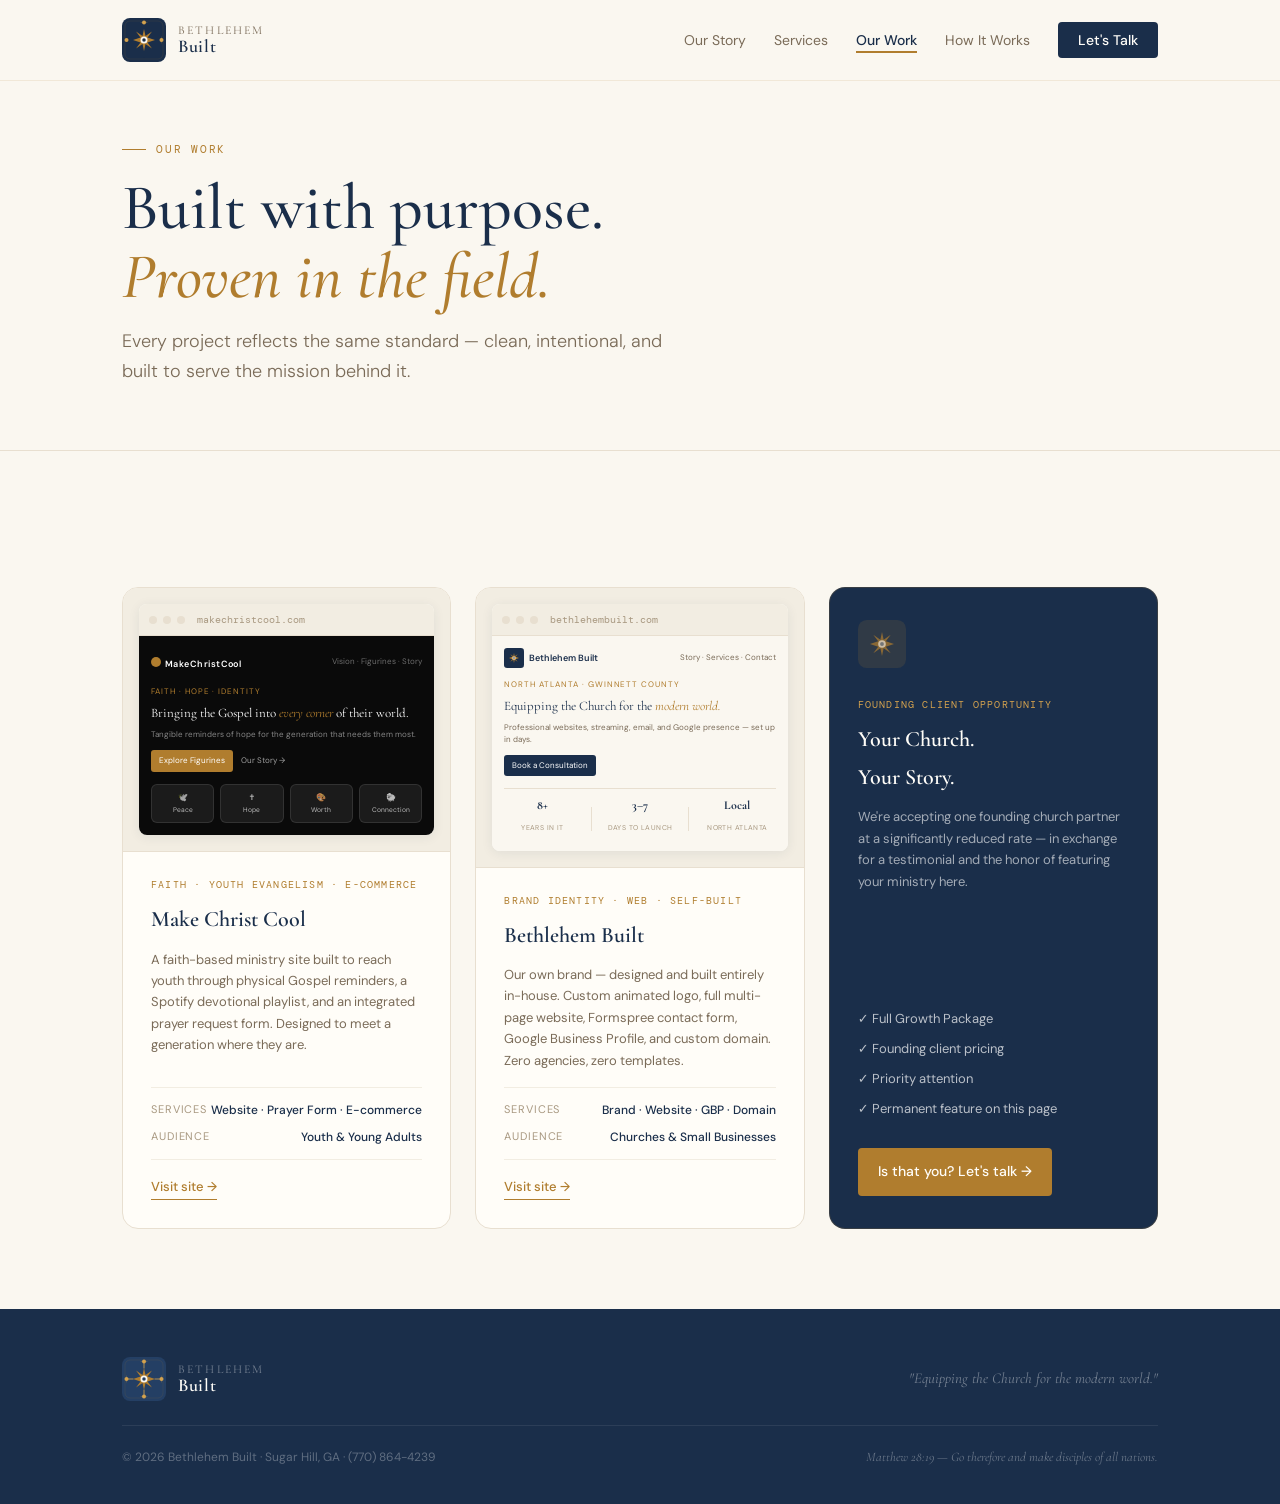
<file: work.html>
<!DOCTYPE html>
<html lang="en">
<head>
<meta charset="UTF-8">
<meta name="viewport" content="width=device-width, initial-scale=1.0">
<title>Our Work — Bethlehem Built</title>
<link rel="preconnect" href="https://fonts.googleapis.com">
<link href="https://fonts.googleapis.com/css2?family=Cormorant+Garamond:ital,wght@0,400;0,500;0,600;1,400;1,600&family=DM+Sans:wght@300;400;500&family=DM+Mono:wght@400&display=swap" rel="stylesheet">
<link rel="stylesheet" href="shared.css">
<style>
.work-grid { display: grid; grid-template-columns: repeat(auto-fit, minmax(300px, 1fr)); gap: 24px; margin-top: 56px; }
.work-card { background: var(--white); border: 1px solid var(--cream3); border-radius: 16px; overflow: hidden; transition: transform var(--t), box-shadow var(--t); display: flex; flex-direction: column; }
.work-card:hover { transform: translateY(-4px); box-shadow: 0 20px 48px rgba(26,46,74,0.1); }
.work-preview { padding: 16px; border-bottom: 1px solid var(--cream3); background: var(--cream2); }
.preview-browser { background: var(--white); border-radius: 8px; overflow: hidden; box-shadow: 0 2px 12px rgba(26,46,74,0.08); }
.preview-bar { background: var(--cream2); padding: 7px 10px; display: flex; align-items: center; gap: 6px; border-bottom: 1px solid var(--cream3); }
.dot { width: 8px; height: 8px; border-radius: 50%; background: var(--cream3); }
.preview-url { font-family: var(--mono); font-size: 10px; color: var(--muted2); margin-left: 6px; }
.preview-body { padding: 12px; min-height: 180px; }
.mcc-body { background: #0a0a0a; }
.pb-nav { display: flex; align-items: center; justify-content: space-between; margin-bottom: 10px; }
.pb-logo-dot { width: 10px; height: 10px; border-radius: 50%; background: #B07D2E; display: inline-block; margin-right: 4px; }
.pb-logo-text { font-size: 9px; color: #fff; font-weight: 600; letter-spacing: 0.05em; }
.pb-nav-links { font-size: 8px; color: rgba(255,255,255,0.4); }
.pb-eyebrow { font-size: 8px; color: #B07D2E; letter-spacing: 0.12em; text-transform: uppercase; margin-bottom: 6px; }
.pb-h1 { font-family: var(--serif); font-size: 13px; color: #fff; line-height: 1.3; margin-bottom: 6px; }
.pb-h1 em { color: #B07D2E; font-style: italic; }
.pb-sub { font-size: 8px; color: rgba(255,255,255,0.5); line-height: 1.5; margin-bottom: 10px; }
.pb-btns { display: flex; gap: 8px; margin-bottom: 12px; }
.pb-btn-p { background: #B07D2E; color: #fff; font-size: 8px; padding: 4px 8px; border-radius: 3px; }
.pb-btn-s { font-size: 8px; color: rgba(255,255,255,0.6); padding: 4px 0; }
.pb-cards-row { display: flex; gap: 6px; }
.pb-mini-card { background: rgba(255,255,255,0.07); border: 1px solid rgba(255,255,255,0.1); border-radius: 6px; padding: 6px 8px; font-size: 8px; color: rgba(255,255,255,0.7); text-align: center; flex: 1; line-height: 1.6; }
.bb-body { background: #FAF7F0; }
.bb-nav { display: flex; align-items: center; justify-content: space-between; margin-bottom: 10px; }
.bb-logo-mark { display: flex; align-items: center; gap: 5px; }
.bb-stats-row { display: flex; align-items: center; gap: 10px; padding-top: 10px; border-top: 1px solid #E8DFD0; }
.bb-stat { text-align: center; flex: 1; }
.bb-stat strong { display: block; font-family: var(--serif); font-size: 12px; color: #1A2E4A; line-height: 1; }
.bb-stat small { font-size: 7px; color: #A89880; text-transform: uppercase; letter-spacing: 0.06em; }
.bb-stat-div { width: 1px; height: 24px; background: #E8DFD0; }
.work-info { padding: 24px 28px 28px; flex: 1; display: flex; flex-direction: column; }
.work-tag { font-family: var(--mono); font-size: 10px; letter-spacing: 0.12em; text-transform: uppercase; color: var(--gold); margin-bottom: 8px; }
.work-name { font-family: var(--serif); font-size: 22px; font-weight: 600; color: var(--navy); margin-bottom: 10px; }
.work-desc { font-size: 13px; color: var(--muted); line-height: 1.65; margin-bottom: 16px; flex: 1; }
.work-details { border-top: 1px solid var(--cream2); border-bottom: 1px solid var(--cream2); padding: 12px 0; margin-bottom: 16px; display: flex; flex-direction: column; gap: 6px; }
.work-detail-item { display: flex; justify-content: space-between; font-size: 12px; }
.wd-label { color: var(--muted2); text-transform: uppercase; letter-spacing: 0.08em; font-size: 11px; }
.wd-val { color: var(--navy); font-weight: 500; }
.work-link { font-size: 13px; font-weight: 500; color: var(--gold); text-decoration: none; border-bottom: 1px solid var(--gold); padding-bottom: 1px; align-self: flex-start; transition: color var(--t); }
.work-link:hover { color: var(--navy); border-color: var(--navy); }
.work-card-cta { background: var(--navy); border-color: rgba(176,125,46,0.2); }
.work-cta-inner { padding: 32px 28px; display: flex; flex-direction: column; height: 100%; min-height: 460px; }
.cta-icon { margin-bottom: 20px; }
.cta-perks { display: flex; flex-direction: column; gap: 8px; margin: 20px 0 28px; }
.cta-perk { font-size: 13px; color: rgba(255,255,255,0.7); }
.work-link-cta { display: inline-flex; align-items: center; background: var(--gold); color: var(--white); padding: 12px 20px; border-radius: 4px; font-size: 14px; font-weight: 500; text-decoration: none; transition: background var(--t); align-self: flex-start; margin-top: auto; }
.work-link-cta:hover { background: var(--gold-light); }
@media (max-width: 680px) { .work-grid { grid-template-columns: 1fr; } }
</style>
</head>
<body>
<nav>
  <div class="wrap">
    <div class="nav-inner">
      <a href="/" class="logo-mark">
        <svg class="logo-icon" viewBox="0 0 88 88" fill="none" xmlns="http://www.w3.org/2000/svg">
          <defs>
            <mask id="mn"><rect x="40" y="6" width="8" height="16" fill="white"><animate attributeName="height" from="0" to="16" dur="0.3s" begin="0.6s" fill="freeze"/><animate attributeName="y" from="22" to="6" dur="0.3s" begin="0.6s" fill="freeze"/></rect></mask>
            <mask id="me"><rect x="62" y="40" width="16" height="8" fill="white"><animate attributeName="width" from="0" to="16" dur="0.3s" begin="0.8s" fill="freeze"/></rect></mask>
            <mask id="ms"><rect x="40" y="62" width="8" height="16" fill="white"><animate attributeName="height" from="0" to="16" dur="0.3s" begin="1.0s" fill="freeze"/></rect></mask>
            <mask id="mw"><rect x="10" y="40" width="16" height="8" fill="white"><animate attributeName="width" from="0" to="16" dur="0.3s" begin="1.2s" fill="freeze"/><animate attributeName="x" from="26" to="10" dur="0.3s" begin="1.2s" fill="freeze"/></rect></mask>
          </defs>
          <rect width="88" height="88" rx="16" fill="#1A2E4A"><animate attributeName="opacity" from="0" to="1" dur="0.4s" begin="0s" fill="freeze"/></rect>
          <rect x="6" y="6" width="76" height="76" rx="10" fill="none" stroke="#B07D2E" stroke-width="0.7" opacity="0.35"><animate attributeName="opacity" from="0" to="0.35" dur="0.4s" begin="0.15s" fill="freeze"/></rect>
          <polygon transform-origin="44 44" points="44,22 47,36 60,27 51,39 66,44 51,49 60,61 47,52 44,66 41,52 28,61 37,49 22,44 37,39 28,27 41,36" fill="#B07D2E"><animateTransform attributeName="transform" type="scale" from="0" to="1" dur="0.5s" begin="0.2s" fill="freeze" calcMode="spline" keySplines="0.34 1.56 0.64 1" additive="sum"/></polygon>
          <line x1="44" y1="22" x2="44" y2="14" stroke="#D4A24E" stroke-width="1.6" stroke-linecap="round" mask="url(#mn)"/>
          <circle cx="44" cy="9" r="4" fill="#D4A24E"><animate attributeName="opacity" from="0" to="1" dur="0.2s" begin="0.9s" fill="freeze"/><animate attributeName="r" from="0" to="4" dur="0.2s" begin="0.9s" fill="freeze"/></circle>
          <line x1="38" y1="9" x2="50" y2="9" stroke="#D4A24E" stroke-width="1" stroke-linecap="round" opacity="0"><animate attributeName="opacity" from="0" to="0.5" dur="0.2s" begin="0.95s" fill="freeze"/></line>
          <line x1="66" y1="44" x2="74" y2="44" stroke="#D4A24E" stroke-width="1.6" stroke-linecap="round" mask="url(#me)"/>
          <circle cx="79" cy="44" r="4" fill="#D4A24E"><animate attributeName="opacity" from="0" to="1" dur="0.2s" begin="1.1s" fill="freeze"/><animate attributeName="r" from="0" to="4" dur="0.2s" begin="1.1s" fill="freeze"/></circle>
          <line x1="79" y1="38" x2="79" y2="50" stroke="#D4A24E" stroke-width="1" stroke-linecap="round" opacity="0"><animate attributeName="opacity" from="0" to="0.5" dur="0.2s" begin="1.15s" fill="freeze"/></line>
          <line x1="44" y1="66" x2="44" y2="74" stroke="#D4A24E" stroke-width="1.6" stroke-linecap="round" mask="url(#ms)"/>
          <circle cx="44" cy="79" r="4" fill="#D4A24E"><animate attributeName="opacity" from="0" to="1" dur="0.2s" begin="1.3s" fill="freeze"/><animate attributeName="r" from="0" to="4" dur="0.2s" begin="1.3s" fill="freeze"/></circle>
          <line x1="38" y1="79" x2="50" y2="79" stroke="#D4A24E" stroke-width="1" stroke-linecap="round" opacity="0"><animate attributeName="opacity" from="0" to="0.5" dur="0.2s" begin="1.35s" fill="freeze"/></line>
          <line x1="22" y1="44" x2="14" y2="44" stroke="#D4A24E" stroke-width="1.6" stroke-linecap="round" mask="url(#mw)"/>
          <circle cx="9" cy="44" r="4" fill="#D4A24E"><animate attributeName="opacity" from="0" to="1" dur="0.2s" begin="1.5s" fill="freeze"/><animate attributeName="r" from="0" to="4" dur="0.2s" begin="1.5s" fill="freeze"/></circle>
          <line x1="9" y1="38" x2="9" y2="50" stroke="#D4A24E" stroke-width="1" stroke-linecap="round" opacity="0"><animate attributeName="opacity" from="0" to="0.5" dur="0.2s" begin="1.55s" fill="freeze"/></line>
          <circle cx="44" cy="44" r="7" fill="#FAF7F0"><animate attributeName="r" from="0" to="7" dur="0.3s" begin="0.5s" fill="freeze" calcMode="spline" keySplines="0.34 1.56 0.64 1"/></circle>
          <circle cx="44" cy="44" r="3.5" fill="#1A2E4A"><animate attributeName="r" from="0" to="3.5" dur="0.3s" begin="0.55s" fill="freeze"/></circle>
        </svg>
        <div class="logo-text" style="opacity:0;animation:fadeUp 0.5s 1.6s ease both;">
          <span class="l-top">Bethlehem</span>
          <span class="l-bottom">Built</span>
        </div>
      </a>
      <ul class="nav-links">
        <li><a href="/story.html" data-page="story">Our Story</a></li>
        <li><a href="/services.html" data-page="services">Services</a></li>
        <li><a href="/work.html" data-page="work">Our Work</a></li>
        <li><a href="/how.html" data-page="how">How It Works</a></li>
        <li><a href="/contact.html" data-page="contact" class="nav-cta">Let's Talk</a></li>
      </ul>
    </div>
  </div>
</nav>

<div class="page-header">
  <div class="wrap">
    <div class="s-label">Our Work</div>
    <h1>Built with purpose.<br><em>Proven in the field.</em></h1>
    <p>Every project reflects the same standard — clean, intentional, and built to serve the mission behind it.</p>
  </div>
</div>

<section>
  <div class="wrap">
    <div class="work-grid">
      <div class="work-card">
        <div class="work-preview">
          <div class="preview-browser">
            <div class="preview-bar"><span class="dot"></span><span class="dot"></span><span class="dot"></span><span class="preview-url">makechristcool.com</span></div>
            <div class="preview-body mcc-body">
              <div class="pb-nav"><span><span class="pb-logo-dot"></span><span class="pb-logo-text">MakeChristCool</span></span><span class="pb-nav-links">Vision · Figurines · Story</span></div>
              <div class="pb-eyebrow">Faith · Hope · Identity</div>
              <div class="pb-h1">Bringing the Gospel into <em>every corner</em> of their world.</div>
              <div class="pb-sub">Tangible reminders of hope for the generation that needs them most.</div>
              <div class="pb-btns"><span class="pb-btn-p">Explore Figurines</span><span class="pb-btn-s">Our Story →</span></div>
              <div class="pb-cards-row">
                <div class="pb-mini-card">🕊️<br><small>Peace</small></div>
                <div class="pb-mini-card">✝️<br><small>Hope</small></div>
                <div class="pb-mini-card">🎨<br><small>Worth</small></div>
                <div class="pb-mini-card">🐑<br><small>Connection</small></div>
              </div>
            </div>
          </div>
        </div>
        <div class="work-info">
          <div class="work-tag">Faith · Youth Evangelism · E-commerce</div>
          <div class="work-name">Make Christ Cool</div>
          <p class="work-desc">A faith-based ministry site built to reach youth through physical Gospel reminders, a Spotify devotional playlist, and an integrated prayer request form. Designed to meet a generation where they are.</p>
          <div class="work-details">
            <div class="work-detail-item"><span class="wd-label">Services</span><span class="wd-val">Website · Prayer Form · E-commerce</span></div>
            <div class="work-detail-item"><span class="wd-label">Audience</span><span class="wd-val">Youth &amp; Young Adults</span></div>
          </div>
          <a href="https://makechristcool.github.io/makechristcool-/" target="_blank" rel="noopener" class="work-link">Visit site →</a>
        </div>
      </div>

      <div class="work-card">
        <div class="work-preview">
          <div class="preview-browser">
            <div class="preview-bar"><span class="dot"></span><span class="dot"></span><span class="dot"></span><span class="preview-url">bethlehembuilt.com</span></div>
            <div class="preview-body bb-body">
              <div class="pb-nav bb-nav">
                <div class="bb-logo-mark">
                  <svg width="20" height="20" viewBox="0 0 88 88" fill="none"><rect width="88" height="88" rx="14" fill="#1A2E4A"/><polygon points="44,22 47,36 60,27 51,39 66,44 51,49 60,61 47,52 44,66 41,52 28,61 37,49 22,44 37,39 28,27 41,36" fill="#B07D2E"/><circle cx="44" cy="44" r="7" fill="#FAF7F0"/><circle cx="44" cy="44" r="3.5" fill="#1A2E4A"/></svg>
                  <span style="font-size:9px;color:#1A2E4A;font-weight:600;">Bethlehem Built</span>
                </div>
                <span class="pb-nav-links" style="color:#7A6B58;">Story · Services · Contact</span>
              </div>
              <div style="margin-bottom:10px;">
                <div class="pb-eyebrow" style="color:#B07D2E;">North Atlanta · Gwinnett County</div>
                <div class="pb-h1" style="color:#1A2E4A;">Equipping the Church for the <em style="color:#B07D2E;">modern world.</em></div>
                <div class="pb-sub" style="color:#7A6B58;">Professional websites, streaming, email, and Google presence — set up in days.</div>
                <div class="pb-btns"><span class="pb-btn-p" style="background:#1A2E4A;">Book a Consultation</span></div>
              </div>
              <div class="bb-stats-row">
                <div class="bb-stat"><strong>8+</strong><small>Years in IT</small></div>
                <div class="bb-stat-div"></div>
                <div class="bb-stat"><strong>3–7</strong><small>Days to launch</small></div>
                <div class="bb-stat-div"></div>
                <div class="bb-stat"><strong>Local</strong><small>North Atlanta</small></div>
              </div>
            </div>
          </div>
        </div>
        <div class="work-info">
          <div class="work-tag">Brand Identity · Web · Self-Built</div>
          <div class="work-name">Bethlehem Built</div>
          <p class="work-desc">Our own brand — designed and built entirely in-house. Custom animated logo, full multi-page website, Formspree contact form, Google Business Profile, and custom domain. Zero agencies, zero templates.</p>
          <div class="work-details">
            <div class="work-detail-item"><span class="wd-label">Services</span><span class="wd-val">Brand · Website · GBP · Domain</span></div>
            <div class="work-detail-item"><span class="wd-label">Audience</span><span class="wd-val">Churches &amp; Small Businesses</span></div>
          </div>
          <a href="https://bethlehembuilt.com" target="_blank" rel="noopener" class="work-link">Visit site →</a>
        </div>
      </div>

      <div class="work-card work-card-cta">
        <div class="work-cta-inner">
          <div class="cta-icon">
            <svg width="48" height="48" viewBox="0 0 88 88" fill="none"><rect width="88" height="88" rx="16" fill="rgba(176,125,46,0.15)"/><polygon points="44,22 47,36 60,27 51,39 66,44 51,49 60,61 47,52 44,66 41,52 28,61 37,49 22,44 37,39 28,27 41,36" fill="#B07D2E" opacity="0.7"/><circle cx="44" cy="44" r="7" fill="rgba(250,247,240,0.6)"/><circle cx="44" cy="44" r="3.5" fill="#1A2E4A" opacity="0.5"/></svg>
          </div>
          <div class="work-tag" style="color:var(--gold-light);">Founding Client Opportunity</div>
          <div class="work-name" style="color:var(--white);">Your Church.<br>Your Story.</div>
          <p class="work-desc" style="color:rgba(255,255,255,0.6);">We're accepting one founding church partner at a significantly reduced rate — in exchange for a testimonial and the honor of featuring your ministry here.</p>
          <div class="cta-perks">
            <div class="cta-perk">✓ Full Growth Package</div>
            <div class="cta-perk">✓ Founding client pricing</div>
            <div class="cta-perk">✓ Priority attention</div>
            <div class="cta-perk">✓ Permanent feature on this page</div>
          </div>
          <a href="/contact.html" class="work-link-cta">Is that you? Let's talk →</a>
        </div>
      </div>
    </div>
  </div>
</section>

<footer>
  <div class="wrap">
    <div class="footer-top">
      <a href="/" class="logo-mark">
        <svg class="logo-icon" viewBox="0 0 88 88" fill="none">
          <rect width="88" height="88" rx="16" fill="#243F64"/>
          <rect x="6" y="6" width="76" height="76" rx="10" fill="none" stroke="#B07D2E" stroke-width="0.7" opacity="0.35"/>
          <polygon points="44,22 47,36 60,27 51,39 66,44 51,49 60,61 47,52 44,66 41,52 28,61 37,49 22,44 37,39 28,27 41,36" fill="#B07D2E"/>
          <line x1="44" y1="22" x2="44" y2="9" stroke="#D4A24E" stroke-width="1.6" stroke-linecap="round"/>
          <circle cx="44" cy="9" r="4" fill="#D4A24E"/>
          <line x1="38" y1="9" x2="50" y2="9" stroke="#D4A24E" stroke-width="1" stroke-linecap="round" opacity="0.5"/>
          <line x1="66" y1="44" x2="79" y2="44" stroke="#D4A24E" stroke-width="1.6" stroke-linecap="round"/>
          <circle cx="79" cy="44" r="4" fill="#D4A24E"/>
          <line x1="79" y1="38" x2="79" y2="50" stroke="#D4A24E" stroke-width="1" stroke-linecap="round" opacity="0.5"/>
          <line x1="44" y1="66" x2="44" y2="79" stroke="#D4A24E" stroke-width="1.6" stroke-linecap="round"/>
          <circle cx="44" cy="79" r="4" fill="#D4A24E"/>
          <line x1="38" y1="79" x2="50" y2="79" stroke="#D4A24E" stroke-width="1" stroke-linecap="round" opacity="0.5"/>
          <line x1="22" y1="44" x2="9" y2="44" stroke="#D4A24E" stroke-width="1.6" stroke-linecap="round"/>
          <circle cx="9" cy="44" r="4" fill="#D4A24E"/>
          <line x1="9" y1="38" x2="9" y2="50" stroke="#D4A24E" stroke-width="1" stroke-linecap="round" opacity="0.5"/>
          <circle cx="44" cy="44" r="7" fill="#FAF7F0"/>
          <circle cx="44" cy="44" r="3.5" fill="#243F64"/>
        </svg>
        <div class="logo-text">
          <span class="l-top">Bethlehem</span>
          <span class="l-bottom">Built</span>
        </div>
      </a>
      <p class="footer-tagline">"Equipping the Church for the modern world."</p>
    </div>
    <div class="footer-bottom">
      <span>© 2026 Bethlehem Built · Sugar Hill, GA · (770) 864-4239</span>
      <span class="footer-verse">Matthew 28:19 — Go therefore and make disciples of all nations.</span>
    </div>
  </div>
</footer>
<script>document.querySelector('[data-page="work"]').classList.add('active');</script>
</body>
</html>
</file>
<file: shared.css>
*, *::before, *::after { box-sizing: border-box; margin: 0; padding: 0; }
:root {
  --cream: #FAF7F0; --cream2: #F2EDE2; --cream3: #E8DFD0;
  --navy: #1A2E4A; --navy2: #243F64;
  --gold: #B07D2E; --gold-light: #D4A24E; --gold-pale: #F5ECD8;
  --text: #2C2416; --muted: #7A6B58; --muted2: #A89880; --white: #FFFDF8;
  --serif: 'Cormorant Garamond', Georgia, serif;
  --sans: 'DM Sans', system-ui, sans-serif;
  --mono: 'DM Mono', monospace;
  --t: 0.3s ease;
}
html { scroll-behavior: smooth; }
body { background: var(--cream); color: var(--text); font-family: var(--sans); font-size: 16px; line-height: 1.7; -webkit-font-smoothing: antialiased; overflow-x: hidden; }
.wrap { max-width: 1100px; margin: 0 auto; padding: 0 32px; position: relative; }

/* NAV */
nav { position: fixed; top: 0; left: 0; right: 0; z-index: 100; padding: 18px 0; background: rgba(250,247,240,0.95); backdrop-filter: blur(12px); border-bottom: 1px solid rgba(176,125,46,0.12); }
.nav-inner { display: flex; align-items: center; justify-content: space-between; }
.logo-mark { display: inline-flex; align-items: center; gap: 12px; text-decoration: none; }
.logo-icon { width: 44px; height: 44px; flex-shrink: 0; }
.logo-text { display: flex; flex-direction: column; line-height: 1.1; }
.logo-text .l-top { font-family: var(--serif); font-size: 12px; font-weight: 400; letter-spacing: 0.18em; text-transform: uppercase; color: var(--muted); }
.logo-text .l-bottom { font-family: var(--serif); font-size: 18px; font-weight: 600; color: var(--navy); letter-spacing: 0.04em; }
.nav-links { display: flex; align-items: center; gap: 28px; list-style: none; }
.nav-links a { font-size: 14px; color: var(--muted); text-decoration: none; transition: color var(--t); }
.nav-links a:hover { color: var(--navy); }
.nav-links a.active { color: var(--navy); font-weight: 500; border-bottom: 2px solid var(--gold); padding-bottom: 2px; }
.nav-cta { background: var(--navy) !important; color: var(--white) !important; padding: 9px 20px; border-radius: 4px; font-weight: 500 !important; border-bottom: none !important; }
.nav-cta:hover { background: var(--navy2) !important; }
.nav-cta.active { border-bottom: none !important; }

/* PAGE HEADER */
.page-header { padding: 140px 0 64px; border-bottom: 1px solid var(--cream3); }
.page-header .s-label { margin-bottom: 14px; }
.page-header h1 { font-family: var(--serif); font-size: clamp(36px, 5vw, 64px); font-weight: 500; color: var(--navy); line-height: 1.08; }
.page-header h1 em { font-style: italic; color: var(--gold); }
.page-header p { font-size: 18px; font-weight: 300; color: var(--muted); max-width: 560px; margin-top: 16px; line-height: 1.65; }

/* SECTIONS */
section { padding: 80px 0; position: relative; }
.s-label { font-family: var(--mono); font-size: 11px; letter-spacing: 0.16em; text-transform: uppercase; color: var(--gold); margin-bottom: 14px; display: flex; align-items: center; gap: 10px; }
.s-label::before { content: ''; width: 24px; height: 1px; background: var(--gold); }
.s-title { font-family: var(--serif); font-size: clamp(28px, 4vw, 42px); font-weight: 500; line-height: 1.15; color: var(--navy); margin-bottom: 16px; }
.s-title em { font-style: italic; color: var(--gold); }
.s-body { font-size: 16px; font-weight: 300; color: var(--muted); line-height: 1.75; max-width: 560px; }

/* BUTTONS */
.btn-primary { display: inline-flex; align-items: center; gap: 8px; background: var(--navy); color: var(--white); padding: 14px 28px; border-radius: 4px; font-size: 15px; font-weight: 500; text-decoration: none; transition: background var(--t), transform var(--t); }
.btn-primary:hover { background: var(--navy2); transform: translateY(-1px); }
.btn-secondary { font-size: 15px; color: var(--navy); text-decoration: none; border-bottom: 1px solid var(--gold); padding-bottom: 2px; transition: color var(--t); }
.btn-secondary:hover { color: var(--gold); }

/* FOOTER */
footer { background: var(--navy); padding: 48px 0 36px; }
.footer-top { display: flex; justify-content: space-between; align-items: center; flex-wrap: wrap; gap: 24px; padding-bottom: 24px; border-bottom: 1px solid rgba(255,255,255,0.08); margin-bottom: 20px; }
.footer-tagline { font-family: var(--serif); font-style: italic; font-size: 15px; color: rgba(255,255,255,0.4); max-width: 320px; }
footer .l-top { color: rgba(255,255,255,0.4) !important; }
footer .l-bottom { color: var(--white) !important; }
.footer-bottom { display: flex; justify-content: space-between; align-items: center; flex-wrap: wrap; gap: 12px; font-size: 12px; color: rgba(255,255,255,0.3); }
.footer-verse { font-family: var(--serif); font-style: italic; color: rgba(255,255,255,0.35); font-size: 13px; }

@keyframes fadeUp { from { opacity: 0; transform: translateY(20px); } to { opacity: 1; transform: translateY(0); } }

@media (max-width: 680px) {
  .wrap { padding: 0 20px; }
  .nav-links { display: none; }
  section { padding: 56px 0; }
  .page-header { padding: 110px 0 48px; }
}
</file>
